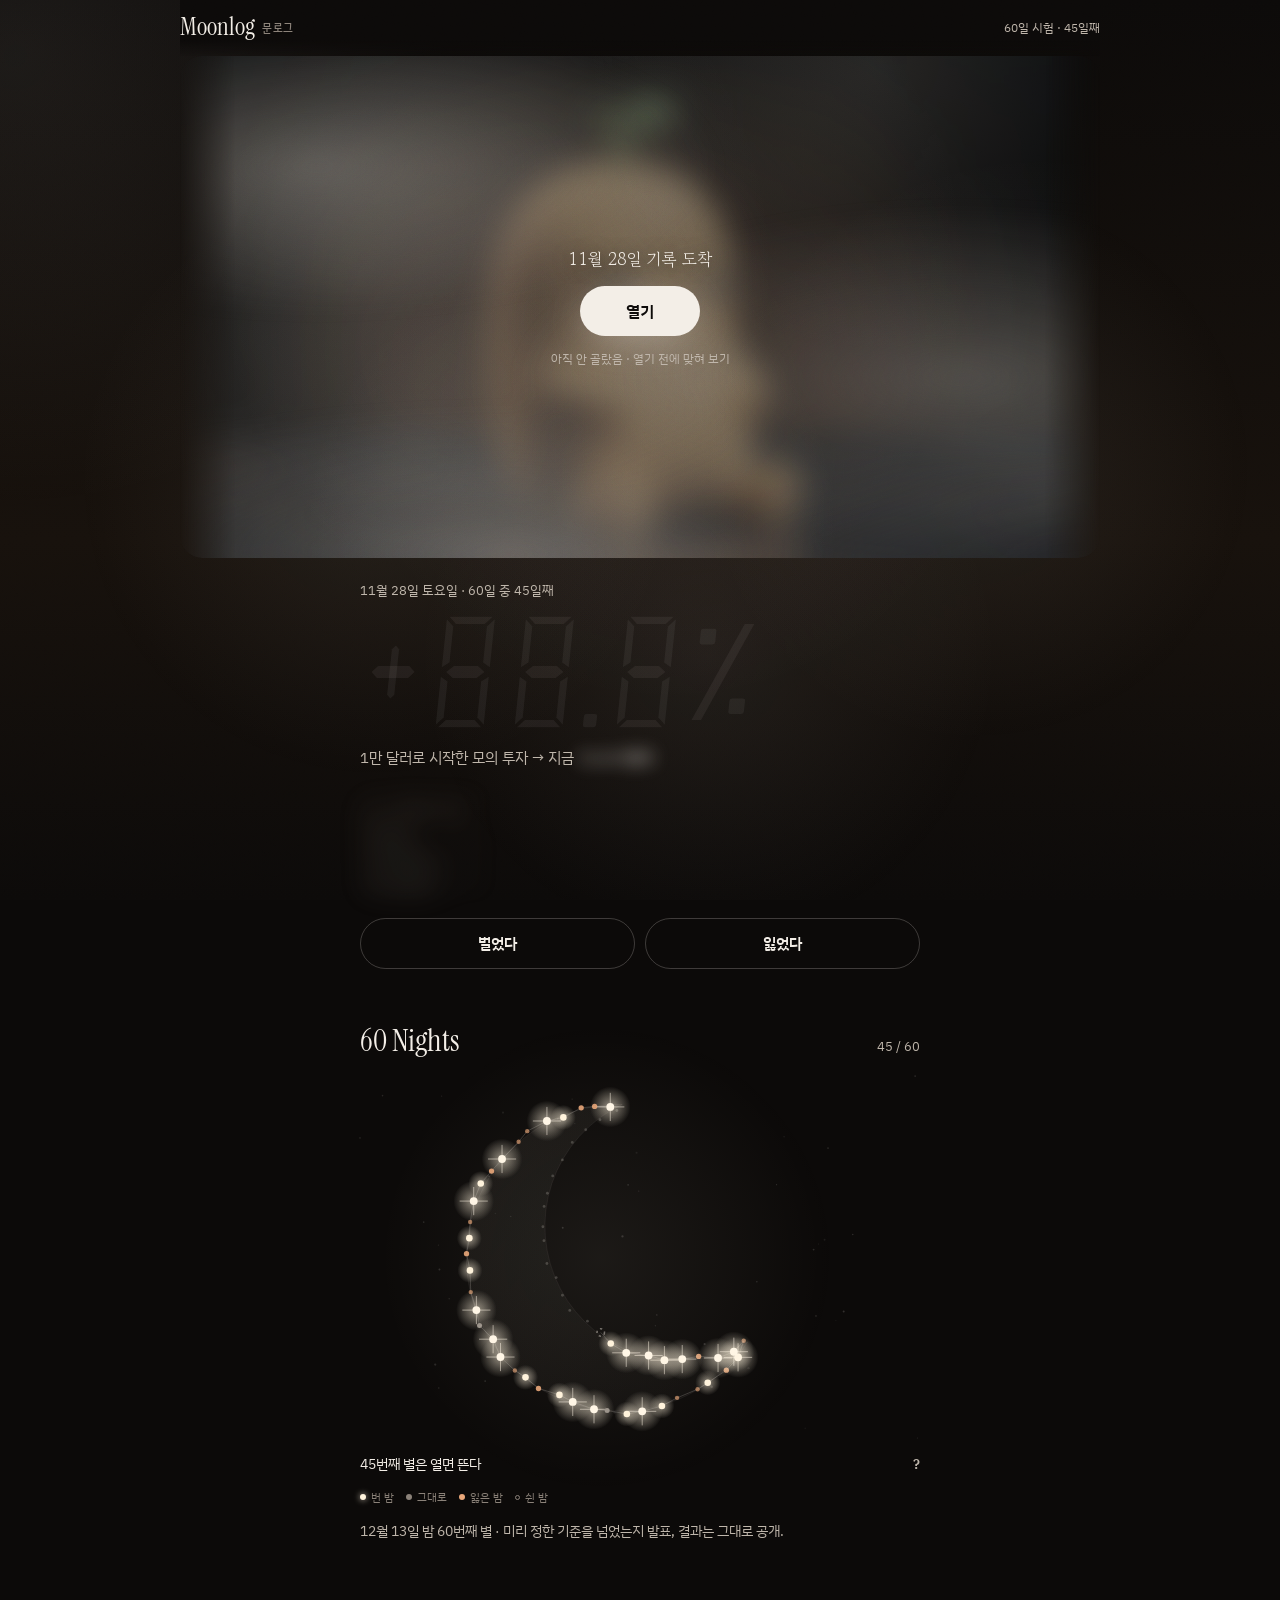
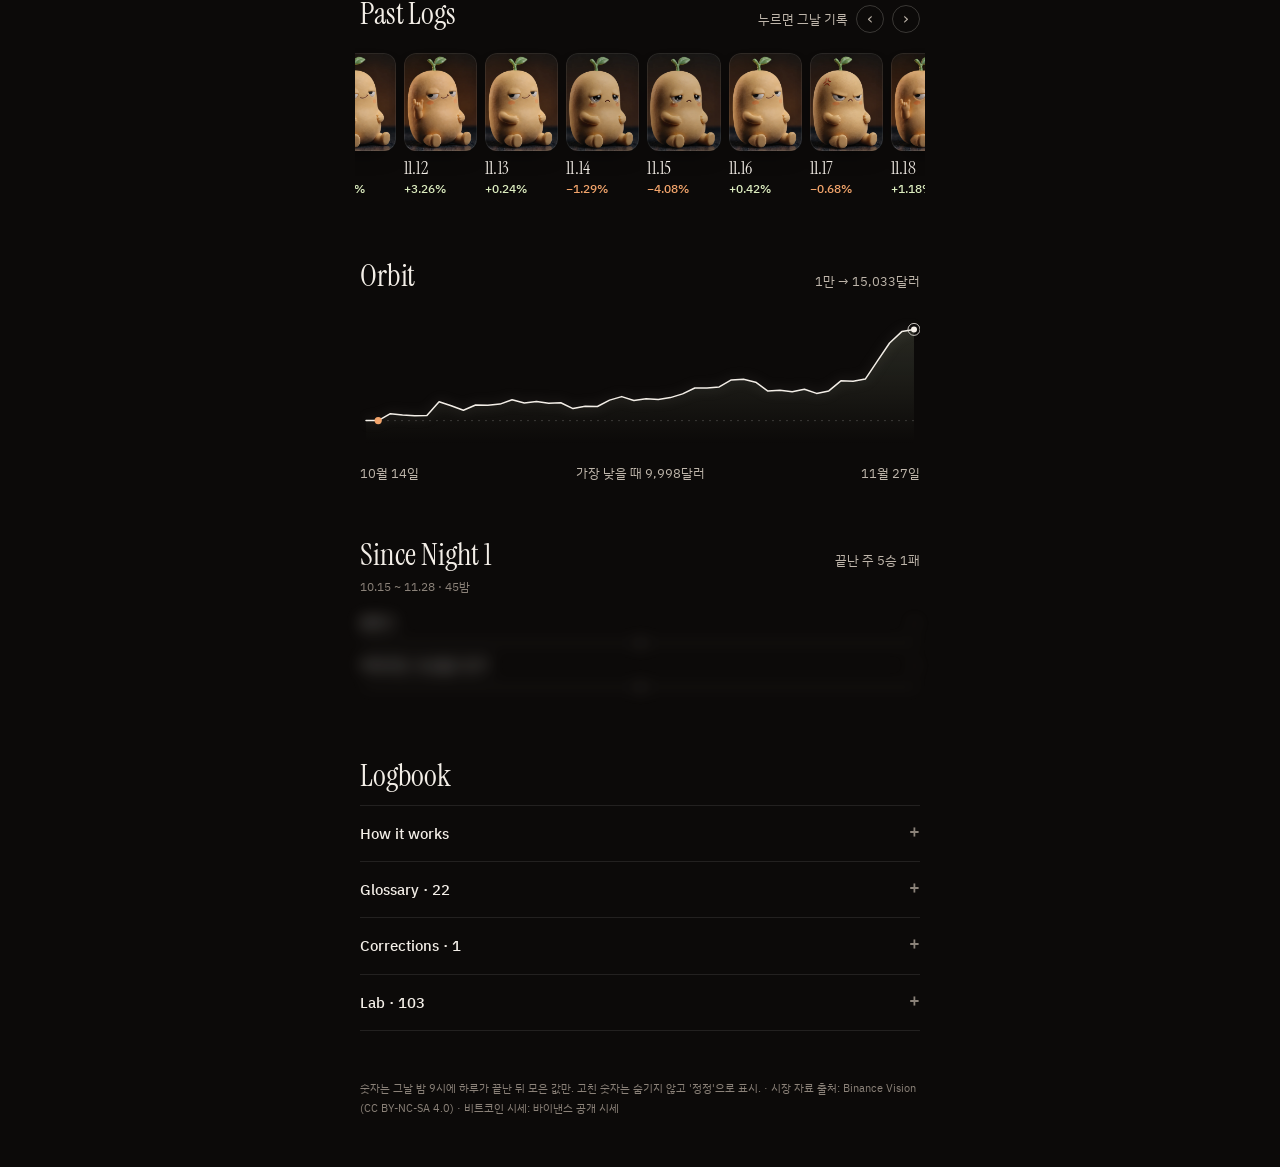
<file: index.html>
<!doctype html>
<html lang="ko">
<head>
<meta charset="utf-8">
<meta name="viewport" content="width=device-width,initial-scale=1">
<title>Moonlog 문로그 — 밤마다 업데이트되는 모의 투자 기록</title>
<meta name="description" content="Moonlog 문로그 — 밤마다 업데이트되는 모의 투자 기록. 매일 밤 9시 20분쯤 그날 기록이 도착한다.">
<link rel="preconnect" href="https://fonts.googleapis.com">
<link rel="preconnect" href="https://fonts.gstatic.com" crossorigin>
<link rel="stylesheet" href="https://fonts.googleapis.com/css2?family=Gowun+Batang:wght@400;700&family=IBM+Plex+Mono:wght@400;500&family=IBM+Plex+Sans+KR:wght@400;500;600&family=Instrument+Serif&display=swap">
<link rel="stylesheet" href="assets/site.css">
<link rel="icon" href="favicon.ico" sizes="16x16 32x32 48x48">
<link rel="icon" href="icon-32.png" type="image/png" sizes="32x32">
<link rel="icon" href="favicon.svg" type="image/svg+xml">
<link rel="apple-touch-icon" href="apple-touch-icon.png">
</head>
<body>
<!-- 공개 사이트 "콩의 밤 방" 3판 — LED 숫자 · 그날의 얼굴(디자인 지시 2026-10-19, 오너 고름: 숫자 LED · 큰 자리 숫자 · 새 얼굴 다섯).
     ① 기다릴 때(LED 카운트다운 · 미리 찍기) ② 도착(무표정 · 안개 · 꺼진 LED · 열기) ③ 연 뒤(그날 얼굴 · LED · 맞힘).
     서버 없이 이 기기 저장으로만 돈다. 자료는 public/*.json 뿐이고 글은 정해진 문구뿐, 숫자는 전부 밤 배치가 만든 것이다.
     얼굴은 scene.json 의 weather 로 화면이 고른다 — 새 공개 값은 없다. -->
<canvas id="sky" aria-hidden="true"></canvas>
<div class="wrap" id="first" data-state="wait">
  <header class="bar"><b class="mark" id="siteName"><span class="wm-en">Moonlog</span><span class="wm-ko">문로그</span></b><span class="status" id="topRight">다음 기록 밤 9시 20분</span></header>

  <div class="window hide-img" id="window" data-weather="none"><!-- 사진은 그 상태의 얼굴이 받아진 뒤에 나타난다(showImgs) -->
    <img id="photo" src="assets/face/deadpan.webp" alt="크림빛 콩 피규어 — 무표정" width="1743" height="902">
    <img id="face" class="face" src="assets/face/deadpan.webp" alt="" width="1743" height="902">
    <canvas id="wcanvas" aria-hidden="true"></canvas>
    <div class="fogl" id="fog" style="opacity:0"></div>
    <div class="veil" id="veil" hidden>
      <p id="veilText"></p>
      <button class="open" id="openBtn" type="button">열기</button>
      <small id="veilGuess"></small>
    </div>
  </div><!-- 창은 사진 + 날씨만 — 그림 출처 줄 · 한마디 자막은 지웠다(문로그 지시 4-1 · 글규칙 데이터우선 1절) -->

  <section class="state" id="state" aria-live="polite"></section>

  <div class="rest">
    <section class="sec" id="verdict" data-words-allow="verdict" hidden></section><!-- 60밤 판정(디자인 판정 지시 2-2) — 판정 낱말이 없으면 비고 숨는다 -->

    <section class="sec" id="kongjari" hidden>
      <div class="row"><h2>60 Nights</h2><span id="starCount"></span></div>
      <div class="moon"><svg id="constel" viewBox="0 0 358 236" role="img"></svg></div><!-- 상자 없이 밤하늘 위에 바로(초승달 지시 B) -->
      <div class="cap" id="starCap" aria-live="polite"></div>
      <p class="prepnote" id="prepNote" hidden></p>
      <p class="prepnote" id="moonNote" hidden></p>
      <div class="skykey"><i class="k1"></i>번 밤<i class="k2"></i>그대로<i class="k3"></i>잃은 밤<i class="k4"></i>쉰 밤</div>
      <p class="sub" id="finale"></p>
    </section>

    <section class="sec" id="nightsSec" hidden>
      <div class="row"><h2>Past Logs</h2><div class="pgnav"><span>누르면 그날 기록</span><button class="pg" id="nightsPrev" type="button" aria-label="지난 일곱 밤">‹</button><button class="pg" id="nightsNext" type="button" aria-label="다음 일곱 밤">›</button></div></div>
      <div class="nights" id="nights"></div>
    </section>

    <section class="sec" id="flow" hidden>
      <div class="row"><h2>Orbit</h2><span id="chartMoney"></span></div>
      <svg id="chart" viewBox="0 0 358 150" preserveAspectRatio="none" role="img"></svg>
      <div class="row axis"><span id="chartFrom"></span><span id="chartLow"></span><span id="chartTo"></span></div>
    </section>

    <section class="sec" id="duel" hidden></section>

    <section class="sec" id="more" hidden><h2>Logbook</h2><div id="folds"></div></section>

    <a class="insta" id="insta" href="#" rel="noopener" hidden>매일 밤 9시, 문로그의 하루를 15초로 — 인스타그램에서 보기 ›</a>
    <footer class="foot" id="foot"></footer>
  </div>
</div>
<svg class="grain" aria-hidden="true"><filter id="grainF"><feTurbulence type="fractalNoise" baseFrequency="0.9" numOctaves="2" stitchTiles="stitch"></feTurbulence></filter><rect width="100%" height="100%" filter="url(#grainF)"></rect></svg>

<script>
'use strict';
/* ── 설정 — 바뀌면 여기 한 곳만 ──────────────────────────────────────────── */
const SITE_NAME = '문로그';          // 사이트 이름(오너 결정, 10월 19일) — 바꾸면 이 줄과 <title> · README 이름 자리 목록
const SITE_NAME_EN = 'Moonlog';     // 글자표는 영문이 앞, 한글이 작게 따라온다(디자인 문로그 지시 2절)
const HERO_FRAME = 'center';        // 3판 얼굴 다섯 장은 표식이 없다 — 가운데(52% 50%)로 자른다
const INSTAGRAM_URL = '';           // 인스타 계정이 생기면 — 비면 바닥 위 한 줄을 숨긴다
// 만든 곳 표식(GROO STUDIO · 디자인 판정 지시 4절) — 통합 사이트가 열린 뒤 기획 신호를 받고 'https://groostudio.com/' 을 넣는다.
// 비면 바닥 맨 끝 표식을 만들지 않는다
const STUDIO_URL = '';
/* 방문 집계 — GoatCounter(쿠키 없음, 개인 정보 안 남김). 값은 오너가 만든 설정 값
   (예: https://<코드>.goatcounter.com/count). **비어 있으면 태그를 넣지 않는다.** */
const GOATCOUNTER = '';
const RELEASE = {h: 21, m: 20};     // 매일 이 한국 시각쯤 새 결과(밤 배치 21:20)

/* 자료는 public/*.json 뿐이다 — tools.public_export 가 밤마다(21:20) 허용 목록만 담아 만든다(그날 밤 9시에 끝난 하루까지). */
const FILES = ['site', 'summary', 'equity_daily', 'trades_daily', 'checks', 'thermometer', 'lab', 'diary', 'weeks', 'scene'];
const RULE_EDITION = 5;              // 규칙 판 — 화면에는 안 보인다. 사양 판이 바뀌면 시험이 여기서 멈춘다(사전의 규칙 줄을 다시 읽으라는 못)
const SEASON_DAYS = 60;
const SEASON_MAX = 90;               // 연장 끝(사전등록 5-1 — 300건 미만이면 300건까지, 길어도 90밤) · 보류 날짜 줄 '90일 중'
const SEASON_TRADES = 300;           // 판정 거래 하한(사전등록 5-1) — 90번째 밤 판정이 이보다 적으면 '못 채운 채'
const FLAT = 0.10, BIG = 1.00;      // 장면 값 문턱 — tools.public_export 의 FLAT·BIG 과 같아야 한다(시험)
/* 이 기기에만 — 마지막으로 연 날 · 찍은 답(날짜별) · 맞힌 날 연속 · 연 날 연속 · 판정한 날마다 맞힘과 그때 연속(지난 기록 보기) */
const KEYS = {opened: 'kong.opened', guess: 'kong.guess', gStreak: 'kong.guessStreak',
              vStreak: 'kong.visitStreak', vDay: 'kong.visitDay', verdicts: 'kong.verdicts'};
const VERDICT_KEEP = 120;           // 판정 기록은 최근 이만큼만(시즌 60 + 연장 30 넘게)
const WEATHER_WORD = {clear_star: '별똥별', clear: '맑음', cloudy: '구름', rain: '비', storm: '폭우', closed: '쉼'};
const DAYS = ['일', '월', '화', '수', '목', '금', '토'];
/* 얼굴 다섯 장(1743×902 · 표식 없음) — 그날 날씨가 얼굴을 고른다(캐릭터_최종 · 문턱은 public_export 그대로).
   열기 전(도착)은 늘 무표정 — 얼굴이 결과를 먼저 말하지 않게. 쉰 밤도 무표정(어둡게 + 커튼 줄) */
const FACE_SRC = f => `assets/face/${f}.webp`;
const FACE_OF = {clear_star: 'rock', clear: 'smug', cloudy: 'deadpan', rain: 'angry', storm: 'cry', closed: 'deadpan'};
const FACE_WORD = {rock: '락 손', smug: '씩 웃음', deadpan: '무표정', angry: '뿔남', cry: '울음'};
const FACE_ALT = {rock: '락 손을 든 얼굴', smug: '씩 웃는 얼굴', deadpan: '무표정', angry: '뿔난 얼굴', cry: '우는 얼굴'};
const faceOf = w => FACE_OF[w] || 'deadpan';
/* 무표정 날(구름 · 쉼)은 원본 사진 그대로 — 달 · 구름 · 그늘 · 밝기 0(오너 2026-11-01 "효과 다 빼고 원본 사진 배경으로") */
const plainDay = w => FACE_OF[w] === 'deadpan';
/* 콩 상자(원본 비율) — 창 안의 별·달은 이 밖에만(빗줄기는 지나가도 된다). 픽셀이 아니라 비율이라 사진 크기와 무관 */
const KONG_BOX = {x0: 0.36, x1: 0.66, y0: 0.13, y1: 0.92};
/* 날씨 바탕 색조 — 페이지 바탕을 그날 날씨의 두 색으로(위 → 60%). 도착은 중립(맑음).
   3판-b: 날씨는 색이 아니라 빛으로 — 늘 같은 따뜻한 밤이고 날이 나쁠수록 불만 낮춘다(남색 · 잿빛을 걷음) */
const SKY_TINT = {clear: ['#0c0a09', '#17110c'], clear_star: ['#0d0a08', '#1f160c'], cloudy: ['#0c0a09', '#141110'],
                  rain: ['#0a0908', '#110e0c'], storm: ['#080706', '#0c0a09'], closed: ['#0b0908', '#100d0b']};
/* 사진에 거는 빛(3판-b) — 연 뒤 · 카드 ②③. 채도는 건드리지 않는다. 기다릴 때는 0.82 에 곱한다. 쉼은 무표정 날이라 원본(11-01) */
const LIGHT = {rain: 0.9, storm: 0.8};
const lightOf = w => LIGHT[w] || 1;
/* 고정 문구 — 3판 말투: 칸 이름과 안내는 명사나 '~다' 로 끝내고 '~요' 로 끝내지 않는다(디자인 3판 §5).
   글은 데이터 우선 고정 문구뿐 — 느낌표 · 말 걸기 · 꾸민 말 없이, 데이터에 있는 것만(오너 글규칙 · 디자인 글규칙 데이터우선) */
const TEXT = {
  failed: '자료를 못 읽음 · 잠시 뒤 다시 열기',
  // 공개 낱말은 '모의'(오너 · 디자인 모의표현 지시 · 기획 승인 2026-10-20) — 머리 줄은 '60일 시험'(오너 글 고침 11월 22일 —
  // 옛 이름은 무엇을 점검하는지 안 보였다)
  prestart: '모의 투자 시작 전', topDay: n => `60일 시험 · ${n}일째`, topPre: '60일 시험 시작 전',
  nextAt: '다음 기록 밤 9시 20분',
  worstNone: '시작 아래로 내려간 적 없음',
  waitHead: '다음 기록까지',
  late: '곧 도착 · 조금 늦어지는 중',
  pickUp: '벌었다', pickDown: '잃었다',
  pickNote: '고른 답은 이 기기에만 남는다 · 돈은 걸지 않는다',
  veilNoGuess: '아직 안 골랐음 · 열기 전에 맞혀 보기',
  preHead: '열기 전에 맞혀 보기',
  hit: '맞힘', miss: '틀림 · 연속 기록 끝', draw: '그대로 · 무승부',
  rest: '쉰 날 · 없던 걸로', noGuess: '다음엔 미리 맞혀 보기',
  // 소제목 — 영문만(글자표와 같은 글꼴은 site.css, 디자인 영문 제목 지시 A). nextHead 는 찍기 단추 묶음의 화면 읽기 이름(보이지 않음)
  nextHead: '다음 로그 맞히기', nextEn: 'Next Log',
  starDue: n => `${n}번째 별은 열면 뜬다`,
  // 60 Nights 아래 한 줄(오너 글규칙 '짧게' — 디자인 다듬기 2026-10-20). 날을 모르면(시즌 전) 날 없이
  finale: (n, when) => `${when ? `${when} 밤 ${n}번째 별` : `${n}번째 별이 뜨는 밤`} · 미리 정한 기준을 넘었는지 발표, 결과는 그대로 공개.`,
  extended: '연장전',
  // 시작부터(Since Night 1 — 오너 10-24 '처음 시작일부터 지금까지', 디자인 지시 B). 영문 머리는 장식
  weeksTitle: 'Since Night 1', kong: '문로그', btcName: '비트코인 그냥 들고 있기', btcNone: '비트코인 시세 못 받음.',
  finWeeks: '끝난 주', nightsWord: '밤',
  howTitle: 'How it works',
  ledgerHead: 'LOG · 어젯밤 9시보다',  // 높았을 때 · 낮았을 때가 무엇과 견준 값인지(디자인 대조 2026-10-19 · 영문 제목 A)
  dictTitle: n => `Glossary · ${n}`, dictAlt: '흔히 부르는 말',
  // 판의 기준 날 = 판정 시작 봉의 날(공개 자료 summary.started — 사양 상수에서 온다. 다시 시작 뒤엔 새 시작 봉의 날, 준비 기간
  // 마지막 밤엔 준비 기간 시작 날). 손으로 적은 날짜는 시작 봉이 바뀌는 날 한쪽만 고쳐진다
  // 규칙 꼬리표 — 안쪽 판 이름 없이 '지금 규칙' 과 정한 날만(오너 글 고침 11월 22일)
  ruleTag: iso => `지금 규칙 기준${iso ? `(${iso.slice(0, 4)}년 ${md(iso)}에 정함)` : ''}`,
  // 닫는 때는 사양 상수(live.futures_paper.spec.HOLD_HOURS) 그대로 — 시험이 맞춘다. 문로그가 적는 것은 모의 기록이고 그 기록은
  // 늘 이 시간 뒤에 닫는다. 돈을 이르는 말은 공개 낱말 '모의' 그대로(오너 10월 20일 요청)
  how: 'AI가 4시간마다 코인이 오를지 내릴지 예측한다. 모의 자금으로, 오를 것 같으면 오르는 쪽에, 내릴 것 같으면 내리는 쪽에 건다. ' +
       '건 것은 8시간 뒤에 닫는다. 어떤 코인인지는 밝히지 않는다.',
  labTitle: n => `Lab · ${n}`, labLead: '지난 자료로 해 본 시험. 안 된 것도 그대로 적는다.',
  fixTitle: n => `Corrections · ${n}`,
  numbersLate: '숫자는 그날 밤 9시에 하루가 끝난 뒤 모은 값만. 고친 숫자는 숨기지 않고 \'정정\'으로 표시.',
  fixWord: '정정',
  counter: '방문 수만 센다 · 쿠키는 쓰지 않는다',
  veil: d => `${d} 기록 도착`,
  // 시작부터 판정 한 줄(디자인 지시 B — 데이터 우선 꼴). 차이 0.05%p 안은 비슷함. 밤 수는 범위 줄에만(since_start.nights)
  sinceNear: '시작부터 비슷함.', sinceLead: who => `시작부터 ${who} 앞섬.`,
  // 60밤 다시 시작(오너 결정 2026-10-20 · 디자인 지시 다시시작) — 준비 기간은 시즌 수에 안 들어간다. 데이터 우선 꼴, 'API' 같은 말 없이
  prepWord: '준비 기간', prepTop: (n, last) => `준비 기간 ${n}일째${last ? ' · 내일부터 1일째' : ''}`,
  prepLastBar: d1 => `준비 기간 마지막 밤 · ${d1} 밤부터 60밤을 새로 센다`,
  restartBar: (d1, a, b) => `다시 시작 · ${d1} 밤부터 60밤을 새로 센다 · ${a}~${b}은 준비 기간`,
  // 캡션 아래 한 줄은 수 없이(디자인 대조 ① — 띠의 준비 무리 칸 수와 어긋나지 않게. 기간은 알림 줄 날짜 범위가 말한다)
  prepGo: '준비 기간 보기', prepNote: '준비 기간 기록은 Past Logs 에', firstStar: d1 => `${d1} 밤에 첫 별`,
  prepTag: (a, b) => `준비 기간 · ${a}–${b}`, prepDay: n => `준비 기간 ${n}일째`,
  // 모형 교체 알림 한 줄(오너 결정 2026-10-20 — 다시 세지 않고 기록을 잇는다). 정정이 아니다. 날짜는 공개 자료 summary.model_swap
  swapNote: (d, when) => `${d} ${when}에 AI가 배우는 자료를 거래소 공개 자료로 바꿨다. 기록은 끊지 않고 이어 간다.`,
  prepWhy: (d1, a, b) => `${d1} 밤부터 AI가 배우는 자료를 공개 자료로 바꿔 60밤을 새로 센다. ${a}~${b}의 기록은 준비 기간으로 남긴다. ` +
                         '준비 기간 값은 바꾸지 않는다.',
  // words-allow verdict — 60밤 판정 이름(통과 · 미달 · 보류)은 이 자리 안에서만(words.md 37행 예외 · 기획 10-24)
  // 60밤 판정(디자인 판정 지시 2 · 3절 표 그대로) — 판정 낱말은 공개 자료의 영문(pass · fail · extended)이고 이름은 여기에만.
  // 기준 문장은 사전등록 5-2 를 쉬운 말로 옮긴 고정 문구다. 수(40 · 95 · 300 · 60 · 90 · 30)는 시험이 사양 상수와 맞춘다
  vTitle: 'Verdict',
  vName: {pass: '통과', fail: '미달', hold: '보류'},
  vLed: {pass: 'PASS', fail: 'FAIL', hold: 'HoLd'},
  vSay: {pass: () => '미리 적은 기준 셋을 모두 넘었다.', fail: list => `기준 ${list} 넘지 못했다.`,
         hold: d => `기준 ①(거래 한 번당 평균 손익)이 0 보다 낮다. 다만 크게 모자라지는 않는다. 30밤 더 센 뒤 ${d}에 다시 판정.`},
  // 통과 갈래의 꼬리 줄은 뺐다(오너 글 고침 11월 22일 — 안내 문구) — 갈래에 글이 없으면 줄을 안 그린다
  vLaw: {fail: '미달이면 이 AI 규칙은 고치지 않고 끝낸다.', hold: '다시 판정할 때까지 기록은 이어진다.'},
  vGateHead: day => `기준 · 돌리기 전에 적어 둔 그대로 · 지금 규칙${day ? `(${day}에 정함)` : ''}`,
  vGate: ['거래 한 번당 평균 손익 · 지난 시험 값보다 크게 모자라지 않음', '가장 많이 빠졌을 때', 'AI가 정한 대로 주문한 비율 · 95% 이상'],
  vGate2Tail: '40% 안 · 돈이 바닥난 적 없음',
  vMark: {pass: '넘음', fail: '못 넘음', hold: '보류'},
  // 기준 셋 아래 — 60밤에 300건을 넘었으면 '넘어', 300건 연장 뒤(61~90밤)면 '채워'(디자인 2-6 · 기획 10-24). 90번째 밤에
  // 300건을 못 채우고 판정한 판(nights == 90 && closed < 300)만 사실 그대로 '못 채운 채'(기획 (가) · 디자인 대조 10-24 —
  // 52 check_verdict 가 그 밤만 허용). 고르는 규칙은 footOf
  vFoot: (n, nights) => nights > 60 ? `끝낸 거래가 ${n}건 · 300건을 채워 ${nights}밤에 판정` : `끝낸 거래가 ${n}건 · 300건을 넘어 ${nights}밤에 판정`,
  vFootShort: (n, nights) => `끝낸 거래가 ${n}건 · 300건을 못 채운 채 ${nights}밤에 판정`,
  vFootAgain: (n, d) => `끝낸 거래가 ${n}건 · ${d} 보류 뒤 30밤 더 세어 판정`,
  vRecHead: '기준 아님 · 적어 두는 값',
  vBarDue: n => `${n}밤 판정 · 열면 보임`, vBarNight: (n, name) => `${n}밤 판정 · ${name}`, vGo: '판정 보기',
  vBarAgainDue: '다시 판정 · 열면 보임', vBarAgain: name => `다시 판정 · ${name}`,
  vBarAfter: {pass: d => `${d} 판정 · 통과 · 기록은 이어짐`, hold: (d, nx) => `${d} 판정 · 보류 · ${nx} 다시 판정`,
              fail: d => `${d} 판정 · 미달 · 기록은 이날 밤에서 끝남`},
  vCounting: '60밤 끝 · 판정은 기준대로 센 뒤 여기에',
  vMore: '60밤 끝 · 끝낸 거래가 300건이 될 때까지 센다 · 길어도 90밤',
  vTop: {pass: n => `60일 시험 통과 · ${n}일째`, hold: n => `60일 시험 보류 · ${n}일째`, fail: n => `60일 시험 끝 · ${n}일`},
  // Logbook 단락 = 머리(날 · n밤 판정 또는 다시 판정 · 이름) + 갈래 꼬리(지시 2-4 · 2-7)
  vBookHead: (d, n, name, again) => `${d}에 ${again ? '다시' : `${n}밤`} 판정 · ${name}.`,
  vBook: {pass: () => '판정 뒤에도 같은 규칙으로 기록을 잇는다. 판정에 쓴 값은 바꾸지 않는다.',
          fail: () => '미리 적은 대로 이 AI 규칙은 고치지 않고 끝낸다. 기록은 지우지 않는다.',
          hold: nx => `미리 적은 대로 30밤 더 센 뒤 ${nx}에 다시 판정한다.`},
  // 다시 판정 밤부터 Verdict 맨 아래 한 줄 — 첫 판정(보류)은 at_verdict 그대로(지시 2-7 · 기획 10-24)
  vFirst: (d, p) => `${d} 판정 · 보류 · 기준 ① 보류 · 시작부터 ${p}`,
  // 판정 낱말이 정정되면 얼린 숫자(관문 ② · 정리 건수 · 적어 두는 값)는 처음 값 그대로다 — 그 묶음 위에 꼬리표(기획 10-24)
  vFrozen: d => `${d} 판정 날에 센 숫자(정정 전)`,
  // 늦은 미달 — 셈에 안 들어간 밤(지시 3-3): Past Logs 꼬리표 · 그날 기록 보기 위 줄 · 별 캡션
  uncTag: (a, b) => `판정 뒤 · 셈에 안 들어감 · ${a}–${b}`, uncWord: '셈에 안 들어감', uncBack: '마지막 기록으로',
  uncCap: (d, p) => `${d} · 셈에 안 들어감 · ${p}`,
  // words-allow end
  moonAfter: n => `${n}번째 밤부터는 Past Logs 에`,
  postTag: (a, b) => `판정 뒤 · ${a}–${b}`, orbitMark: '판정',
  studio: 'GROO STUDIO — 그루 스튜디오의 프로젝트', studioKo: '그루 스튜디오의 프로젝트 ›',
};
/* 쉬운 말 사전 — 디자인 원고(쇼츠원고_쉬운말사전_초안 26편, 기획 확인 10-15)를 3판 말투로(디자인 2026-10-19): 표제는 명사 ·
   뜻은 '~다'(내용은 그대로) · 한마디는 내림 — 11번은 기획이 손본 사실 문장이라 뜻 뒤에 '~다' 로 붙임.
   오너 글 고침(11월 22일) — 화면 어디에도 안 쓰는 낱말 넷(원고 7 · 8 · 9 · 22번)은 뺐고, 15번의 실험 이야기 문장 · 23번의
   진짜 돈 문장도 뺐다. 5 · 6번 표제는 장부 칸 이름과 같은 말로 바꿨다.
   `alt`(흔히 부르는 말)만 바깥 말을 쓴다 — words.md 검사의 예외 칸, 작게. `rule` 은 규칙 숫자를 말하는 줄(흐린 꼬리표) —
   숫자는 시험이 사양(live.futures_paper.spec)과 맞춘다. 표제 '60 Nights' 는 소제목과 같은 낱말이다(영문 제목 지시 A) */
const DICT = [
  {w: '모의 투자', d: '진짜 돈 대신 장부 속 숫자로 사고팔아 보는 것이다.', alt: '페이퍼 트레이딩'},
  {w: '가장 많이 빠졌을 때', d: '제일 높았던 때에서 제일 낮았던 때까지 빠진 만큼이다.', alt: 'MDD · 최대 낙폭'},
  {w: '시작부터', d: '첫날 1만 달러와 견줘서 지금 얼마나 늘었는지 줄었는지를 나타낸다.', alt: '누적 수익률'},
  {w: '오를 쪽 · 내릴 쪽', d: '값이 오르면 버는 자리와, 값이 내리면 버는 자리다.', alt: '롱 · 숏'},
  {w: '거래 끝냄', d: '들어갔던 거래를 닫는 것이다. 이때 번 것과 잃은 것이 정해진다.', alt: '청산'},
  {w: '8시간 뒤 닫기', d: '미리 정한 규칙이 8시간이다. 결과를 보고 바꾸지 않는다.', alt: '보유 기간', rule: true},
  {w: '선물 이자', d: '선물을 들고 있으면 8시간마다 오가는 작은 돈이다. 받을 때도 낼 때도 있다.', alt: '펀딩비'},
  {w: '몇 배로 걸기', d: '가진 돈보다 크게 거는 것이다. 크게 벌 수도, 크게 잃을 수도 있다. ' +
     '모의 투자의 규칙상 가진 돈의 1.5배까지만 건다. 빌린 돈이 아니라, 거는 비율의 상한이다.', alt: '레버리지', rule: true},
  {w: '미리 정한 규칙', d: '시험하기 전에 "이렇게 하고, 이러면 기준을 넘은 것"을 먼저 적어 두는 것이다.', alt: '사전등록'},
  {w: '지난 자료로 해 본 시험', d: '이 규칙이 그때 있었으면 어땠을지 옛 자료로 돌려 보는 것이다.', alt: '백테스트'},
  {w: '안 본 구간', d: '규칙을 만들 때 일부러 안 본 기간이다. 거기서도 되면 조금 더 믿는다.', alt: '홀드아웃 · 아웃오브샘플'},
  {w: '기준을 넘음', d: '미리 정한 규칙의 조건을 다 채웠다는 뜻이다. 못 채우면 그대로 적는다.', alt: '통과 · 기각'},
  {w: '자료를 못 받아 쉼', d: '자료가 안 오면 아무것도 안 한다. 모르는 채로 사지 않는다.', alt: '판정 불가'},
  {w: '살 게 없음', d: '확신이 큰 게 없으면 들어가지 않는다. 안 하는 것도 판단이다.', alt: '거래 없음'},
  {w: '4시간마다 보기', d: '4시간에 한 번씩 코인들을 보고, 오를지 내릴지 점친다.', alt: '4시간 봉', rule: true},
  {w: '비트코인 그냥 들고 있기', d: '아무것도 안 하고 비트코인만 들고 있었으면 어땠을지와 견준다.', alt: '벤치마크 · 존버'},
  {w: '밤 9시 뒤에 나오는 숫자', d: '그날 거래가 밤 9시에 다 끝난 뒤에, 모은 값만 보여 준다. 어떤 코인을 샀는지는 없다.', alt: '공개 지연'},
  {w: '코인 이름 없음', d: '연습 기록이지 추천이 아니라서 코인 이름은 안 알린다.', alt: '종목 추천 없음'},
  {w: '60일 뒤', d: '미리 정한 기준을 넘었는지 본다.', alt: '페이퍼 판정'},
  {w: '60 Nights', d: '하룻밤에 별이 하나씩 뜬다. 60개가 모이면 별자리가 완성된다.'},
  {w: '날씨', d: '맑으면 번 밤, 구름이면 그대로, 비면 잃은 밤이다.'},
  {w: '정정', d: '보여 준 숫자를 다음 날 다시 확인해서 바뀌면, 숨기지 않고 \'정정\'으로 알린다.'},
];
const $ = s => document.querySelector(s);
const esc = s => String(s ?? '').replace(/[&<>"]/g, c => ({'&': '&amp;', '<': '&lt;', '>': '&gt;', '"': '&quot;'}[c]));
const pct = (x, d = 1) => x == null ? '—' : (x > 0 ? '+' : x < 0 ? '−' : '+') + Math.abs(x).toFixed(d) + '%';
/* 하루 % — 공개 자료가 원값에서 둘째 자리로 한 번 반올림한 값을 **그대로** 보인다(toFixed(2) 는 끝 0 채움뿐).
   화면이 한 자리로 다시 줄이면 x.x5 에서 원값과 반대로 내려갔다 — 10-19 원값 +7.3503% 가 +7.3% 로(기획 결정 (가) 2026-10-24) */
const pctOf = x => x == null ? '쉼' : pct(x, 2);
const tone = w => w === 'clear' || w === 'clear_star' ? 'up' : w === 'rain' || w === 'storm' ? 'down' : 'flat';
const md = s => { const m = String(s || '').match(/^(\d{4})-(\d{2})-(\d{2})$/); return m ? `${+m[2]}월 ${+m[3]}일` : ''; };
const dow = s => DAYS[new Date(s + 'T00:00:00Z').getUTCDay()];
const addDays = (iso, n) => { const d = new Date(iso + 'T00:00:00Z'); d.setUTCDate(d.getUTCDate() + n); return d.toISOString().slice(0, 10); };
const short = n => n === 10000 ? '1만' : Math.round(n).toLocaleString('en-US');                      // "1만" · "9,820"
const usdWord = n => n === 10000 ? '1만 달러' : Math.round(n).toLocaleString('en-US') + '달러';      // "1만 달러" · "9,820달러"
const usdSigned = n => Math.round(n) === 0 ? '그대로' : (n > 0 ? '+' : '−') + Math.abs(Math.round(n)).toLocaleString('en-US') + '달러';
/* 정정(디자인 정정줄 1판) — diary.json 의 corrections: 날짜 · 전 값 → 새 값 · 까닭 한 줄(정해진 문장만). 지우지 않는다.
   쇼츠 카드와 같은 글이다(시험이 견준다). 둘 넘으면 둘까지 쓰고 '외 n건 — 사이트 일지에' */
const fixesOf = D => (D && D.diary && D.diary.corrections) || [];
// 판정 정정(kind verdict · 기획 10-24 · 52 자료 꼴) — 같은 밤의 판정 낱말이 바뀐 밤에만. 전 · 새 낱말은 verdict_before ·
// verdict_after(pass · fail · hold · 드물게 extended, 새 쪽은 셈 중으로 돌아가면 null), 수 칸은 null. 까닭은 고정 문장 둘.
// 문장 안 날짜는 판정 밤(date), 줄이 붙는 밤 · 순서는 정정이 나온 밤(as_of) — 기획 ⓑ 10-24
// words-allow verdict — 60밤 판정 이름(통과 · 미달 · 보류)은 이 자리 안에서만(words.md 37행 예외 · 기획 10-24)
const FIX_VERDICT = {pass: '통과', fail: '미달', hold: '보류', extended: '연장'};
// words-allow end
// 주간 비트코인 정정(두 자리) — 화살표 대신 문장으로(오너 글 고침 11월 22일). 쇼츠 카드의 같은 줄은 이번 범위 밖이라 옛 꼴 그대로다
const fixText = f => f.kind === 'btc_week' ? `${md(f.date)} 주의 비트코인 한 주 변화를 ${pct(f.before, 2)} 에서 ${pct(f.after, 2)} 로 고침`
  : f.kind === 'verdict' ? `${md(f.date)} 판정 ${FIX_VERDICT[f.verdict_before] || '셈 중'} → ${FIX_VERDICT[f.verdict_after] || '셈 중'}`
  : `${md(f.date)} ${pctOf(f.before)} → ${pctOf(f.after)}`;
const fixMore = n => `외 ${n}건 — 사이트 일지에`;
// 늦은 미달(uncounted_nights n > 0, 지시 3-3) — 까닭 뒤에 '그 사이 공개된 n밤 줄은 남기되 셈에서 뺐다'
// 까닭 문장은 공개 자료(diary.json)의 정해진 문장 그대로 — 주간 비트코인 첫 정정의 옛 문장 하나만 화면에서 쉬운 말로 바꿔 읽는다
// (오너 글 고침 11월 22일). 자료의 문장은 안 바꿨다 — 이미 낸 정정 줄은 스냅샷에 옛 문장으로 남아 있고, 내보내기의 '정해진 문장'
// 검사가 그 문장을 본다
const WHY_EASY = {'비트코인 주간 창을 밤 9시 기준으로 맞춤': '한 주를 세는 시각을 밤 9시로 맞췄기 때문'};
const fixWhy = f => (WHY_EASY[f.why] || f.why) + (f.uncounted_nights > 0 ? ` · 그 사이 공개된 ${f.uncounted_nights}밤 줄은 남기되 셈에서 뺐다` : '');
const fixZone = f => f.kind === 'verdict' ? ' data-words-allow="verdict"' : '';                // 판정 정정 줄은 판정 이름 예외 자리
const fixOn = (D, date) => fixesOf(D).filter(f => f.date === date && !f.kind).slice(-1)[0] || null;   // 그날의 마지막 정정(주간 비트코인 · 판정 정정은 날 칸에 안 섞는다)
const fixUsd = f => f.usd_before != null && f.usd_after != null && f.usd_before !== f.usd_after
  ? ` · ${usdWord(f.usd_before)} → ${usdWord(f.usd_after)}` : '';                                  // 금액은 일지 줄에만
const easeOut = x => 1 - Math.pow(1 - Math.min(1, Math.max(0, x)), 3);
const clamp01 = x => Math.min(1, Math.max(0, x));

/* ── LED — 일곱 토막 숫자(디자인 3판 시안의 SEG · SEGP · glyph · ledHTML 그대로). SVG 라 글꼴 파일이 없다.
   칸: 부호 + 숫자 + 점 + %(카운트다운은 부호 없이 쌍점). 꺼진 토막은 크림 6%, 켜진 토막은 손익 색 + 빛. 쇼츠 카드와 같은 꼴(시험) ── */
const LED_OFF = 'rgba(243,238,231,.06)';
const LED_COLOR = {up: '#dcecbf', down: '#f2a46b', flat: '#f3eee7'};   // 연둣빛 크림 · 노을 주황 · 크림
const LED_REST = 'rgba(243,238,231,.55)';                             // 쉰 날은 oFF 를 크림 55%로, 빛 번짐 없이(3판-b)
const LED_EIGHT = 'rgba(243,238,231,.32)';                            // 열 때 0.9초 — 그날 칸에 8 을 흐린 크림으로
const LED_DARK = '+88.8%';            // 꺼진 판은 늘 이 꼴 — 칸 수로 결과(두 자리인지 · 소수 둘째인지)가 새지 않게
const SEG = {'0': 'abcdef', '1': 'bc', '2': 'abged', '3': 'abgcd', '4': 'fgbc', '5': 'afgcd', '6': 'afgedc', '7': 'abc',
             '8': 'abcdefg', '9': 'abfgcd', '-': 'g', ' ': '', 'o': 'cdeg', 'F': 'aefg',
             // 판정 낱말 PASS · FAIL · HoLd(디자인 판정 지시 2-2) — 'oFF' 와 같은 결의 영문 장식
             'P': 'abefg', 'A': 'abcefg', 'S': 'afgcd', 'I': 'ef', 'L': 'def', 'H': 'bcefg', 'd': 'bcdeg'};
const SEGP = {a: 'M12 4 L48 4 L42 10 L18 10 Z', b: 'M50 6 L50 46 L44 42 L44 12 Z', c: 'M50 54 L50 94 L44 88 L44 58 Z',
              d: 'M12 96 L48 96 L42 90 L18 90 Z', e: 'M10 54 L10 94 L16 88 L16 58 Z', f: 'M10 6 L10 46 L16 42 L16 12 Z',
              g: 'M14 50 L20 45 L40 45 L46 50 L40 55 L20 55 Z'};
function ledTokens(str, sign) {
  const out = []; let i = 0;
  if (sign) { if (str[0] === '+' || str[0] === '−') { out.push({k: 'sign', v: str[0]}); i = 1; } else out.push({k: 'sign', v: ''}); }
  for (; i < str.length; i++) {
    const ch = str[i];
    out.push(ch === '.' ? {k: 'dot'} : ch === '%' ? {k: 'pct'} : ch === ':' ? {k: 'colon'} : {k: 'dig', v: ch});
  }
  return out;
}
function ledGlyph(t, c) {            // c = 켜진 색, null 이면 전부 꺼짐
  const on = yes => yes && c ? c : LED_OFF;
  if (t.k === 'sign') return `<svg viewBox="0 0 48 100" aria-hidden="true"><path d="M21 31 L24 28 L27 31 L27 69 L24 72 L21 69 Z" fill="${on(t.v === '+')}"></path>` +
    `<path d="M6 50 L11 45 L37 45 L42 50 L37 55 L11 55 Z" fill="${on(t.v === '+' || t.v === '−')}"></path></svg>`;
  if (t.k === 'dot') return `<svg viewBox="0 0 14 100" aria-hidden="true"><rect x="1" y="85" width="11" height="11" rx="2" fill="${on(true)}"></rect></svg>`;
  if (t.k === 'colon') return `<svg class="colon" viewBox="0 0 14 100" aria-hidden="true"><rect x="1" y="30" width="11" height="11" rx="2" fill="${on(true)}"></rect>` +
    `<rect x="1" y="64" width="11" height="11" rx="2" fill="${on(true)}"></rect></svg>`;
  if (t.k === 'pct') return `<svg viewBox="0 0 56 100" aria-hidden="true"><rect x="6" y="14" width="13" height="13" rx="2" fill="${on(true)}"></rect>` +
    `<rect x="36" y="72" width="13" height="13" rx="2" fill="${on(true)}"></rect><path d="M42 10 L50 10 L14 90 L6 90 Z" fill="${on(true)}"></path></svg>`;
  const lit = SEG[t.v] || '';
  return '<svg viewBox="0 0 60 100" aria-hidden="true">' +
    'abcdefg'.split('').map(k => `<path d="${SEGP[k]}" fill="${on(lit.includes(k))}"></path>`).join('') + '</svg>';
}
function ledHTML(str, c, o = {}) {
  const glow = c && c[0] === '#' && !o.noGlow ? ` style="filter:drop-shadow(0 0 12px ${c}59)"` : '';
  return `<span class="led${o.cls ? ' ' + o.cls : ''}"${glow}>` + ledTokens(str, o.sign !== false).map(t => ledGlyph(t, c)).join('') + '</span>';
}
const ledStr = c => c == null ? 'oFF' : pctOf(c);                    // 쉰 날은 '쉼' 글자 대신 oFF — 소문자 o 는 0 과 다른 꼴(부호 칸은 꺼진 채)
const ledColor = row => row.change_pct == null || isUnc(row) ? LED_REST : LED_COLOR[tone(row.weather)];
/* 숫자 뒤 빛 번짐 — 손익 색(22%), 구름은 크림, 쉰 날은 없음(3판-b) */
const glowOf = row => row.change_pct == null || isUnc(row) ? 'none' : `radial-gradient(circle, ${LED_COLOR[tone(row.weather)]}38, transparent 70%)`;
/* 날씨 바탕 색조 */
function tint(w) {
  const t = SKY_TINT[w] || SKY_TINT.clear;
  document.documentElement.style.setProperty('--sky-a', t[0]);
  document.documentElement.style.setProperty('--sky-b', t[1]);
  document.documentElement.dataset.tint = w in SKY_TINT ? w : 'clear';
}
/* 얼굴 — 아래 장(#photo)은 늘 무표정, 위 장(#face)이 그날 얼굴. 흐림 · 확대는 두 장에 같이, 투명도는 위 장만 */
function setFace(f, op) {
  const el = $('#face');
  if (el.getAttribute('src') !== FACE_SRC(f)) el.setAttribute('src', FACE_SRC(f));
  // 그림 설명은 생김새 — '콩' 은 이름이 아니라 모양을 말하는 낱말이라 남긴다(문로그 지시 4절)
  el.alt = op > 0 ? `크림빛 콩 피규어 — ${FACE_ALT[f]}` : '';
  el.dataset.face = f;
  el.style.opacity = op >= 1 ? '1' : Number(op).toFixed(3);
  $('#photo').alt = op >= 1 ? '' : '크림빛 콩 피규어 — 무표정';
}

/* 캡처·시험만 쓰는 주소 꼬리(#open · #at=600 · #click · #now=2026-11-03T21:30:00%2B09:00) — 여는 단추를 누른 것과 같다 */
const HASH = new URLSearchParams(location.hash.slice(1));
const NOW0 = HASH.get('now') ? new Date(HASH.get('now')) : null;
const now = () => (NOW0 && !isNaN(NOW0)) ? NOW0 : new Date();
const kst = d => new Date(d.getTime() + 9 * 3600e3);                   // UTC 칸에 한국 시각을 담는다
const kstDate = d => kst(d).toISOString().slice(0, 10);
const reduced = () => window.matchMedia('(prefers-reduced-motion: reduce)').matches;

/* 이 기기에만 — 저장을 못 쓰면(시크릿 창 등) 이번 화면 안에서만 기억한다 */
const store = (() => {
  const mem = {};
  return {
    get(k) { try { const v = localStorage.getItem(k); return v == null ? (k in mem ? mem[k] : null) : v; } catch (e) { return k in mem ? mem[k] : null; } },
    set(k, v) { mem[k] = String(v); try { localStorage.setItem(k, String(v)); } catch (e) {} },
  };
})();
function guesses() { try { const g = JSON.parse(store.get(KEYS.guess) || '{}'); return g && typeof g === 'object' ? g : {}; } catch (e) { return {}; } }
function setGuess(date, pick) { const g = guesses(); g[date] = pick; store.set(KEYS.guess, JSON.stringify(g)); }
const gStreak = () => parseInt(store.get(KEYS.gStreak) || '0', 10) || 0;

/* ── 다음 결과 시각 — 매일 한국 21:20. 그때가 지났는데 새 자료가 없으면 '늦어지고 있어요' ── */
function nextRelease(t) {
  const k = kst(t);
  const r = Date.UTC(k.getUTCFullYear(), k.getUTCMonth(), k.getUTCDate(), RELEASE.h, RELEASE.m) - 9 * 3600e3;
  return new Date(r > t.getTime() ? r : r + 86400e3);
}
function expectedAsOf(t) {                // 지금 나와 있어야 할 마지막 날 — 21:20 에 **그날** 것이 나온다(밤 9시에 끝나는 하루)
  return kstDate(new Date(t.getTime() - (RELEASE.h * 60 + RELEASE.m) * 60e3));
}
const hms = ms => { const s = Math.max(0, Math.floor(ms / 1000)); const h = Math.floor(s / 3600), m = Math.floor(s % 3600 / 60);
  return `${h}:${String(m).padStart(2, '0')}:${String(s % 60).padStart(2, '0')}`; };

/* ── 하늘 — canvas 두 장(창 안은 진하게 · 페이지 뒤는 옅게 0.55). 별·달·구름·비·번개·안개를 그날 날씨대로.
   같은 씨앗이라 늘 같은 자리에서 시작한다. 움직임 줄이기면 한 장면만, 숨긴 탭이면 멈춘다. ── */
function rng(seed) {
  return () => { seed |= 0; seed = seed + 0x6D2B79F5 | 0; let x = Math.imul(seed ^ seed >>> 15, 1 | seed);
    x = x + Math.imul(x ^ x >>> 7, 61 | x) ^ x; return ((x ^ x >>> 14) >>> 0) / 4294967296; };
}
const inBox = (x, y, b, pad = 0) => x >= b.x0 - pad && x <= b.x1 + pad && y >= b.y0 - pad && y <= b.y1 + pad;
/* 창 캔버스 (x, y) → 사진 원본의 비율 자리(0~1) — object-fit: cover · object-position 52% 50% · scale(1.1) 기준점 52% 56%
   와 같은 셈. 1024×559 고정값 대신 사진의 naturalWidth/Height 로 센다(못 읽었으면 얼굴 다섯 장의 크기) */
const CROP = {px: 0.52, py: 0.5, k: 1.1, ox: 0.52, oy: 0.56};
function coverOf(W, H) {
  const img = $('#photo'), nw = img.naturalWidth || 1743, nh = img.naturalHeight || 902;
  const s = Math.max(W / nw, H / nh), dx = (W - nw * s) * CROP.px, dy = (H - nh * s) * CROP.py;
  const ox = W * CROP.ox, oy = H * CROP.oy;
  return {toImg: (x, y) => [((x - ox) / CROP.k + ox - dx) / (nw * s), ((y - oy) / CROP.k + oy - dy) / (nh * s)]};
}
function Sky(canvas, o) {
  const ctx = canvas.getContext('2d'), dpr = Math.min(2, window.devicePixelRatio || 1);
  let W = 0, H = 0, mode = 'none', parts = [], flash = 0, shoot = null, t = 0, upto = Infinity, r = rng(o.seed);
  function size() { const b = canvas.getBoundingClientRect(); W = b.width; H = b.height;
    canvas.width = Math.max(1, Math.round(W * dpr)); canvas.height = Math.max(1, Math.round(H * dpr)); ctx.setTransform(dpr, 0, 0, dpr, 0, 0); }
  const moonAt = () => ({x: W * 0.82, y: H * 0.2, r: Math.max(9, W * 0.032)});
  function seed() {
    r = rng(o.seed); parts = []; flash = 0; shoot = null; t = 0;
    let i;
    if (mode === 'clear' || mode === 'clear_star') {
      const c = o.window ? coverOf(W, H) : null, mo = moonAt();
      for (let tries = 0; parts.length < o.stars && tries < 4000; tries++) {
        const x = r() * W, y = r() * H * (o.window ? 0.75 : 1), rad = r() * 1.2 + 0.3, ph = r() * 6.28, sp = 0.6 + r() * 1.4;
        if (c) {
          const [fx, fy] = c.toImg(x, y);
          if (inBox(fx, fy, KONG_BOX, 0.015) || Math.hypot(x - mo.x, y - mo.y) < mo.r * 3) continue;
          parts.push({x, y, r: rad, ph, sp, fx, fy});
        } else parts.push({x, y, r: rad, ph, sp});
      }
      // 시험·캡처용 — 별마다 원본 비율 자리(천분율)
      if (o.window) canvas.dataset.stars = parts.map(p => `${(p.fx * 1000).toFixed(0)},${(p.fy * 1000).toFixed(0)}`).join(' ');
    }
    if (mode === 'rain' || mode === 'storm') {
      const n = Math.round(mode === 'storm' ? o.rain * 1.7 : o.rain);
      // 투명도 비 0.10~0.32 · 폭우 0.14~0.40(3판-b). at = 열 때 그 빗줄기가 나타나는 때
      for (i = 0; i < n; i++) parts.push({x: r() * W * 1.2, y: r() * H, l: 10 + r() * 16, v: (mode === 'storm' ? 13 : 9) + r() * 6,
                                          o: mode === 'storm' ? 0.14 + r() * 0.26 : 0.10 + r() * 0.22, at: Math.round(r() * 1500)});
    }
    if (mode === 'cloudy' || mode === 'fog') {
      const n = o.window ? 6 : 5;
      for (i = 0; i < n; i++) parts.push({x: r() * W, y: mode === 'fog' ? r() * H : r() * H * 0.45,
                                          r: (o.window ? 0.45 : 0.3) * Math.max(W, H) * (0.6 + r() * 0.6), v: 0.05 + r() * 0.12});
    }
    canvas.dataset.mode = mode;
    canvas.dataset.n = String(parts.length);
  }
  function moon(dim) {
    if (!o.window || dim <= 0) return;
    const m = moonAt(), g = ctx.createRadialGradient(m.x, m.y, 0, m.x, m.y, m.r * 5);
    g.addColorStop(0, `rgba(246,236,212,${0.38 * dim})`); g.addColorStop(1, 'rgba(246,236,212,0)');
    ctx.fillStyle = g; ctx.beginPath(); ctx.arc(m.x, m.y, m.r * 5, 0, 6.29); ctx.fill();
    ctx.fillStyle = `rgba(246,236,212,${dim})`; ctx.beginPath(); ctx.arc(m.x, m.y, m.r, 0, 6.29); ctx.fill();
  }
  function draw() {
    t += 1; ctx.clearRect(0, 0, W, H);
    let i, p;
    if (mode === 'clear' || mode === 'clear_star') {
      moon(1);
      for (i = 0; i < parts.length; i++) { p = parts[i]; const a = 0.35 + 0.5 * (0.5 + 0.5 * Math.sin(p.ph + t * 0.02 * p.sp));
        ctx.fillStyle = `rgba(255,255,255,${(a * o.alpha).toFixed(3)})`; ctx.beginPath(); ctx.arc(p.x, p.y, p.r, 0, 6.29); ctx.fill(); }
      if (mode === 'clear_star') {
        if (!shoot && r() < 0.012) shoot = {x: W * (0.2 + r() * 0.6), y: H * r() * 0.3, k: 0};
        if (shoot) {
          shoot.k += 0.035;
          const L = 90 * o.alpha + 40, sx = shoot.x + shoot.k * 220, sy = shoot.y + shoot.k * 110;
          const gr = ctx.createLinearGradient(sx - L, sy - L / 2, sx, sy);
          gr.addColorStop(0, 'rgba(255,240,210,0)'); gr.addColorStop(1, `rgba(255,240,210,${(0.9 * (1 - shoot.k)).toFixed(2)})`);
          ctx.strokeStyle = gr; ctx.lineWidth = 1.6; ctx.beginPath(); ctx.moveTo(sx - L, sy - L / 2); ctx.lineTo(sx, sy); ctx.stroke();
          if (shoot.k >= 1) shoot = null;
        }
      }
    } else if (mode === 'rain' || mode === 'storm') {
      // 3판-b — 창을 덮던 푸른 막은 지웠다. 빗줄기는 따뜻한 흰색(236,228,218), 굵기 비 0.9 · 폭우 1.2
      ctx.lineCap = 'round';
      for (i = 0; i < parts.length; i++) {
        p = parts[i];
        if (p.at <= upto) {
          ctx.strokeStyle = `rgba(236,228,218,${(p.o * o.alpha).toFixed(3)})`; ctx.lineWidth = mode === 'storm' ? 1.2 : 0.9;
          ctx.beginPath(); ctx.moveTo(p.x, p.y); ctx.lineTo(p.x - p.l * 0.28, p.y + p.l); ctx.stroke();
        }
        p.y += p.v * 0.6; p.x -= p.v * 0.17;
        if (p.y > H) { p.y = -p.l; p.x = r() * W * 1.2; }
      }
      if (mode === 'storm') {
        if (flash <= 0 && r() < 0.006) flash = 1;
        if (flash > 0) { ctx.fillStyle = `rgba(255,255,255,${(0.10 * flash * o.alpha).toFixed(3)})`; ctx.fillRect(0, 0, W, H); flash -= 0.08; }
      }
    } else if (mode === 'cloudy' || mode === 'fog') {
      moon(mode === 'fog' ? 0 : 0.25);
      const c = mode === 'fog' ? '214,206,196' : '74,64,56';                 // 구름 덩이 — 따뜻한 밤색(3판-b)
      for (i = 0; i < parts.length; i++) {
        p = parts[i];
        const g = ctx.createRadialGradient(p.x, p.y, 0, p.x, p.y, p.r);
        g.addColorStop(0, `rgba(${c},${((mode === 'fog' ? 0.14 : 0.42) * o.alpha).toFixed(3)})`); g.addColorStop(1, `rgba(${c},0)`);
        ctx.fillStyle = g; ctx.beginPath(); ctx.arc(p.x, p.y, p.r, 0, 6.29); ctx.fill();
        p.x += p.v; if (p.x - p.r > W) p.x = -p.r;
      }
    } else if (mode === 'closed' && o.window) {      // 쉰 밤 — 가장자리부터 어두워지는 그늘(3판-b, 커튼 줄 · 검은 막은 지웠다)
      const g = ctx.createRadialGradient(W * 0.52, H * 0.55, Math.min(W, H) * 0.22, W * 0.52, H * 0.55, Math.max(W, H) * 0.75);
      g.addColorStop(0, 'rgba(8,6,5,0)'); g.addColorStop(1, 'rgba(8,6,5,.62)');
      ctx.fillStyle = g; ctx.fillRect(0, 0, W, H);
    }
  }
  return {
    set(m) { mode = m || 'none'; size(); seed(); draw(); },
    resize() { size(); seed(); draw(); },
    upto(ms) { upto = ms; },
    draw,
    canvas,
  };
}
const SKIES = [Sky($('#sky'), {seed: 7, stars: 70, rain: 70, alpha: 0.55, window: false}),
               Sky($('#wcanvas'), {seed: 14, stars: 34, rain: 90, alpha: 1, window: true})];
let RAF = 0;
function loop() {
  SKIES.forEach(s => s.draw());
  RAF = !reduced() && !document.hidden ? requestAnimationFrame(loop) : 0;
}
function skyMode(m) { const k = plainDay(m) ? 'none' : m; SKIES.forEach(s => s.set(k)); if (!RAF && !reduced()) RAF = requestAnimationFrame(loop); }
function skyOpacity(v) { SKIES.forEach(s => { s.canvas.style.opacity = v >= 1 ? '' : Number(v).toFixed(3); }); }
function skyUpto(ms) { SKIES.forEach(s => s.upto(ms)); }

/* ── 자료 → 오늘 값 ── */
/* 그날 한 일 — scene.json 의 act(없으면 옛 자료라 pose 로 짐작) · 그날 거래 줄.
   한 일: done 결과 남(정리 > 0) · wait 들어가기만(정리 0 · 들어감 > 0) · none 안 함 · rest 쉼(자료 없음) */
const actOf = row => !row || row.change_pct == null ? 'rest' : row.act || (row.pose === 'doze' ? 'none' : 'done');
const tradesOf = (D, date, prep = false) => rowsOf(D, 'trades_daily', prep).find(r => r.date === date) || {};
/* 60밤 다시 시작 — 준비 기간 줄(공개 자료의 prep 목록 · phase 'prep')은 시즌 수 밖이다. 그날 줄은 그날이 준비 기간이면 prep 에서,
   아니면 rows 에서 찾는다 — 준비 기간 끝 날과 시즌 기준 날(판정 시작 봉의 날)이 같은 날짜라 섞으면 안 된다.
   PREP = {from, to, nights, last, day1} · PREP_MODE = 시즌 줄이 아직 없는 밤(보이는 판이 준비 기간). last = 다음 밤이 1일째 —
   배포가 밀린 밤은 false 라 1일째 날짜를 모른다('내일부터' · 알림 줄 · 첫 별 날 · 까닭 단락을 안 쓴다) */
const isPrep = row => !!row && row.phase === 'prep';
const rowsOf = (D, name, prep) => (D && D[name] && (prep === 'unc' ? D[name].uncounted : prep ? D[name].prep : D[name].rows)) || [];
/* 늦은 미달 — 셈에 안 들어간 밤(공개 자료 uncounted 목록 · 줄마다 counted:false, 지시 3-3). 판정 밤 N 뒤 이미 공개된 날이라
   지우지 않고 흐리게 남긴다. 수치 셈(금액 · 시작부터 · 가장 낮을 때 · 끝난 주 · 별 수)에는 넣지 않는다 */
const isUnc = row => !!row && row.counted === false;
const listOf = row => isPrep(row) ? true : isUnc(row) ? 'unc' : false;
const uncRows = () => (svStop() && D.scene && D.scene.uncounted) || [];
let PREP = null, PREP_MODE = false;
const prepDay = d => PREP ? Math.round((Date.parse(d + 'T00:00:00Z') - Date.parse(PREP.from + 'T00:00:00Z')) / 864e5) + 1 : 0;
/* 지난 밤들 · 콩자리 한 줄에 작게 — "4개 들어감" */
function actWord(row, t) {
  const act = actOf(row);
  if (act === 'done') return t && t.closed > 0 ? `${t.closed}개 끝냄` : '끝냄';
  if (act === 'wait') return t && t.opened > 0 ? `${t.opened}개 들어감` : '들어감';
  if (act === 'none') return '거래 없음';
  return '';
}
function moneyOf(D, date, prep = false) {   // {start, now, today} — 장부의 하루 끝 값(정수 달러). prep = 준비 기간 날
  const rows = rowsOf(D, 'equity_daily', prep);
  const i = rows.findIndex(r => r.date === date);
  const start = D.summary.start_usd;
  if (i < 0 || start == null) return null;
  const n0 = prep === 'unc' ? rowsOf(D, 'equity_daily', false).slice(-1)[0] : null;   // 셈에 안 든 첫 밤의 하루 = 판정 밤 끝 값부터
  const prev = i > 0 ? rows[i - 1].usd : n0 ? n0.usd : start;
  return {start, now: rows[i].usd, today: rows[i].usd - prev, prevNow: prev};
}
/* cls = 오늘 금액의 손익 색(up · down) — 카드 ② 와 같은 규칙(그날 날씨의 결, 디자인 대조 2026-10-19).
   그대로인 날 · 쉰 날은 색 없이 지금처럼. w = 끝 값 · 하루 증감 앞 낱말 — 지난 기록은 '그날 · 하루'(오늘 · 지금이 아니다) */
const MONEY_WORDS = {today: ['지금', '오늘'], past: ['그날', '하루'], end: ['끝', '마지막 밤']};   // end = 판정 뒤 멈춤(미달)
function moneyLine(m, withToday, bold = true, cls = '', w = MONEY_WORDS.today) {
  if (!m) return '';
  const B = (x, c = '') => bold ? `<b${c ? ` class="${c}"` : ''}>${x}</b>` : x;
  return `${esc(usdWord(m.start))}로 시작한 모의 투자 → ${w[0]} ${B(esc(usdWord(m.now)))}` +
         (withToday ? `<span class="m-sep"> · </span><span class="m-today">${w[1]} ${B(esc(usdSigned(m.today)), cls)}</span>` : '');
}
const todayCls = row => row.change_pct == null || isUnc(row) || tone(row.weather) === 'flat' ? '' : tone(row.weather);
/* 한국 시각 → '새벽/아침/낮/저녁/밤 N시' — 봉 마감 여섯 시각(public_export.BAR_HOURS_KST)을 말로 */
const hourWord = h => h === 0 ? '밤 12시' : `${h < 6 ? '새벽' : h < 12 ? '아침' : h < 17 ? '낮' : h < 21 ? '저녁' : '밤'} ${h % 12 || 12}시`;
/* 그날 장부 — 영수증 세 칸(이름 옅게 · 숫자 또렷하게, 일지꼴 1판). 칸 이름은 고정 · 높았을 때 · 낮았을 때 = 그날 판정 곡선이
   흘러간 길(앞날 끝 대비, 기획 결정 (나)). 일일 기록은 이 장부가 맡는다(글규칙 데이터우선 — 밤 일기는 지웠다) */
const LEDGER = {closed: '거래 끝냄', won: '이긴 것', lost: '진 것', high: '가장 높았을 때', low: '가장 낮았을 때', entered: n => `들어감 ${n}건 · 8시간 뒤 닫음`, none: '들어감 0건', rest: '자료 못 받음'};
const usdSigned2 = n => (n > 0 ? '+' : n < 0 ? '−' : '') + Math.abs(Math.round(n)).toLocaleString('en-US') + '달러';
function ledgerParts(D, row) {
  const t = rowsOf(D, 'trades_daily', listOf(row)).find(r => r.date === row.date) || {opened: 0, closed: 0, won: 0};
  const e = rowsOf(D, 'equity_daily', listOf(row)).find(r => r.date === row.date) || {};
  const act = actOf(row), sign = n => isUnc(row) ? '' : n > 0 ? 'up' : n < 0 ? 'down' : '';   // 셈 밖 날은 손익 색 없이(대조 물음 2)
  const aux = act === 'wait' ? LEDGER.entered(t.opened) : act === 'none' ? LEDGER.none
    : act === 'rest' ? '' : `${LEDGER.won} ${t.won} · ${LEDGER.lost} ${t.closed - t.won}`;
  // 쉰 날 — 정리 한 줄(있을 때만)과 '자료 못 받음' 칸 이름만(횟수 · 시각은 공개 값에 없다, 디자인 대조 2026-10-19)
  const out = act === 'rest' && !t.closed ? [] : [[LEDGER.closed, `${t.closed}건`, aux, '']];
  if (act === 'rest') out.push([LEDGER.rest, '', '', '']);
  if (act !== 'none' && e.day_high_usd != null && e.day_low_usd != null) {      // 쉰 날은 길이 null 이라 따로 안 막는다
    out.push([LEDGER.high, usdSigned2(e.day_high_usd), hourWord(e.day_high_hh), sign(e.day_high_usd)]);
    out.push([LEDGER.low, usdSigned2(e.day_low_usd), hourWord(e.day_low_hh), sign(e.day_low_usd)]);
  }
  return out;
}
const ledgerHtml = parts => parts.map(([n, v, a, c]) =>
  `<span class="ln">${esc(n)}</span><b${c ? ` class="${c}"` : ''}>${esc(v)}</b><em>${esc(a)}</em>`).join('');
const total = () => (D && D.summary && D.summary.days_total) || SEASON_DAYS;
// 판정 뒤 이어짐(디자인 판정 지시 3-1) — 통과는 60 을 넘으면 'n일 중' 을 떼고, 보류는 '90일 중'(연장 끝). 그 밖(300건 연장
// 2-6 포함)은 지금 규칙(days_total) 그대로
function dayWord(row) {
  // 판정이 아직 안 보이면(판정 밤 도착) 판정 앞의 꼴 — 날짜 줄로 결과가 새지 않게(통과면 'n일 중' 이 빠진다). 보류 뒤 다시
  // 판정은 미달이어도 '90일 중'
  // 300건 연장 뒤 판정(판정 밤 61~90 · 기획 10-24)의 도착은 판정 앞의 꼴 = 300건 연장 꼴('n일째')
  const over = row.day > SEASON_DAYS;
  const k = !SV ? null : !SV.at || svOpen() ? SV.kind : SV.again ? 'hold' : SV.nights > SEASON_DAYS ? 'more' : null;
  const plain = k === 'pass' || k === 'more' || k === 'due' || (k === 'fail' && !(SV && SV.again));
  if (plain && over) return `${row.day}일째`;   // 60 을 넘으면 '60일 중' 을 뗀다(대조 ④ · 300건 연장 뒤 미달도)
  return `${over && (k === 'hold' || (SV && SV.again)) ? SEASON_MAX : total()}일 중 ${row.day}일째`;
}
const dateLine = row => `${md(row.date)} ${dow(row.date)}요일 · ` + (isPrep(row) ? TEXT.prepDay(prepDay(row.date)) : isUnc(row) ? TEXT.uncWord : dayWord(row));   // 셈에 안 든 날은 'n일째' 없이(지시 3-3)

/* ── 맞힘 — 찍은 날의 change_pct 부호. 0.10 안은 무승부, 쉰 날은 없던 걸로(둘 다 연속 유지). 판정한 답은 지운다 ── */
function judge(D, upTo) {
  const g = guesses(), seen = verdicts();
  const byDate = Object.fromEntries([...(D.scene.prep || []), ...(D.scene.rows || [])].map(r => [r.date, r.change_pct]));
  let streak = gStreak(), last = null;
  for (const date of Object.keys(g).sort()) {
    if (date > upTo) continue;
    const c = byDate[date], pick = g[date];
    let kind;
    if (c == null) kind = 'rest';                               // 그날 자료 없음 — 무효
    else if (Math.abs(c) <= FLAT) kind = 'draw';
    else if ((c > 0) === (pick === 'up')) { streak += 1; kind = 'hit'; }
    else { streak = 0; kind = 'miss'; }
    if (date === upTo) last = {kind, pick};
    seen[date] = [kind, streak];                                // 지난 기록 보기의 맞힘 줄 — 그날 판정과 그때 연속
    delete g[date];
  }
  store.set(KEYS.guess, JSON.stringify(g));
  store.set(KEYS.gStreak, streak);
  store.set(KEYS.verdicts, JSON.stringify(Object.fromEntries(Object.entries(seen).sort().slice(-VERDICT_KEEP))));
  return {result: last, streak};
}
function verdicts() { try { const v = JSON.parse(store.get(KEYS.verdicts) || '{}'); return v && typeof v === 'object' ? v : {}; } catch (e) { return {}; } }
function verdictOf(j) {
  const keep = j.streak ? ` · ${j.streak}일 연속 유지` : '';
  // 맞힘 줄은 정해진 낱말뿐(글규칙 데이터우선 2절 — 반응 글은 지웠다)
  if (!j.result) return {cls: 'flat', text: TEXT.noGuess};
  if (j.result.kind === 'hit') return {cls: 'up', text: `${TEXT.hit} · ${j.streak}일 연속`};
  if (j.result.kind === 'miss') return {cls: 'down', text: TEXT.miss};
  if (j.result.kind === 'draw') return {cls: 'flat', text: TEXT.draw + keep};
  return {cls: 'flat', text: TEXT.rest + keep};
}
function countVisit() {               // 연 KST 날이 이어진 수
  const today = kstDate(now()), last = store.get(KEYS.vDay);
  let v = parseInt(store.get(KEYS.vStreak) || '0', 10) || 0;
  if (last !== today) v = last === addDays(today, -1) ? v + 1 : 1;
  store.set(KEYS.vDay, today);
  store.set(KEYS.vStreak, v);
}

/* ── 세 상태 ── */
let D = null, LAST = null, STATE = 'wait', timer = 0;

/* ── 60밤 판정(디자인 판정 지시) — scene.season_verdict · season_gates · season_next · weeks.at_verdict 를 읽기만 한다.
   판정 낱말이 없으면 null 이라 지금 판은 글자 하나 안 바뀐다. 갈래:
   - pass · fail · hold(extended + 기준 ① hold) — Verdict 칸이 있다. 판정 밤(as_of = at_verdict.to)과 판정 뒤(as_of 가 넘음)는
     자료로 가른다. 미달은 판정 밤 연 뒤부터 곧바로 멈춤 꼴이다 — 시계로 가르지 않는다(지시 3-2).
   - more(extended, 기준 낱말 없음 = 300건 연장 2-6) · due(60밤이 지났는데 낱말 없음 = 판정 셈 중 2-5) — 알림 줄 하나만
   - 다시 판정(보류 뒤 2-7) — weeks.at_verdict_2 가 있고 낱말이 통과 · 미달일 때. Verdict 는 at_verdict_2 로 그리고
     첫 판정(at_verdict)은 맨 아래 한 줄로 남긴다. 키가 없으면 다시 판정 표시는 없다(기획 10-24) */
let SV = null;
function seasonVerdict() {
  const sc = D.scene || {}, w = sc.season_verdict, g = sc.season_gates, wk = D.weeks || {}, at = wk.at_verdict;
  if (!LAST || PREP_MODE) return null;
  if (!w) return LAST.day >= SEASON_DAYS ? {kind: 'due'} : null;
  if (w === 'extended' && !(g && g.c === 'hold')) return {kind: 'more'};
  if (!g || !at || !at.to) return null;                     // 판정 값이 다 오기 전엔 그리지 않는다
  const again = !!(wk.at_verdict_2 && wk.at_verdict_2.to && (w === 'pass' || w === 'fail')), a = again ? wk.at_verdict_2 : at;
  return {kind: w === 'extended' ? 'hold' : w, gates: g, next: sc.season_next || null, at: a, first: again ? at : null, again,
          after: LAST.date > a.to, nights: a.nights || SEASON_DAYS, day: md(a.to)};
}
const svVerdict = () => !!(SV && SV.at);                                 // Verdict 칸이 있는 갈래(통과 · 미달 · 보류)
const svOpen = () => svVerdict() && (SV.after || STATE !== 'arrived');   // 판정이 보이는가 — 판정 밤 도착엔 결과 낱말이 없다
const svStop = () => svOpen() && SV.kind === 'fail';                    // 멈춤(미달) — 판정 밤 연 뒤부터(지시 3-2)
const svGoing = () => svVerdict() && SV.after && SV.kind !== 'fail';     // 판정 뒤 이어짐(통과 · 보류)
/* 머리 줄 — 판정 낱말은 도착이 아닐 때 늘 붙는다(지시 2-1 고침): 통과 · 보류 n일째 · 미달은 '끝 · 60일' */
function topLine() {
  if (svOpen()) return SV.kind === 'fail' ? TEXT.vTop.fail(SV.nights) : TEXT.vTop[SV.kind](LAST.day);
  return TEXT.topDay(LAST.day);
}
/* 판정 알림 줄(지시 2-1 · 2-5 · 2-6 · 3-1 · 3-2) — 날짜 줄 바로 위, 다시 시작 알림과 같은 자리 · 같은 꼴. 지난 기록 보기엔 없다 */
function verdictBar() {
  if (!SV || PAST) return '';
  const k = SV.kind, bar = (t, go) => `<div class="pastbar verdict" id="verdictBar" data-words-allow="verdict"><span>${esc(t)}</span>` +
    (go ? `<button type="button" id="verdictGo">${esc(TEXT.vGo)}</button>` : '') + '</div>';
  if (k === 'due') return bar(TEXT.vCounting);
  if (k === 'more') return bar(TEXT.vMore);
  if (!svOpen()) return bar(SV.again ? TEXT.vBarAgainDue : TEXT.vBarDue(SV.nights));   // 판정 밤 도착 — 결과를 먼저 말하지 않는다
  if (k === 'fail') return bar(TEXT.vBarAfter.fail(SV.day), true);       // 멈춤 — 늘
  if (!SV.after) return bar(SV.again ? TEXT.vBarAgain(TEXT.vName[k]) : TEXT.vBarNight(SV.nights, TEXT.vName[k]), true);
  if (LAST.day - SV.nights > 7) return '';                               // 판정 뒤 일곱 밤만(다시 시작 알림과 같은 규칙)
  return bar(k === 'hold' ? TEXT.vBarAfter.hold(SV.day, md(SV.next)) : TEXT.vBarAfter.pass(SV.day), true);
}
function pickButtons(target, label) {
  const mine = guesses()[target] || null;
  return `<div class="picks" role="group" aria-label="${esc(label)}" data-target="${target}">` +
    `<button class="pick" type="button" data-pick="up" aria-pressed="${mine === 'up'}">${esc(TEXT.pickUp)}</button>` +
    `<button class="pick" type="button" data-pick="down" aria-pressed="${mine === 'down'}">${esc(TEXT.pickDown)}</button></div>`;
}
function untilText() {                // 카운트다운 — 21:20 이 지났는데 새 자료가 없으면 대신 한 줄(음수 시간은 안 보인다)
  const t = now();
  if (LAST && LAST.date < expectedAsOf(t)) return {late: true, text: TEXT.late};
  return {late: false, text: hms(nextRelease(t) - t)};
}
/* Next Log 칸의 '다음 기록까지' + LED 시계(C+ — 기다릴 때 큰 자리에 있던 카운트다운을 옮겼다). 늦어지면 그 자리에 한 줄만.
   연 뒤 · 기다릴 때 · 지난 기록 보기에서 같은 칸이라 시계도 같다. 1초마다 이 칸만 다시 그린다(tick) */
function untilHTML() {
  const u = untilText();
  return `<div class="until" id="until" aria-live="off">${u.late ? '' : `<span class="uh">${esc(TEXT.waitHead)}</span>`}${clockHTML(u)}</div>`;
}
function tick() { const el = $('#until'); if (el) el.outerHTML = untilHTML(); }
/* 사진 두 장에 같이 — 흐림 · 밝기 · 확대(기본 1.1배 위에 곱한다) */
function photoLook(blur, bright, scale) {
  ['#photo', '#face'].forEach(sel => {
    const p = $(sel);
    p.style.filter = blur > 0.005 ? `blur(${blur.toFixed(2)}px) brightness(${bright.toFixed(3)})` : bright < 0.9995 ? `brightness(${bright.toFixed(3)})` : '';
    p.style.transform = scale > 1.0001 ? `scale(${(CROP.k * scale).toFixed(4)})` : '';
  });
}
/* 카운트다운 — 탁상시계 LED(크림 60% · 높이 40, 쌍점만 1초마다 깜빡). 늦어지면 글 한 줄 */
function clockHTML(u) {
  return u.late ? `<span class="count late" id="cd">${esc(u.text)}</span>`
    : `<span class="count" id="cd" role="timer" aria-label="${esc(u.text)}">${ledHTML(u.text, 'rgba(243,238,231,.6)', {sign: false, cls: 'clock'})}</span>`;
}
function setState(state) {
  STATE = state;
  $('#first').dataset.state = state;
  $('#topRight').textContent = PREP_MODE ? TEXT.prepTop(prepDay(LAST.date), PREP.last)   // 준비 기간 마지막 밤(다시시작 0-1절)
    : !LAST ? TEXT.topPre : topLine();                 // 머리 줄 — 연 뒤 · 기다릴 때 · 도착 같은 꼴(판정 낱말은 도착 밖에서만)
  if (!PREP_MODE && LAST && svOpen()) $('#topRight').dataset.wordsAllow = 'verdict';   // 판정 낱말이 붙은 머리 줄은 예외 자리
  else delete $('#topRight').dataset.wordsAllow;
  $('#veil').hidden = state !== 'arrived';
  $('#veil').style.opacity = '';
}
function veilGuess() {
  const mine = guesses()[LAST.date] || null;
  $('#veilGuess').textContent = mine ? `내가 고른 답 · ${mine === 'up' ? TEXT.pickUp : TEXT.pickDown}` : TEXT.veilNoGuess;
}
/* 기다릴 때(C+, 오너 10-19 밤) — 마지막 날(LAST)의 연 뒤 화면을 움직임 없이 그대로 둔다: 그날 얼굴(어둡게 하지 않는다) · 날씨 ·
   켜진 LED · 금액 · 장부 · 맞힘 줄(연 때 이 기기가 남긴 판정, 안 골랐으면 '다음엔 미리 맞혀 보기'). 카운트다운은 Next Log 칸에 */
function renderWait() {
  setState('wait');
  $('#window').dataset.weather = LAST.weather;
  tint(LAST.weather);
  setFace(faceOf(LAST.weather), 1);
  photoLook(0, lightOf(LAST.weather), 1);                 // 연 뒤 끝 밝기와 같다 — 그날 빛(3판-b), 0.82 어둡게는 뺐다(C+)
  $('#fog').style.opacity = 0;
  skyMode(LAST.weather); skyOpacity(1); skyUpto(Infinity);
  $('#state').innerHTML = openBody(pastJudge(LAST.date) || {result: null, streak: 0}, LAST, true);
}
function renderArrived() {
  setState('arrived');
  tint('clear');                                          // 도착은 중립 — 바탕 색이 결과를 먼저 말하지 않게
  setFace('deadpan', 0);                                  // 늘 무표정
  photoLook(14, 0.5, 1.06);
  $('#fog').style.opacity = 1;
  skyMode('fog'); skyOpacity(1); skyUpto(Infinity);
  const mine = guesses()[LAST.date] || null, m = moneyOf(D, LAST.date, isPrep(LAST)), streak = gStreak();
  $('#veilText').textContent = TEXT.veil(md(LAST.date));
  veilGuess();
  $('#state').innerHTML = (restartBar() || verdictBar()) + `<span class="eyebrow">${esc(dateLine(LAST))}</span>` +
    `<div class="numrow" aria-hidden="true">${ledHTML(LED_DARK, null)}</div>` +       // 꺼진 판은 늘 +88.8% 꼴
    // 열기 전엔 그날 수가 한 글자도 없다(감사 · 기획, 10월 19일) — 금액 줄은 전날 끝 값('시작부터 지금까지' 와 같은 기준),
    // 장부는 칸 이름만 있는 빈 영수증(칸 수도 늘 같게 — 칸 수가 그날 한 일을 말하지 않게, 3판-c §2 · 디자인 대조)
    `<span class="money blur" aria-hidden="true">${moneyLine(m && {start: m.start, now: m.prevNow}, false, true)}</span>` +
    dayBlocks(true) +
    (mine ? '' : `<div class="pre">${pickButtons(LAST.date, TEXT.preHead)}</div>`) +
    (streak ? `<span class="note">맞힌 날 ${streak}일 연속 — 오늘 맞히면 ${streak + 1}일</span>` : '');
}
function fixBox(asOf, key = 'as_of') {   // 그 밤에 나온 정정(지난 기록은 key = 'date' — 그날을 고친 정정) — 맞힘 줄 아래 13px, 앞에 '정정' 크림색 굵게
  const list = fixesOf(D).filter(f => f[key] === asOf ||
    (key === 'as_of' && svStop() && f.kind === 'verdict' && f.as_of > asOf));      // 멈춤 판 — 그 뒤 판정 정정은 늘(지시 3-3)
  if (!list.length) return '';
  return '<div class="fixes" id="fixLine">' + list.slice(0, 2).map(f =>
    `<p${fixZone(f)}><b>${esc(TEXT.fixWord)}</b> · ${esc(fixText(f))} · ${esc(fixWhy(f))}</p>`).join('') +
    (list.length > 2 ? `<p>${esc(fixMore(list.length - 2))}</p>` : '') + '</div>';
}
/* 그날 장부(디자인 3판-c §1 7) — 도착엔 흐리게(aria 숨김), 연 뒤엔 1.5초에 걷힌다. row = 그날(지난 기록 보기) */
function dayBlocks(veiled, row = LAST) {
  const a = veiled ? ' aria-hidden="true"' : '', b = veiled ? ' blur' : '';
  const parts = veiled ? [LEDGER.closed, LEDGER.high, LEDGER.low].map(n => [n, '—', '—', '']) : ledgerParts(D, row);
  return `<div class="ledger${b}" id="ledger"${a}><span class="lh">${esc(TEXT.ledgerHead)}</span>${ledgerHtml(parts)}</div>`;
}
/* 연 뒤 — still = 움직임 없이 끝 모습(LED 켜진 채 · 빛 켜짐): 기다릴 때(C+)와 지난 기록 보기(C).
   row 가 지난날이면 그날 기록: 위에 '{날짜} 기록 · 오늘 기록으로' 줄, 금액은 '그날 · 하루', 맞힘 줄은 이 기기가 그날을 판정해 둔 것만,
   정정은 그날을 고친 것. Next Log 칸은 늘 같은 칸이고 늘 '내일'(LAST 다음 날) 것이다 */
/* 다시 시작 알림 줄(다시시작 1절 · 0-1절) — 날짜 줄 바로 위, 지난 기록 줄과 같은 꼴. 준비 기간 마지막 밤과 새 시즌 1~7일째에만,
   도착에도 보인다(결과 값이 아니다). 단추는 Past Logs 의 준비 기간 무리로 */
function restartBar() {
  if (!PREP || !LAST || PAST || !(PREP_MODE ? PREP.last : LAST.day <= 7)) return '';
  const say = PREP_MODE ? TEXT.prepLastBar(md(PREP.day1)) : TEXT.restartBar(md(PREP.day1), md(PREP.from), md(PREP.to));
  return `<div class="pastbar restart" id="restartBar"><span>${esc(say)}</span>` +
         `<button type="button" id="prepGo">${esc(TEXT.prepGo)}</button></div>`;
}
function openBody(j, row = LAST, still = row !== LAST) {
  // 멈춤(미달)엔 '다음엔 미리 찍기' 를 두지 않는다 — 다음 기록이 없다. 그 밤 찍은 답의 맞힘 줄은 그대로
  const past = row !== LAST, m = moneyOf(D, row.date, listOf(row)), v = j && (j.result || !svStop()) ? verdictOf(j) : null;
  const words = past ? MONEY_WORDS.past : svStop() ? MONEY_WORDS.end : undefined;   // 멈춤이면 '끝 · 마지막 밤'(지시 3-2)
  return (past ? pastBar(row) : restartBar() || verdictBar()) + `<span class="eyebrow">${esc(dateLine(row))} · ${esc(WEATHER_WORD[row.weather] || '')}</span>` +
    `<div class="numrow" id="bigNum" role="img" aria-label="${esc(pctOf(row.change_pct))}">` +
    `<div class="glow${still ? ' on' : ''}" id="glow" style="background:${glowOf(row)}"></div>` +
    `<span id="ledBox">${still ? ledHTML(ledStr(row.change_pct), ledColor(row)) : ledHTML(LED_DARK, null)}</span></div>` +
    `<span class="money" id="moneyLine">${moneyLine(m, true, true, todayCls(row), words)}</span>` +
    (v ? `<span class="result ${v.cls}" id="hitLine"><i></i>${esc(v.text)}</span>` : '') + fixBox(row.date, past ? 'date' : 'as_of') +
    dayBlocks(false, row) +
    // 멈춤(미달)엔 Next Log 칸을 걷는다 — 오지 않을 기록의 카운트다운 · 찍기 · '곧 도착' 이라서(지시 3-2)
    (svStop() ? '' : `<div class="divide" id="nextBox"><div class="row"><b class="en">${esc(TEXT.nextEn)}</b></div>` +
      untilHTML() + pickButtons(addDays(LAST.date, 1), TEXT.nextHead) + `<span class="note">${esc(TEXT.pickNote)}</span></div>`);
}
/* 열 때 움직임 — t(ms) 한 점의 모습(디자인 3판 §1 · §2).
   사진: 누르는 순간(t=0)부터 그날 얼굴 — 흐림이 1.2초에 걷히고 1.06배 → 1배(오너 2026-10-20: 많이 번 날 락 손이 바로
   나와야 한다 — 무표정이 먼저 보이고 0.9초 뒤 겹쳐 나오던 것을 없앴다).
   LED: 0~0.9초 꺼진 판(+88.8% 꼴) → 0.9초 그날 칸에 8 을 흐린 크림으로 → 1.18초 값을 켜고 두 번 꿈뻑.
   금액은 1.1초 굴러 올라가고 맞힘 줄은 1.1초 뒤 떠오른다. 날씨는 1.5초에 들어온다. 움직임 줄이기면 끝 모습으로 바로 */
const rise = (sel, t) => { const el = $(sel); if (!el) return; const k = easeOut(t / 700);
  el.style.opacity = k >= 1 ? '' : k.toFixed(3); el.style.transform = k >= 1 ? '' : `translateY(${(8 * (1 - k)).toFixed(2)}px)`; };
let LED_PHASE = -1;
function ledAt(t, live) {
  const phase = t < 900 ? 0 : t < 1180 ? 1 : 2;
  if (phase === LED_PHASE) return;
  LED_PHASE = phase;
  const s = ledStr(LAST.change_pct);
  $('#ledBox').innerHTML = phase === 0 ? ledHTML(LED_DARK, null)
    : phase === 1 ? ledHTML(s.replace(/[0-9oF-]/g, '8'), LED_EIGHT) : ledHTML(s, ledColor(LAST), {cls: live ? 'blink' : ''});
  $('#glow').classList.toggle('on', phase === 2);
}
function frameAt(t, live = false) {
  const e1 = easeOut(t / 1200), e2 = Math.min(1, t / 1500), e3 = easeOut(t / 1100);
  photoLook(14 * (1 - e1), 0.5 + (lightOf(LAST.weather) - 0.5) * e1, 1.06 - 0.06 * e1);   // 끝 밝기 = 그날 빛(3판-b)
  setFace(faceOf(LAST.weather), 1);
  $('#fog').style.opacity = (1 - e1).toFixed(3);
  $('#veil').style.opacity = Math.max(0, 1 - t / 400).toFixed(3);
  $('#veil').hidden = t >= 400;
  skyOpacity(e2); skyUpto(t);
  ledAt(t, live);
  const m = moneyOf(D, LAST.date, isPrep(LAST));
  if (m) $('#moneyLine').innerHTML = moneyLine({start: m.start, now: m.prevNow + (m.now - m.prevNow) * e3, today: m.today * e3},
                                               true, true, todayCls(LAST), svStop() ? MONEY_WORDS.end : undefined);
  $('#moneyLine').style.filter = e1 >= 1 ? '' : `blur(${(14 * (1 - e1)).toFixed(2)}px)`;
  rise('#hitLine', t - 1100); rise('#fixLine', t - 1100); rise('#nextBox', t - 1100);
  // 그날 장부 — 1.5초에 흐림이 걷힌다(3판-c §2)
  $('#ledger').style.filter = e2 >= 1 ? '' : `blur(${(14 * (1 - e2)).toFixed(2)}px)`;
}
/* again = 지난 기록에서 '오늘 기록으로' — 연 뒤 끝 모습을 다시 그리기만 한다(판정 · 연 날 셈은 처음 한 번뿐) */
let OPEN_J = null, ANIM = 0, FROZEN = false;
function reveal(freezeAt, again = false) {
  const j = again ? OPEN_J : (OPEN_J = judge(D, LAST.date)), id = ++ANIM;
  FROZEN = freezeAt != null;          // 캡처 · 시험(#open · #at) — Verdict LED 도 끝 모습으로 둔다
  if (again) freezeAt = 1e9;
  else { store.set(KEYS.opened, LAST.date); countVisit(); }
  setState('open');
  $('#window').dataset.weather = LAST.weather;
  tint(LAST.weather);
  LED_PHASE = -1;
  $('#state').innerHTML = openBody(j);
  skyMode(LAST.weather);
  renderLower();                      // 콩자리의 오늘 별이 뜬다
  if (freezeAt != null) { frameAt(freezeAt); return; }        // 캡처 — 그 순간에 멈춘다
  if (reduced()) { frameAt(1e9); return; }
  const t0 = performance.now();
  const step = ts => { if (id !== ANIM) return;              // 그사이 지난 기록으로 갔다 — 오늘 값을 그 위에 다시 쓰지 않는다
    const t = ts - t0; if (t < 2500) { frameAt(t, true); requestAnimationFrame(step); } else frameAt(1e9, true); };
  requestAnimationFrame(step);
}

/* ── 아래 — 콩자리 · 지난 밤들 · 시작부터 흐름 선 · 이번 주 맞대결 · 더 보기 · 바닥 ──
   ②(도착)에서는 오늘 값이 보이지 않게 — 오늘 별은 점선 고리, 지난 밤들의 오늘 칸은 '?', 흐름 선은 어제까지, 맞대결은 흐리게 */
/* 60 Nights — 초승달(☾) 별자리(디자인 초승달 지시 B · 시안 crescent() 그대로). 바깥 원 (166,120) r98 · 안쪽 원 (204,100) r86 —
   두 원이 만나는 위쪽 끝에서 바깥 호를 따라 내려가 안쪽 호로 돌아온다. 60점을 길이로 고르게 놓고 씨앗 60 으로 ±2px 흔든다.
   60번째 별에서 달이 닫힌다. 연장(최대 90)이면 61번째부터 바깥 둘레(바깥 원 + 13)에 작은 점으로 따로 잇는다 */
const MOON = (() => {
  const C = {x: 166, y: 120, r: 98}, I = {x: 204, y: 100, r: 86}, N = 60, EXT = 30;
  const dx = I.x - C.x, dy = I.y - C.y, d = Math.hypot(dx, dy), a = (C.r * C.r - I.r * I.r + d * d) / (2 * d), h = Math.sqrt(C.r * C.r - a * a);
  const mx = C.x + a * dx / d, my = C.y + a * dy / d, P = [{x: mx + h * dy / d, y: my - h * dx / d}, {x: mx - h * dy / d, y: my + h * dx / d}];
  if (P[0].y > P[1].y) P.reverse();                                   // P[0] = 위쪽 끝
  const TAU = Math.PI * 2, ang = (o, p) => Math.atan2(p.y - o.y, p.x - o.x), norm = x => ((x % TAU) + TAU) % TAU;
  // 바깥 호: C 위에서 P0 → P1, I 쪽을 지나지 않는 방향 · 안쪽 호: I 위에서 P1 → P0, C 쪽을 지나는 방향
  const a0 = ang(C, P[0]), a1 = ang(C, P[1]), th = ang(C, I);
  const ccw = norm(a1 - a0), dirO = norm(th - a0) < ccw ? -1 : 1, spanO = dirO === 1 ? ccw : TAU - ccw;
  const b1 = ang(I, P[1]), b0 = ang(I, P[0]), ph = ang(I, C);
  const ccw2 = norm(b0 - b1), dirI = norm(ph - b1) < ccw2 ? 1 : -1, spanI = dirI === 1 ? ccw2 : TAU - ccw2;
  const LO = C.r * spanO, L = LO + I.r * spanI, pts = [];
  let seed = 60;
  const rnd = () => { seed = (seed * 16807) % 2147483647; return seed / 2147483647; };
  for (let k = 0; k < N; k++) {
    const s = (k + 0.5) / N * L;
    let p;
    if (s <= LO) { const t = a0 + dirO * s / C.r; p = {x: C.x + C.r * Math.cos(t), y: C.y + C.r * Math.sin(t)}; }
    else { const u = b1 + dirI * (s - LO) / I.r; p = {x: I.x + I.r * Math.cos(u), y: I.y + I.r * Math.sin(u)}; }
    pts.push({x: p.x + (rnd() - 0.5) * 4, y: p.y + (rnd() - 0.5) * 4});
  }
  for (let k = 0; k < EXT; k++) {                                     // 연장 — 바깥 둘레, 위쪽 끝에서 같은 방향으로
    const t = a0 + dirO * (k + 0.5) / EXT * spanO;
    pts.push({x: C.x + (C.r + 13) * Math.cos(t), y: C.y + (C.r + 13) * Math.sin(t), ext: true});
  }
  // 달 그림자(아직 안 찬 달) — 바깥 호 + 안쪽 호로 닫은 모양
  const f = v => v.toFixed(1);
  const shape = `M${f(P[0].x)} ${f(P[0].y)} A${C.r} ${C.r} 0 ${spanO > Math.PI ? 1 : 0} ${dirO === 1 ? 1 : 0} ${f(P[1].x)} ${f(P[1].y)} ` +
                `A${I.r} ${I.r} 0 ${spanI > Math.PI ? 1 : 0} ${dirI === 1 ? 1 : 0} ${f(P[0].x)} ${f(P[0].y)} Z`;
  return {C, I, N, MAX: N + EXT, pts, shape};
})();
/* 뜬 별 — 날씨대로(초승달 지시 B 표) */
const STAR = {clear_star: {r: 2.5, c: '#fff6e6', glow: 13, spark: 1}, clear: {r: 2.1, c: '#fff3dc', glow: 8}, cloudy: {r: 1.6, c: '#9c948b'},
              rain: {r: 1.7, c: '#e9a77a', op: 0.9}, storm: {r: 1.4, c: '#e9a77a', op: 0.65}, closed: {ring: 1, r: 2}};
const starOf = w => STAR[w] || STAR.closed;
/* 하늘 먼지 46개 — 씨앗 9, 0.3~0.8px, 5~17% */
const DUST = (() => {
  let seed = 9, s = '';
  const rnd = () => { seed = (seed * 16807) % 2147483647; return seed / 2147483647; };
  for (let i = 0; i < 46; i++) s += `<circle cx="${(rnd() * 358).toFixed(1)}" cy="${(rnd() * 236).toFixed(1)}" r="${(0.3 + rnd() * 0.5).toFixed(2)}" fill="#f3eee7" opacity="${(0.05 + rnd() * 0.12).toFixed(2)}"></circle>`;
  return s;
})();
function capText(rows, i, today = true) {
  const r = rows[i], last = today && i === rows.length - 1, act = actWord(r, tradesOf(D, r.date)), f = fixOn(D, r.date);
  return `<span>${esc(md(r.date))} · ${i + 1}번째 별${last ? ' · 오늘 뜬 별' : ''}</span>` +
         `<b class="${tone(r.weather)}">${esc(WEATHER_WORD[r.weather] || '')} · ${esc(pctOf(r.change_pct))}` +
         `${f ? ` <small class="fix">(${esc(TEXT.fixWord)} · 전 ${esc(pctOf(f.before))})</small>` : ''}` +
         `${act ? ` <small class="act">· ${esc(act)}</small>` : ''}</b>`;
}
function renderConstel() {
  // 판정 뒤 이어짐 · 통과는 판정 밤에서 닫힌 채(그 다음 밤부터는 Past Logs) · 멈춤은 마지막 별에 고리 없이(지시 3-1 · 3-2).
  // 판정 밤 = at_verdict.nights — 60밤 판정은 60, 300건 연장 판정은 61~90(연장 별까지, 기획 (나) 10-24)
  // (보류 뒤는 지금처럼 바깥 둘레 연장 별 — 오늘 별 고리 · 캡션도 그대로)
  const passAfter = svGoing() && SV.kind === 'pass', closed = passAfter || svStop();
  const el = $('#kongjari'), n0 = total(), rows = ((D.scene && D.scene.rows) || []).slice(0, passAfter ? SV.nights : MOON.MAX), n = rows.length;
  const due = STATE === 'arrived' && n > 0 && !(svVerdict() && SV.after);
  const shut = svOpen() && n >= MOON.N;          // 60번째 별이 떴다 — 달이 닫힌다: 그림자 .06/.015 → .11/.035 · 테두리 .06 → .16(지시 2-3)
  const past60 = !!SV && n > MOON.N;                   // 60 넘은 별(300건 연장 · 셈 중 · 보류 뒤 · 연장 판정) — '60 / 60 · +n 연장전'(대조 ③)
  // '연장전' 주황은 세는 중(300건 연장 · 보류 뒤)에만 — 달이 닫힌 뒤(판정 밤 연 뒤 · 판정 뒤 · 멈춤)엔 머리 글과 같은 색(.done ·
  // 끝난 연장이 아직 도는 것처럼 읽히지 않게, 판정 지시 2-6 · 디자인 재대조 10-26)
  const extDone = shut && SV.kind !== 'hold';
  const ext = (D.scene && D.scene.season_verdict === 'extended') || past60 ? ` <em class="ext${extDone ? ' done' : ''}">${esc(TEXT.extended)}</em>` : '';
  $('#starCount').innerHTML = (past60 ? `${MOON.N} / ${n0} · +${n - MOON.N}` : `${n} / ${n0}`) + ext;
  // 그리는 차례(초승달 지시 B): 달 둘레 빛 → 달 그림자 → 하늘 먼지 → 아직 안 뜬 자리 → 이은 선 → 뜬 별 → 오늘 별 고리
  let s = '<defs><radialGradient id="sg" cx=".5" cy=".5" r=".5"><stop offset="0" stop-color="#fff3dc" stop-opacity=".55"></stop>' +
          '<stop offset="1" stop-color="#fff3dc" stop-opacity="0"></stop></radialGradient>' +
          '<radialGradient id="halo" cx=".46" cy=".5" r=".5"><stop offset="0" stop-color="#f6ecd4" stop-opacity=".07"></stop>' +
          '<stop offset="1" stop-color="#f6ecd4" stop-opacity="0"></stop></radialGradient>' +
          `<linearGradient id="moonfill" x1="0" y1="0" x2="1" y2="1"><stop offset="0" stop-color="#f6ecd4" stop-opacity="${shut ? '.11' : '.06'}"></stop>` +
          `<stop offset="1" stop-color="#f6ecd4" stop-opacity="${shut ? '.035' : '.015'}"></stop></linearGradient></defs>`;
  s += `<circle class="halo" cx="${MOON.C.x}" cy="${MOON.C.y}" r="150" fill="url(#halo)"></circle>`;
  s += `<path class="shade${shut ? ' shut' : ''}" d="${MOON.shape}" fill="url(#moonfill)" stroke="#f3eee7" stroke-opacity="${shut ? '.16' : '.06'}" stroke-width=".6"></path>`;
  s += DUST;
  let i;
  const P = MOON.pts, xy = i => [P[i].x.toFixed(1), P[i].y.toFixed(1)];
  for (i = n; i < MOON.N; i++) s += `<circle class="later" cx="${xy(i)[0]}" cy="${xy(i)[1]}" r=".9" fill="#f3eee7" opacity=".2"></circle>`;
  let d = '';
  for (i = 0; i < Math.min(n, MOON.N); i++) d += (i ? 'L' : 'M') + xy(i).join(' ');
  if (Math.min(n, MOON.N) > 1) s += `<path d="${d}" fill="none" stroke="#f3eee7" stroke-opacity=".2" stroke-width=".6" stroke-linejoin="round"></path>`;
  for (i = 0; i < n; i++) {
    const [x, y] = xy(i), last = i === n - 1, small = P[i].ext ? 0.6 : 1;          // 연장 별은 작게
    if (last && due) { s += `<circle class="due" cx="${x}" cy="${y}" r="2.4" fill="none" stroke="#d6cec4" stroke-opacity=".5" stroke-dasharray="1.5 2"></circle>`; continue; }
    const st = starOf(rows[i].weather), r = (st.r * small).toFixed(2);
    if (st.glow && !P[i].ext) s += `<circle cx="${x}" cy="${y}" r="${st.glow}" fill="url(#sg)"></circle>`;
    if (st.spark && !P[i].ext) s += `<path d="M${x} ${(+y - 9).toFixed(1)}V${(+y + 9).toFixed(1)}M${(+x - 9).toFixed(1)} ${y}H${(+x + 9).toFixed(1)}" stroke="#fff6e6" stroke-opacity=".55" stroke-width=".6"></path>`;
    if (st.ring) s += `<circle cx="${x}" cy="${y}" r="${r}" fill="none" stroke="#8b8279" stroke-width=".9"></circle>`;
    else s += `<circle cx="${x}" cy="${y}" r="${r}" fill="${st.c}"${st.op ? ` opacity="${st.op}"` : ''}></circle>`;
    if (last && !closed) s += `<circle class="pulse" cx="${x}" cy="${y}" r="6" fill="none" stroke="#fff3dc" stroke-width=".8"></circle>`;
    s += `<circle class="hit" cx="${x}" cy="${y}" r="11" data-star="${i}" data-w="${rows[i].weather}" tabindex="0" role="button" aria-label="${esc(md(rows[i].date))} 별"></circle>`;
  }
  // 늦은 미달(지시 3-3) — '보류 → 미달'(그 판정 밤 정정 줄의 전 낱말 hold)만 셈에 안 든 밤의 연장 별 자리에 바랜 별(날씨 색 ·
  // 연장 별 크기 · .35 · 빛 없음, 디자인 대조 ⑤), 누르면 캡션. 보류 뒤 이어 센 밤이 연장 별로 떠 있던 판이라서다. 통과 → 미달은
  // 60밤 판정이든 300건 연장 판정(61~90밤)이든 셈 밖 밤이 달 밖이라 그리지 않는다(Past Logs 셈 밖 무리 · Orbit 점선만, 디자인 대조 10-24)
  const fadeUnc = svStop() && !!SV.at && (verdictFix(SV.at.to) || {}).verdict_before === 'hold';
  if (fadeUnc) uncRows().slice(0, MOON.MAX - n).forEach((r, j) => {
    const [x, y] = xy(n + j);
    const st = starOf(r.weather);
    s += `<circle class="unc" cx="${x}" cy="${y}" r="${(st.r * 0.6).toFixed(2)}" fill="${st.c || '#8b8279'}" opacity=".35"></circle>` +
         `<circle class="hit uh" cx="${x}" cy="${y}" r="11" data-unc="${j}" tabindex="0" role="button" aria-label="${esc(md(r.date))} ${esc(TEXT.uncWord)}"></circle>`;
  });
  const svg = $('#constel');
  svg.innerHTML = s;
  svg.setAttribute('aria-label', `지금까지 뜬 별 ${due ? n - 1 : n}개와 앞으로 뜰 자리`);
  $('#starCap').innerHTML = !n ? (PREP_MODE && PREP.last ? `<span>${esc(TEXT.firstStar(md(PREP.day1)))}</span>` : '')
    : due ? `<span>${esc(TEXT.starDue(n))}</span><b class="flat">?</b>` : capText(rows, n - 1, !closed);
  const note = $('#prepNote');
  note.hidden = !PREP || PREP_MODE;
  note.textContent = note.hidden ? '' : TEXT.prepNote;
  const after = $('#moonNote');                   // 통과 뒤 — 판정 다음 밤부터는 Past Logs 에(준비 기간 줄 꼴)
  after.hidden = !passAfter;
  after.textContent = passAfter ? TEXT.moonAfter(SV.nights + 1) : '';
  // 60번째 별의 날 = 1일째 + 59일(1일째 = 판정 시작 봉을 지난 첫 하루 — summary.started 는 그 봉의 날이라 하루 앞이다).
  // 판정이 보이는 밤부터는 내린다 — 약속이 지켜졌다(지시 2-3)
  const day1 = rows.length ? rows[0].date : PREP && PREP.last ? PREP.day1 : null;
  const finaleGone = svOpen() || (!!LAST && LAST.day > SEASON_DAYS);   // 60번째 밤 다음 날부터도 내린다(대조 ⑥ · 2-6)
  $('#finale').hidden = finaleGone;
  $('#finale').textContent = finaleGone ? '' : TEXT.finale(n0, day1 ? md(addDays(day1, n0 - 1)) : '');
  el.hidden = false;
}
function showStar(e) {
  const u = e.target.closest('[data-unc]');
  if (u) { const r = uncRows()[+u.getAttribute('data-unc')]; if (r) $('#starCap').innerHTML = `<span>${esc(TEXT.uncCap(md(r.date), pctOf(r.change_pct)))}</span>`; return; }
  const h = e.target.closest('[data-star]');
  const shown = D.scene.rows.slice(0, svGoing() && SV.kind === 'pass' ? SV.nights : MOON.MAX);
  if (h) $('#starCap').innerHTML = capText(shown, +h.getAttribute('data-star'), !((svGoing() && SV.kind === 'pass') || svStop()));
}
/* 지난 밤들 — 필름 띠(디자인 지시 C++절, 시안 15판): 칸 상자 없이 밤마다 세로 사진(그날 얼굴, 콩 전신) + 날짜 `10.28` + 퍼센트.
   쉰 밤은 사진을 어둡게. 도착 상태의 오늘 칸은 같은 크기의 점선 빈 틀과 '?' — 오늘 얼굴은 열어야 보인다.
   칸이 통째로 단추다 — 지난 칸은 그날 기록, 오늘 칸(맨 끝)은 오늘로. 보이는 날(오늘 · 고른 날)의 사진에 크림 outline.
   고친 날은 '정정' 을 작게 남긴다(정정 규약 — 고친 숫자는 숨기지 않는다) */
const thumbOf = w => `<span class="thumb${w === 'closed' ? ' dim' : ''}" data-face="${faceOf(w)}" style="background-image:url(${FACE_SRC(faceOf(w))})" ` +
  `role="img" aria-label="${esc(FACE_WORD[faceOf(w)])}"></span>`;
const dotDate = s => { const m = String(s || '').match(/^\d{4}-(\d{2})-(\d{2})$/); return m ? `${+m[1]}.${m[2]}` : ''; };   // 10.28 · 11.01
function renderNights() {
  const el = $('#nightsSec'), rows = (D.scene && D.scene.rows) || [], prep = (D.scene && D.scene.prep) || [];
  const shown = PAST || LAST;
  if (!rows.length && !prep.length) { el.hidden = true; return; }
  const cell = r => {
    const p = isPrep(r), u = isUnc(r), last = r === LAST, hide = last && STATE === 'arrived';
    const label = PAST_TEXT.of(r.date) + (p ? ` · ${TEXT.prepWord}` : '') + (hide ? '' : ` · ${pctOf(r.change_pct)}`);
    return `<button class="night${p ? ' prep' : ''}${u ? ' unc' : ''}${last ? ' today' : ''}" type="button" data-day="${esc(r.date)}" aria-label="${esc(label)}"` +
           `${r === shown ? ' aria-current="true"' : ''}>${hide ? '<span class="frame due" aria-hidden="true"></span>' : thumbOf(r.weather)}` +
           `<span class="dt">${esc(dotDate(r.date))}</span><b class="${hide ? 'flat' : p || u ? 'pm' : tone(r.weather)}">${hide ? '?' : esc(pctOf(r.change_pct))}</b>` +
           (!hide && !p && fixOn(D, r.date) ? `<small class="fix">${esc(TEXT.fixWord)}</small>` : '') + '</button>';
  };
  // 준비 기간 무리는 맨 왼쪽(지난 쪽) — 무리 첫 칸 위 꼬리표, 시즌 무리와 사이에 세로 가는 선(다시시작 3절)
  const tag = PREP ? TEXT.prepTag(dotDate(PREP.from), dotDate(PREP.to)) : '';
  // 판정 뒤 무리(통과 · 지시 3-1) — 60번째 칸 뒤 세로 선 + 61번째부터 한 무리 · 첫 칸 위 꼬리표(준비 기간 무리의 거울).
  // 보류는 판정이 아직 안 끝나 무리 없이 그대로 잇는다
  const split = svGoing() && SV.kind === 'pass';
  const seas = split ? rows.filter(r => r.date <= SV.at.to) : rows, post = split ? rows.filter(r => r.date > SV.at.to) : [];
  const ptag = post.length ? TEXT.postTag(dotDate(post[0].date), dotDate(post[post.length - 1].date)) : '';
  $('#nights').classList.toggle('has-prep', prep.length > 0);
  const unc = uncRows(), utag = unc.length ? TEXT.uncTag(dotDate(unc[0].date), dotDate(unc[unc.length - 1].date)) : '';
  $('#nights').classList.toggle('has-post', post.length > 0 || unc.length > 0);
  $('#nights').innerHTML = (prep.length ? `<div class="prepgrp" id="prepGrp" role="group" aria-label="${esc(tag)}">` +
      `<span class="ptag" aria-hidden="true">${esc(tag)}</span>${prep.map(cell).join('')}</div>` +
      (rows.length ? '<i class="psep" aria-hidden="true"></i>' : '') : '') + seas.map(cell).join('') +
    (post.length ? '<i class="psep" aria-hidden="true"></i>' + `<div class="postgrp" id="postGrp" role="group" aria-label="${esc(ptag)}">` +
      `<span class="ptag" aria-hidden="true">${esc(ptag)}</span>${post.map(cell).join('')}</div>` : '') +
    (unc.length ? '<i class="psep" aria-hidden="true"></i>' + `<div class="postgrp unc" id="uncGrp" role="group" aria-label="${esc(utag)}">` +
      `<span class="ptag" aria-hidden="true">${esc(utag)}</span>${unc.map(cell).join('')}</div>` : '');
  el.hidden = false;
  const n = $('#nights'), sel = PAST && n.querySelector('.night[aria-current]');
  if (!sel) n.scrollLeft = n.scrollWidth;                               // 처음엔 맨 끝(오늘)이 보이게
  else n.scrollLeft += sel.getBoundingClientRect().left - n.getBoundingClientRect().left - (n.clientWidth - sel.offsetWidth) / 2;   // 고른 날을 가운데로
  nightsEdge();
}
/* 띠의 끝 — 맨 앞이면 ‹, 맨 끝(오늘)이면 › 를 흐리게(컴퓨터 화살표 · 지난 로그 7칸 지시 A). 넘치지 않으면 둘 다 흐리다 */
function nightsEdge() {
  const n = $('#nights');
  if (!n) return;
  const max = n.scrollWidth - n.clientWidth;
  $('#nightsPrev').disabled = n.scrollLeft <= 1;
  $('#nightsNext').disabled = n.scrollLeft >= max - 1;
}
/* ‹ › — 보이는 칸 수만큼(컴퓨터 7) 넘긴다. 한 번에 넘기는 폭 = 띠 안 너비 + 칸 사이 하나 = 일곱 칸과 그 사이 일곱 */
function nightsPage(dir) {
  const n = $('#nights'), cs = getComputedStyle(n);
  const step = n.clientWidth - parseFloat(cs.paddingLeft) - parseFloat(cs.paddingRight) + parseFloat(cs.columnGap);
  n.scrollBy({left: dir * step, behavior: reduced() ? 'auto' : 'smooth'});
  nightsEdge();                       // 바로 넘긴 때(움직임 줄이기)는 scroll 이벤트를 기다리지 않고 끝 흐림을 맞춘다
}
/* 캡처만(#to=…) — 그 칸으로 내려가되 붙박이 머리 줄 높이만큼 덜 내려 제목이 머리 줄 밑에 숨지 않게 */
const capScroll = el => setTimeout(() => window.scrollTo(0, el.getBoundingClientRect().top + window.scrollY - 64), 400);
/* Orbit — 시작부터 한 축(달러). 크림 선(1.5px · 빛 번짐) 아래를 손익 쪽 색 14% → 투명으로 채우고, 1만 시작선은 옅은 점선,
   가장 낮은 점 노을 주황(시작 아래로 간 적 있을 때만), 끝점은 크림 3px + 60 Nights 오늘 별처럼 퍼지는 고리(디자인 Orbit 다듬기).
   판의 가로는 그릴 때 실제 폭으로 잰다 — 'none' 늘이기 대신이라 컴퓨터 폭에서도 점 · 고리가 둥글다(폰은 358 그대로) */
function renderFlow() {
  const el = $('#flow'), s = D.summary;
  let rows = rowsOf(D, 'equity_daily', PREP_MODE).filter(r => r.usd != null);
  if (STATE === 'arrived' && LAST) rows = rows.filter(r => r.date < LAST.date);
  // 시즌 전(장면 값 없음)에는 그리지 않는다 — 판정 시작 봉의 날 한 줄만 있어도 '연습 시작 전'과 엇갈린다
  if (!LAST || !rows.length || s.start_usd == null) { el.hidden = true; return; }
  el.hidden = false;
  const svg = $('#chart');
  const vals = [s.start_usd, ...rows.map(r => r.usd)];
  const unc = rowsOf(D, 'equity_daily', 'unc').filter(r => r.usd != null && svStop());   // 늦은 미달 — 셈에 안 든 밤(지시 3-3)
  let lo = Math.min(...vals, ...unc.map(r => r.usd)), hi = Math.max(...vals, ...unc.map(r => r.usd));
  const pad = (hi - lo) * 0.18 || 20;
  lo -= pad; hi += pad;
  const W = Math.round(svg.getBoundingClientRect().width) || 358, H = 140, n = vals.length - 1;
  svg.setAttribute('viewBox', `0 0 ${W} 150`);
  const X = i => 6 + (W - 12) * i / (n + unc.length), Y = x => 8 + (H - 16) * (1 - (x - lo) / (hi - lo));
  const line = vals.map((x, i) => (i ? 'L' : 'M') + X(i).toFixed(1) + ' ' + Y(x).toFixed(1)).join(' ');
  const min = Math.min(...vals), minI = vals.indexOf(min);
  const side = vals[n] >= s.start_usd ? LED_COLOR.up : LED_COLOR.down;           // 면 색 = 지금 손익 쪽
  let g = `<defs><linearGradient id="ga" x1="0" y1="0" x2="0" y2="1"><stop offset="0" stop-color="${side}" stop-opacity=".14"></stop>` +
          `<stop offset="1" stop-color="${side}" stop-opacity="0"></stop></linearGradient></defs>`;
  g += `<path class="area" d="${line} L${X(n).toFixed(1)} ${H} L${X(0).toFixed(1)} ${H} Z" fill="url(#ga)"></path>`;
  g += `<line class="start" x1="6" x2="${W - 6}" y1="${Y(s.start_usd).toFixed(1)}" y2="${Y(s.start_usd).toFixed(1)}" stroke="#f3eee7" stroke-opacity=".18" stroke-width="1" stroke-dasharray="2 5"></line>`;
  // 판정 뒤 이어짐 — 60번째 밤 자리에 세로 가는 선(크림 22%) + 위 끝 '판정'(11px muted). 선은 그대로 이어 그린다(지시 3-1)
  const vi = svGoing() ? rows.findIndex(r => r.date === SV.at.to) : -1;
  if (vi >= 0) {
    const vx = X(vi + 1).toFixed(1);
    g += `<line class="vmark" x1="${vx}" x2="${vx}" y1="14" y2="${H}" stroke="#f3eee7" stroke-opacity=".22" stroke-width="1"></line>` +
         `<text class="vmark" x="${(+vx - 5).toFixed(1)}" y="10" text-anchor="end" font-size="11" fill="#8b8279">${esc(TEXT.orbitMark)}</text>`;
  }
  g += `<path class="line" d="${line}" fill="none" stroke="#f3eee7" stroke-width="1.5" stroke-linejoin="round" stroke-linecap="round"></path>`;
  if (unc.length) g += `<path class="unc" d="M${X(n).toFixed(1)} ${Y(vals[n]).toFixed(1)}` +
    unc.map((r, j) => ` L${X(n + j + 1).toFixed(1)} ${Y(r.usd).toFixed(1)}`).join('') +
    '" fill="none" stroke="#f3eee7" stroke-opacity=".3" stroke-width="1" stroke-dasharray="2 4"></path>';
  if (min < s.start_usd) g += `<circle class="low" cx="${X(minI).toFixed(1)}" cy="${Y(min).toFixed(1)}" r="3.6" fill="${LED_COLOR.down}"></circle>`;
  const ex = X(n).toFixed(1), ey = Y(vals[n]).toFixed(1);
  // 멈춤엔 끝 고리 퍼짐이 없다(점만 · 지시 3-2)
  g += (svStop() ? '' : `<circle class="ring" cx="${ex}" cy="${ey}" r="6" fill="none" stroke="#f3eee7" stroke-width=".8"></circle>`) +
       `<circle class="now" cx="${ex}" cy="${ey}" r="3" fill="#f3eee7"></circle>`;
  svg.innerHTML = g;
  svg.setAttribute('aria-label', `시작 뒤 ${rows.length}일 동안의 모의 투자 흐름`);
  $('#chartMoney').innerHTML = (PREP_MODE ? `<em class="ptag2">${esc(TEXT.prepWord)}</em>` : '') +
                                esc(`${short(s.start_usd)} → ${short(vals[n])}달러`);
  $('#chartLow').textContent = min < s.start_usd ? `가장 낮을 때 ${short(min)}달러` : TEXT.worstNone;
  $('#chartFrom').textContent = md(rows[0].date);
  $('#chartTo').textContent = md(rows[rows.length - 1].date);
  if (HASH.get('to') === 'flow') capScroll(el);                                   // 캡처만 — Orbit 칸으로 내려간다
}
/* Last 7 Nights — 늘 오늘 포함 최근 7밤(디자인 7밤 지시 · 오너 "한 주 총합이어야"). 두 쪽 % 는 밤 배치가 같은 창으로 센
   weeks.json 의 last7 그대로(화면은 따로 세지 않는다). 승패는 끝난 달력 주(월~일) rows 로 지금처럼 센다 */
// 범위 줄(Since Night 1 · Verdict)도 날짜 꼴은 dotDate 하나(두 자리 날 '11.01') — 앞 0 을 뗀 '11.1' 은 Past Logs 와 한 화면에서
// 갈리고 수로도 읽혀 맞췄다(기획 결정 2026-10-26)
const rangeText = L => `${dotDate(L.from)} ~ ${dotDate(L.to)} · ${L.nights}${TEXT.nightsWord}`;
function renderDuel() {
  const el = $('#duel'), wk = (D.weeks && D.weeks.rows) || [], L = D.weeks && D.weeks.since_start;
  // 판정 밤 · 멈춤엔 숨긴다 — Verdict 의 '적어 두는 값' 과 같은 수를 두 번 쓰지 않는다(지시 2-2 · 3-2). 이어짐엔 다시 지금 값
  if (!L || (svVerdict() && !svGoing())) { el.hidden = true; return; }
  // 섹션 꼴은 최근 7밤 그대로, 세는 창만 시작부터(디자인 10-24 — 오너 '내가 시킨 것만'. 숫자 여섯 칸은 뺐다)
  // 열기 전(도착)엔 % · 막대 · 판정 글을 비운다 — 그날 결과가 들어 있다. 끝난 주도 어제까지 끝난 것만 센다
  // (일요일엔 오늘 끝나는 주가 그날 결과로 갈린다) — 감사 · 기획 2026-10-19 '도착에 그날 수가 한 글자도 없다'
  const veil = STATE === 'arrived', asOf = D.summary.as_of, upTo = veil ? addDays(asOf, -1) : asOf;
  const done = r => addDays(r.week_start, 6) <= upTo;
  const fin = wk.filter(r => done(r) && r.kong_pct != null && r.btc_pct != null);
  const wins = fin.filter(r => r.kong_pct > r.btc_pct).length, loss = fin.filter(r => r.kong_pct < r.btc_pct).length;
  const cls = p => p == null || veil ? 'flat' : p > FLAT ? 'up' : p < -FLAT ? 'down' : 'flat';
  const pctV = p => veil || p == null ? '—' : pct(p, 2);     // 받은 둘째 자리 그대로(다시 반올림하지 않는다 · 기획 결정 (가))
  const m = L.moonlog_pct, b = L.btc_pct;
  // 막대 눈금 — 두 값 중 |%| 가 큰 쪽이 끝까지(48%), 작은 쪽은 그 비율대로. 둘 다 0 이면 막대 없음
  // (디자인 10-24 — 시작부터 값은 60밤 동안 커지니 고정 눈금이면 두 막대가 같이 끝까지 차서 못 견준다)
  const top = Math.max(0, ...[m, b].filter(p => p != null).map(Math.abs));
  const bar = p => p == null || veil || !top ? '' : `<i class="${p >= 0 ? 'up' : 'down'}" style="${p >= 0 ? 'left' : 'right'}:50%;width:${(48 * Math.abs(p) / top).toFixed(1)}%"></i>`;
  // 비트코인 값이 없을 때만 '시세 못 받음'(문로그 값이 빈 것을 비트코인 탓으로 말하지 않게)
  let say = b == null ? TEXT.btcNone : m == null ? '' : Math.abs(m - b) < 0.05 ? TEXT.sinceNear
    : TEXT.sinceLead(m > b ? TEXT.kong : TEXT.btcName);
  if (veil) say = '';
  const ptag = PREP_MODE ? `<em class="ptag2">${esc(TEXT.prepWord)}</em>` : '';
  el.innerHTML = `<div class="row"><h2>${esc(TEXT.weeksTitle)}</h2><span>${ptag}${fin.length ? `${esc(TEXT.finWeeks)} ${wins}승 ${loss}패` : ''}</span></div>` +
    `<p class="range" id="duelRange">${esc(rangeText(L))}</p>` +
    `<div class="duel-body${veil ? ' veiled' : ''}"${veil ? ' aria-hidden="true"' : ''}>` +
    `<div class="duel-grid"><span>${esc(TEXT.kong)}</span><b class="${cls(m)}">${esc(pctV(m))}</b><div class="track">${bar(m)}</div>` +
    `<span>${esc(TEXT.btcName)}</span><b class="${cls(b)}">${esc(pctV(b))}</b><div class="track">${bar(b)}</div></div>` +
    `<p class="sub">${esc(say)}</p></div>`;
  el.hidden = false;
  if (HASH.get('to') === 'duel') capScroll(el);                                   // 캡처만 — 맞대결 칸으로 내려간다
}
function fold(title, inner, key) {
  return `<details${key ? ` data-fold="${key}"` : ''}><summary>${esc(title)}</summary><div>${inner}</div></details>`;
}
/* 쉬운 말 사전 — 펼치면 표제 → 뜻, 그 아래 규칙 꼬리표(흐리게) → 흔히 부르는 말(작게). 꼬리표가 표제 바로 아래면
   표제 → 뜻으로 읽는 흐름이 끊긴다(디자인 대조 2026-10-19) */
function dictHtml() {
  return '<dl class="dict">' + DICT.map(t =>
    `<dt>${esc(t.w)}</dt><dd>${esc(t.d)}${t.rule ? `<small class="rule">${esc(TEXT.ruleTag(D && D.summary && D.summary.started))}</small>` : ''}` +
    `${t.alt ? `<small class="alt">${esc(TEXT.dictAlt)} · ${esc(t.alt)}</small>` : ''}</dd>`).join('') + '</dl>';
}
function renderFolds() {
  const swap = D.summary && D.summary.model_swap;
  const why = (swap ? `<p class="prepwhy" id="swapNote">${esc(TEXT.swapNote(md(swap.date), hourWord(swap.hh)))}</p>` : '') +
    (PREP && PREP.last ? `<p class="prepwhy">${esc(TEXT.prepWhy(md(PREP.day1), md(PREP.from), md(PREP.to)))}</p>` : '');
  // 하는 법이 먼저, 자료를 바꾼 알림은 그 뒤(오너 글 고침 11월 22일)
  let html = fold(TEXT.howTitle, `<p>${esc(TEXT.how)}</p>${why}`, 'how');
  html += fold(TEXT.dictTitle(DICT.length), dictHtml(), 'dict');
  // 정정은 지우지 않고 모아 둔다(정정 규약). 작업 로그(밤 정리 세 줄)는 거래 기록이 아니라 뺐다(글규칙 데이터우선 1절)
  const fixP = fixesOf(D).slice().reverse().map(f =>
    `<p class="fix"${fixZone(f)}>${esc(`${TEXT.fixWord}: ${fixText(f)} · ${fixWhy(f)}${fixUsd(f)}`)}</p>`).join('');
  if (fixP) html += fold(TEXT.fixTitle(fixesOf(D).length), fixP, 'fix');
  // 실험 기록 — 결과는 정해진 낱말(public_export.LAB_RESULT — 다섯 + 지켜보는 중). 줄은 제목 · 결과만 — 안쪽 번호(label)는
  // 읽는 사람에게 뜻이 없어 안 보인다(오너 글 고침 11월 22일). 제목 없는 줄(글 검사에 걸려 제목이 빈 실험)도 안 그린다
  const lb = (D.lab.rows || []).filter(r => r.title);
  if (lb.length) html += fold(TEXT.labTitle(lb.length), `<p class="d">${esc(TEXT.labLead)}</p>` +
    lb.map(r => `<p>${esc(r.title)} · ${esc(r.result)}</p>`).join(''), 'lab');
  $('#folds').innerHTML = html;
  $('#more').hidden = false;
  const want = HASH.get('fold');                      // 캡처만 — #fold=dict: 그 접힘을 펴고 아래가 다 그려진 뒤 거기로
  const d = want && $(`#folds details[data-fold="${want}"]`);
  if (d) { d.open = true; setTimeout(() => d.scrollIntoView(), 400); }
}
function renderFoot(site) {
  // 그림 출처 줄은 지웠다(오너 결정 · 문로그 지시 4-1). 시장 자료 출처는 약관이 요구하는 표기라 남는다.
  // 맨 위 굵은 안내 줄도 뺐다(오너 글 고침 11월 22일) — 남는 것은 숫자 줄 + 자료 출처, 방문 수 줄뿐
  const lines = [[TEXT.numbersLate, site ? site.attribution : ''].filter(Boolean).join(' · '),
                 GOATCOUNTER ? TEXT.counter : ''].filter(Boolean);
  $('#foot').innerHTML = lines.map(x => `<span>${esc(x)}</span>`).join('');
}
function renderLower() { renderVerdict(); renderConstel(); renderNights(); renderFlow(); renderDuel(); renderVerdictBook(); }

/* Verdict(지시 2-2) — 첫 화면 바로 아래, 아래 섹션 맨 위. 판정 밤 도착(열기 전)엔 빈 영수증이다: LED 꺼진 판 · 이름 · 한 줄 ·
   맨 아래 줄은 비우고, 기준 셋은 글만 두고 끝 칸 · ② 숫자 · 정리 건수 · % 는 '—', 막대는 그리지 않는다(흐림만 걸면 막대
   길이로 결과가 샌다). 판정 뒤엔 판정 밤 값 그대로다(at_verdict 는 밤 배치가 얼린다). ② 숫자는 판정 MDD(b) —
   공개 worst_drop_pct 와 다른 수라 섞지 않고, 없으면 숫자 없이 둔다(기획 ⓐ) */
const V_COLOR = {pass: LED_COLOR.up, fail: LED_COLOR.down, hold: LED_COLOR.flat};
const V_NO = ['①', '②', '③'], V_JOSA = ['을', '를', '을'];
function failList(g) {               // 못 넘은 것만 ①·② 로 잇고 조사는 끝 번호를 따른다
  const k = ['c', 'b', 'd'].map((x, i) => g[x] === 'fail' ? i : -1).filter(i => i >= 0);
  return k.length ? k.map(i => V_NO[i]).join('·') + V_JOSA[k[k.length - 1]] : '';
}
/* 기준 셋 아래 줄 — 다시 판정이면 보류 뒤 30밤, 90번째 밤에 300건을 못 채운 판이면 '못 채운 채', 아니면 넘어 · 채워 */
function footOf(sv, a, n) {
  if (sv.again) return TEXT.vFootAgain(n, md(sv.first.to));
  return sv.nights === SEASON_MAX && a.closed != null && a.closed < SEASON_TRADES ? TEXT.vFootShort(n, sv.nights) : TEXT.vFoot(n, sv.nights);
}
/* 그 판정 밤(날짜)의 판정 정정 줄 — 여럿이면 마지막(얼린 숫자 꼬리표 · 보류 → 미달 바랜 별이 같이 읽는다) */
const verdictFix = day => fixesOf(D).filter(f => f.kind === 'verdict' && f.date === day).slice(-1)[0] || null;
let V_ANIM = false;                   // 판정 밤 연 뒤 한 번만(지시 3-2)
function renderVerdict() {
  const el = $('#verdict');
  if (!svVerdict()) { el.hidden = true; el.innerHTML = ''; return; }
  const k = SV.kind, a = SV.at, g = SV.gates, veil = !svOpen(), c = V_COLOR[k];
  const mark = s => veil || !TEXT.vMark[s] ? '<span class="gm hold">—</span>'
    : `<span class="gm${s === 'fail' ? ' no' : s === 'hold' ? ' hold' : ''}">${esc(TEXT.vMark[s])}</span>`;
  const mdd = veil ? ' <b>—</b>' : a.judge_mdd_pct != null ? ` <b>${esc(pctOf(a.judge_mdd_pct))}</b>` : '';
  const m = a.moonlog_pct, b = a.btc_pct, top = Math.max(0, ...[m, b].filter(p => p != null).map(Math.abs));
  const bar = p => veil || p == null || !top ? '' : `<i class="${p >= 0 ? 'up' : 'down'}" style="${p >= 0 ? 'left' : 'right'}:50%;width:${(48 * Math.abs(p) / top).toFixed(1)}%"></i>`;
  const cls = p => p == null || veil ? 'flat' : p > FLAT ? 'up' : p < -FLAT ? 'down' : 'flat';
  const pv = p => veil || p == null ? '—' : pct(p, 2);
  const lead = b == null ? TEXT.btcNone : m == null ? '' : Math.abs(m - b) < 0.05 ? TEXT.sinceNear : TEXT.sinceLead(m > b ? TEXT.kong : TEXT.btcName);
  const say = k === 'fail' ? TEXT.vSay.fail(failList(g)) : k === 'hold' ? TEXT.vSay.hold(md(SV.next)) : TEXT.vSay.pass();
  const st = D.summary && D.summary.started, ruleDay = st ? `${st.slice(0, 4)}년 ${md(st)}` : '';
  const n = veil || a.closed == null ? '—' : a.closed.toLocaleString('en-US'), first = SV.first;
  const foot = footOf(SV, a, n), vfix = !veil && verdictFix(a.to);
  el.innerHTML = `<div class="row"><h2>${esc(TEXT.vTitle)}</h2></div>` +
    `<p class="range" id="verdictRange">${esc(rangeText(a))}</p>` +
    `<div class="vtop"><div class="numrow" id="vNum" role="img" aria-label="${esc(veil ? '' : TEXT.vName[k])}">` +
    `<div class="glow${veil ? '' : ' on'}" id="vGlow" style="background:${c}"></div>` +
    `<span id="vLed">${veil ? ledHTML('8888', null, {sign: false}) : ledHTML(TEXT.vLed[k], c, {sign: false})}</span></div>` +
    `<span class="vname">${veil ? '' : esc(TEXT.vName[k])}</span></div>` +
    `<div class="vbody${veil ? ' veiled' : ''}"${veil ? ' aria-hidden="true"' : ''}>` +
    (veil ? '' : `<p class="vsay" id="verdictSay">${esc(say)}</p>`) +
    // 판정 정정 뒤 — 숫자는 다시 얼리지 않는다(규약). 정정 줄은 판정 한 줄 바로 아래(판정 이름 예외 자리), 꼬리표는 점선 아래
    // 기준 셋 첫 줄(디자인 대조 10-24 — 한 줄 아래면 '(정정 전)' 이 새 판정 문장에 붙어 읽힌다)
    (vfix ? `<p class="vfix" id="verdictFix" data-words-allow="verdict"><b>${esc(TEXT.fixWord)}</b> · ${esc(fixText(vfix))} · ${esc(fixWhy(vfix))}</p>` : '') +
    `<div class="gates">${vfix ? `<span class="vft" id="verdictFrozen">${esc(TEXT.vFrozen(md(a.to)))}</span>` : ''}` +
    `<span class="gh">${esc(TEXT.vGateHead(ruleDay))}</span>` +
    `<span class="gi">${V_NO[0]}</span><span class="gt">${esc(TEXT.vGate[0])}</span>${mark(g.c)}` +
    `<span class="gi">${V_NO[1]}</span><span class="gt">${esc(TEXT.vGate[1])}${mdd} · ${esc(TEXT.vGate2Tail)}</span>${mark(g.b)}` +
    `<span class="gi">${V_NO[2]}</span><span class="gt">${esc(TEXT.vGate[2])}</span>${mark(g.d)}` +
    `<span class="gf">${esc(foot)}</span></div>` +
    `<div class="vrec"><span class="vh">${esc(TEXT.vRecHead)}</span>` +
    `<div class="duel-grid"><span>${esc(TEXT.kong)}</span><b class="${cls(m)}">${esc(pv(m))}</b><div class="track">${bar(m)}</div>` +
    `<span>${esc(TEXT.btcName)}</span><b class="${cls(b)}">${esc(pv(b))}</b><div class="track">${bar(b)}</div></div>` +
    (veil ? '' : `<p class="sub">${esc(lead)}</p>`) + '</div>' +
    (veil || !TEXT.vLaw[k] ? '' : `<p class="vlaw">${esc(TEXT.vLaw[k])}</p>`) + '</div>' +
    (first ? `<p class="vfirst" id="verdictFirst">${esc(TEXT.vFirst(md(first.to), first.moonlog_pct == null ? '—' : pct(first.moonlog_pct, 2)))}</p>` : '');
  el.hidden = false;
  // LED — 판정 밤 연 뒤 이 칸이 처음 화면에 들어올 때 한 번: 꺼진 판 → 0.5초 8 → 0.8초 낱말 + 두 번 꿈뻑(첫 화면 LED 와 같은 결).
  // 움직임 줄이기 · 캡처(#open)는 끝 모습 그대로
  if (STATE !== 'open' || SV.after || V_ANIM || FROZEN || reduced() || !('IntersectionObserver' in window)) return;
  V_ANIM = true;
  const box = $('#vLed'), glow = $('#vGlow'), word = TEXT.vLed[k], live = () => $('#vLed') === box;
  box.innerHTML = ledHTML('8888', null, {sign: false});
  glow.classList.remove('on');
  const io = new IntersectionObserver(es => {
    if (!es[0].isIntersecting) return;
    io.disconnect();
    setTimeout(() => { if (live()) box.innerHTML = ledHTML('8888', LED_EIGHT, {sign: false}); }, 500);
    setTimeout(() => { if (live()) { box.innerHTML = ledHTML(word, c, {sign: false, cls: 'blink'}); glow.classList.add('on'); } }, 800);
  }, {threshold: 0.6});
  io.observe($('#vNum'));
}
/* Logbook How it works 맨 위 한 단락(지시 2-4) — 판정이 보일 때만(판정 밤 도착엔 결과를 말하지 않는다) */
function renderVerdictBook() {
  const box = $('#folds details[data-fold="how"] > div');
  if (!box) return;
  const old = $('#verdictBook');
  if (old) old.remove();
  if (!svOpen()) return;
  const p = document.createElement('p');
  p.className = 'vbook';
  p.id = 'verdictBook';
  p.dataset.wordsAllow = 'verdict';
  p.textContent = TEXT.vBookHead(SV.day, SV.nights, TEXT.vName[SV.kind], SV.again) + ' ' +
    (SV.kind === 'hold' ? TEXT.vBook.hold(md(SV.next)) : TEXT.vBook[SV.kind]());
  box.prepend(p);
}

/* ── 지난 기록 보기 — 지난 칸을 누르면 첫 화면(얼굴 · 창 날씨 · 바탕 색조 · LED · 금액 · 장부 · 맞힘 줄)이 그날 값으로
   (디자인 지시 영문제목 · 초승달 · 지난기록 C절). 열기 움직임 없이 바로, LED 는 켜진 채. 새 공개 값은 없다 — 이미 공개된
   scene · equity_daily · trades_daily 의 그날 줄과 그날을 고친 정정만 읽는다. 기다릴 때 · 도착 · 연 뒤 어디서든 열고,
   '오늘 기록으로' 면 그 상태로 돌아간다(도착이면 다시 '열기'). 아래 칸들(별 · 지난 밤들 · 흐름 선 · 맞대결)은 그 상태 그대로 ── */
const PAST_TEXT = {of: d => `${md(d)} ${dow(d)}요일 기록`, back: '오늘 기록으로'};
let PAST = null;                      // 보고 있는 지난날의 scene 줄(없으면 오늘)
const pastBar = row => `<div class="pastbar" id="pastBar"><span>${esc(PAST_TEXT.of(row.date) + (isPrep(row) ? ` · ${TEXT.prepWord}` : isUnc(row) ? ` · ${TEXT.uncWord}` : ''))}</span>` +
  `<button type="button" id="pastBack">${esc(isUnc(row) || svStop() ? TEXT.uncBack : PAST_TEXT.back)}</button></div>`;
/* 그날 줄 — 장면 줄(준비 기간 줄 포함)에 있는 지난날만. 오늘 · 앞날 · 없는 날 · 틀린 꼴(장면 줄에 없다)은 null(= 오늘로).
   준비 기간 장면 날과 시즌 장면 날은 겹치지 않는다(시즌 1일째 = 준비 기간 끝 다음 날) */
function pastRow(d) {
  if (!LAST) return null;
  if (d >= LAST.date) return uncRows().find(r => r.date === d) || null;        // 셈에 안 든 밤(마지막 기록 뒤 · 지시 3-3)
  return [...(D.scene.prep || []), ...D.scene.rows].find(r => r.date === d) || null;
}
/* 그날 맞힘 — 이 기기가 그날을 판정해 둔 것(judge 가 남긴다). 없으면 맞힘 줄을 안 그린다 */
function pastJudge(date) {
  const v = verdicts()[date];
  return Array.isArray(v) && ['hit', 'miss', 'draw', 'rest'].includes(v[0]) ? {result: {kind: v[0]}, streak: +v[1] || 0} : null;
}
function showPast(row) {
  PAST = row;
  ANIM++;                             // 돌던 열기 움직임이 있으면 멈춘다
  $('#first').dataset.past = row.date;
  $('#topRight').textContent = isPrep(row) ? TEXT.prepWord : SV && SV.at && SV.kind === 'fail' ? topLine() : TEXT.nextAt;   // 준비 기간 날은 '준비 기간' · 미달 판은 머리 줄 그대로(연 뒤 '60일 시험 끝' · 도착은 낱말 없이 — 대조 ② · 감사)
  $('#veil').hidden = true;
  $('#window').dataset.weather = row.weather;
  tint(row.weather);
  setFace(faceOf(row.weather), 1);
  photoLook(0, lightOf(row.weather), 1);                 // 그날 밤 연 뒤 끝 밝기 그대로(3판-b)
  $('#fog').style.opacity = 0;
  skyMode(row.weather); skyOpacity(1); skyUpto(Infinity);
  $('#state').innerHTML = openBody(pastJudge(row.date), row);
  renderNights();
}
function toToday() {
  if (!PAST) return;
  PAST = null;
  delete $('#first').dataset.past;
  if (STATE === 'open') reveal(null, true);
  else if (STATE === 'wait') renderWait();
  else { $('#window').dataset.weather = 'none'; renderArrived(); }      // 도착 — 날씨를 비우고 다시 '열기'
  renderNights();
}
/* 사람이 누름 — 지난 칸은 그날로, 오늘 칸은 오늘로. 주소를 #d= 로 바꿔(공유용) 첫 화면으로 올라간다 */
function pickDay(d) {
  const row = pastRow(d);
  if (row) showPast(row); else toToday();
  try { history.replaceState(null, '', row ? `#d=${row.date}` : location.pathname + location.search); } catch (e) {}
  window.scrollTo({top: 0, behavior: reduced() ? 'auto' : 'smooth'});
  const back = $('#pastBack');
  if (back) back.focus({preventScroll: true});
}

function render(data) {
  D = data;
  const rows = (D.scene && D.scene.rows) || [], prepRows = (D.scene && D.scene.prep) || [], sp = D.summary && D.summary.prep;
  PREP = sp && sp.from && sp.to ? {from: sp.from, to: sp.to, nights: sp.nights, last: sp.last !== false,
                                     day1: D.summary.season_start || addDays(sp.to, 1)} : null;
  PREP_MODE = !!PREP && !rows.length && prepRows.length > 0;
  LAST = rows.length ? rows[rows.length - 1] : PREP_MODE ? prepRows[prepRows.length - 1] : null;
  SV = seasonVerdict();
  renderFolds(); renderFoot(D.site);
  // 그날 날씨는 연 뒤(기다릴 때는 이미 연 날)에만 싣는다 — 도착의 DOM 에 결과가 새지 않게(감사 · 기획 2026-10-19)
  $('#window').dataset.weather = 'none';
  if (!LAST) {                        // 시즌 전
    setState('wait');
    tint('clear');
    setFace('deadpan', 0);
    photoLook(0, 0.82, 1);
    skyMode('clear');
    $('#state').innerHTML = `<p class="voice">${esc(TEXT.prestart)}</p>`;
    renderLower();
    return;
  }
  const opened = store.get(KEYS.opened);
  if (!NOW0) timer = setInterval(tick, 1000);         // Next Log 칸의 시계(있을 때만 다시 그린다)
  if (HASH.has('at')) { renderArrived(); reveal(Number(HASH.get('at')) || 0); return; }
  if (HASH.has('open')) { renderArrived(); reveal(1e9); }
  else {
    if (opened && opened >= LAST.date) renderWait(); else renderArrived();
    renderLower();
    if (HASH.has('click') && !$('#veil').hidden) $('#openBtn').click();   // 캡처 — 사람이 누른 것과 같다
  }
  // 주소 #d=YYYY-MM-DD — 그날 기록을 바로 연다(공유 · 쇼츠 프로필 링크). 오늘 · 없는 날 · 틀린 꼴이면 오늘 그대로
  const p = pastRow(HASH.get('d'));
  if (p) showPast(p);
  // 캡처 · 시험만 — #tap=날짜: 그 칸을 누른다 · #back: 이어서 '오늘 기록으로' 를 누른다(사람이 누른 것과 같다)
  const tap = [...document.querySelectorAll('#nights .night')].find(b => b.dataset.day === HASH.get('tap'));
  if (tap) tap.click();
  if (HASH.has('back') && $('#pastBack')) $('#pastBack').click();
}

/* 첫 화면 — 창 사진은 처음에 투명(hide-img)이고, 그 상태의 얼굴 src 가 정해져 받아진 뒤 0.25초에 나타난다.
   HTML 기본 src(무표정)가 기다릴 때 · 연 뒤 화면에서 먼저 번쩍 비치지 않게(오너 2026-10-20) */
function showImgs() {
  const w = $('#window');
  if (!w.classList.contains('hide-img')) return;
  Promise.all(['#photo', '#face'].map(s => $(s).decode ? $(s).decode().catch(() => {}) : null))
    .then(() => w.classList.remove('hide-img'));
}
async function load() {
  try {
    const got = await Promise.all(FILES.map(f => fetch(`public/${f}.json`, {cache: 'no-cache'}).then(r => {
      if (!r.ok) throw new Error(f);
      return r.json();
    })));
    const data = {};
    FILES.forEach((f, i) => { data[f] = got[i]; });
    // 그날 얼굴 사진을 먼저 받아 둔다 — 열기를 누르는 순간 바로 뜨게
    const rows0 = (data.scene && data.scene.rows) || [];
    if (rows0.length) new Image().src = FACE_SRC(faceOf(rows0[rows0.length - 1].weather));
    render(data);
  } catch (e) {
    $('#state').innerHTML = `<p class="voice">${esc(TEXT.failed)}</p>`;
    renderFoot(null);
  }
  showImgs();
}

if (HERO_FRAME === 'center') $('#window').classList.add('center');
$('#openBtn').addEventListener('click', () => reveal());
document.addEventListener('click', ev => {
  const b = ev.target.closest('.pick');
  if (!b) return;
  const box = b.closest('.picks');
  setGuess(box.dataset.target, b.dataset.pick);
  box.querySelectorAll('.pick').forEach(x => x.setAttribute('aria-pressed', String(x === b)));
  if (STATE === 'arrived') veilGuess();
});
document.addEventListener('click', ev => {             // 지난 칸 · '오늘 기록으로' · '준비 기간 보기' · '판정 보기'
  if (ev.target.closest('#verdictGo')) {
    $('#verdict').scrollIntoView({behavior: reduced() ? 'auto' : 'smooth'});
    return;
  }
  if (ev.target.closest('#prepGo')) {
    const n = $('#nights');
    $('#nightsSec').scrollIntoView({behavior: reduced() ? 'auto' : 'smooth'});
    if (n) n.scrollTo({left: 0, behavior: reduced() ? 'auto' : 'smooth'});
    return;
  }
  const c = ev.target.closest('#nights .night');
  if (c) { pickDay(c.dataset.day); return; }
  if (ev.target.closest('#pastBack')) pickDay(null);
});
window.addEventListener('hashchange', () => {        // 주소 꼬리를 손으로 바꿨을 때 — 그날로, 아니면 오늘로
  const row = pastRow(new URLSearchParams(location.hash.slice(1)).get('d'));
  if (row) showPast(row); else toToday();
});
$('#nights').addEventListener('scroll', nightsEdge, {passive: true});
$('#nightsPrev').addEventListener('click', () => nightsPage(-1));
$('#nightsNext').addEventListener('click', () => nightsPage(1));
window.addEventListener('resize', nightsEdge);
$('#constel').addEventListener('click', showStar);
$('#constel').addEventListener('keydown', e => { if ((e.key === 'Enter' || e.key === ' ') && (e.target.getAttribute('data-star') || e.target.getAttribute('data-unc'))) { e.preventDefault(); showStar(e); } });
document.addEventListener('visibilitychange', () => {
  document.body.classList.toggle('paused', document.hidden);
  if (!document.hidden && !RAF && !reduced()) RAF = requestAnimationFrame(loop);
});
window.addEventListener('resize', () => SKIES.forEach(s => s.resize()));
if (INSTAGRAM_URL) { $('#insta').href = INSTAGRAM_URL; $('#insta').hidden = false; }
/* 만든 곳 표식(디자인 판정 지시 4절) — 바닥 맨 끝, 출처 줄 아래. 'GROO STUDIO' 한 줄(모노 · 위아래 가는 줄) + 작은 한글 한 줄,
   묶음 통째로 링크 하나. STUDIO_URL 이 비면 만들지 않는다(DOM 에 한 글자도 없다) */
if (STUDIO_URL) {
  const a = document.createElement('a');
  a.className = 'studio';
  a.id = 'studio';
  a.href = STUDIO_URL;
  a.rel = 'noopener';
  a.setAttribute('aria-label', TEXT.studio);
  a.innerHTML = '<span class="sm" aria-hidden="true"><b>GROO</b> <i>STUDIO</i></span>' + `<span class="sk">${esc(TEXT.studioKo)}</span>`;
  $('#foot').after(a);
}
if (GOATCOUNTER) {                  // 값이 있을 때만 태그 한 줄
  const gc = document.createElement('script');
  gc.async = true;
  gc.src = 'https://gc.zgo.at/count.js';
  gc.setAttribute('data-goatcounter', GOATCOUNTER);
  document.body.appendChild(gc);
}
document.getElementById('siteName').innerHTML = `<span class="wm-en">${esc(SITE_NAME_EN)}</span><span class="wm-ko">${esc(SITE_NAME)}</span>`;
load();
</script>
</body>
</html>
</file>
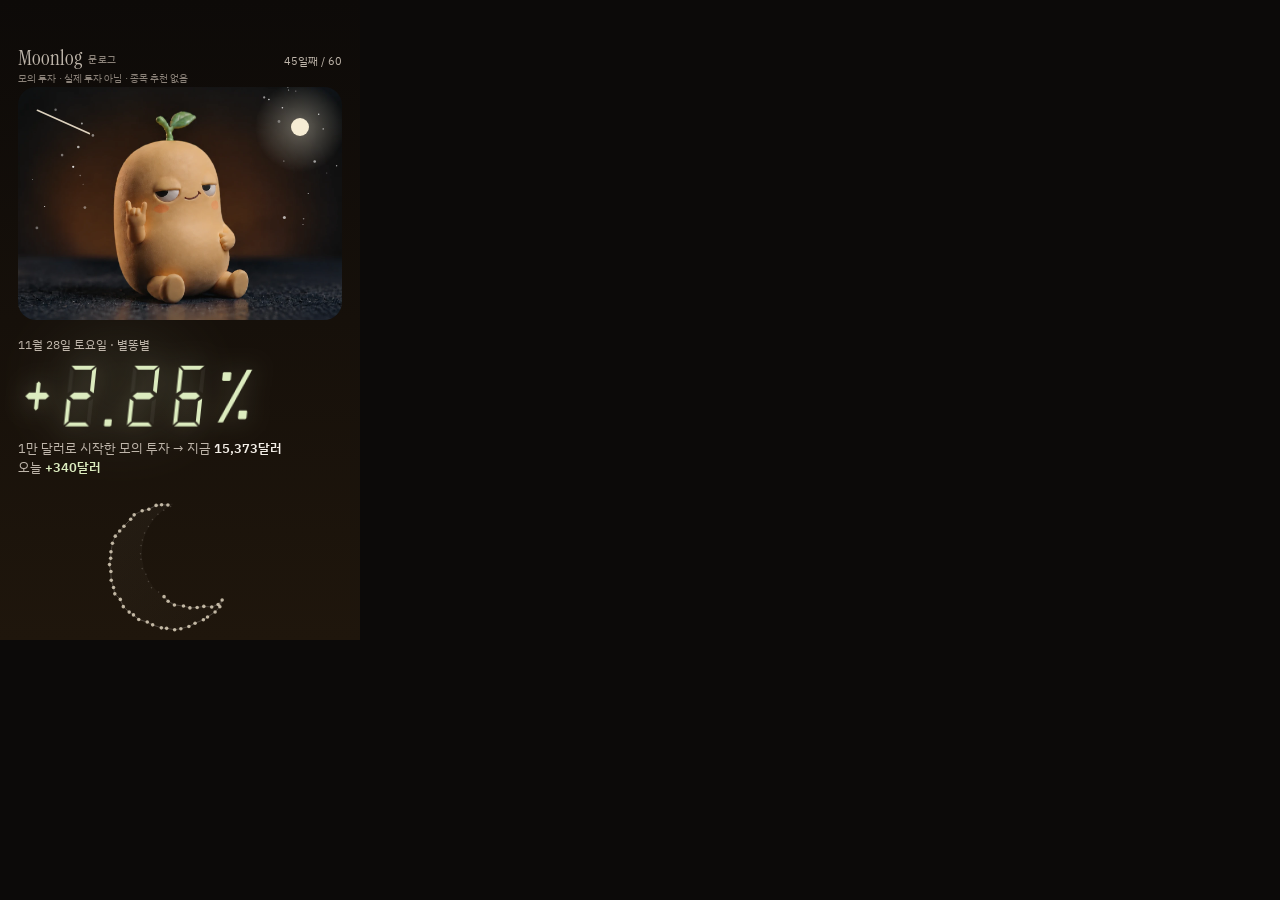
<file: card.html>
<!doctype html>
<html lang="ko">
<head>
<meta charset="utf-8">
<meta name="viewport" content="width=360">
<title>문로그 카드</title>
<link rel="preconnect" href="https://fonts.googleapis.com">
<link rel="preconnect" href="https://fonts.gstatic.com" crossorigin>
<link rel="stylesheet" href="https://fonts.googleapis.com/css2?family=Gowun+Batang:wght@400;700&family=IBM+Plex+Sans+KR:wght@400;500;600&family=Instrument+Serif&display=swap">
<link rel="icon" href="favicon.ico" sizes="16x16 32x32 48x48">
<link rel="icon" href="icon-32.png" type="image/png" sizes="32x32">
<link rel="icon" href="favicon.svg" type="image/svg+xml">
<link rel="apple-touch-icon" href="apple-touch-icon.png">
<style>
/* 쇼츠 "콩의 하루 카드" 3판(디자인 지시 2026-10-19 §6) — 360×640 논리 크기, 3배로 찍어 1080×1920.
   ① 기록: 무표정을 흐리게 · 꺼진 LED(+88.8%) ② 결과: 그날 얼굴 · 켜진 LED + 금액 줄만 ③ 내일: 그날 얼굴.
   글은 데이터 우선 고정 문구뿐(디자인 글규칙 데이터우선 2 · 3절 — 생성 글 자막은 지웠다).
   릴스 가림 구역(위 48 · 아래 150 · 오른쪽 48(위 320 아래부터)) 안에는 글을 두지 않는다. ?debug=safe 로 빗금. */
:root {
  --night: #0c0a09; --ink: #f3eee7; --ink-2: #bfb6ab; --muted: #8b8279; --up: #dcecbf; --down: #f2a46b;
  --f-voice: "Gowun Batang", "Nanum Myeongjo", serif;
  --f-ui: "IBM Plex Sans KR", "Apple SD Gothic Neo", "Malgun Gothic", system-ui, sans-serif;
  color-scheme: dark;
}
* { box-sizing: border-box; }
[hidden] { display: none !important; }
html, body { margin: 0; width: 360px; height: 640px; overflow: hidden; background: var(--night); }
body { color: var(--ink); font-family: var(--f-ui); -webkit-font-smoothing: antialiased; word-break: keep-all; }
.card { position: relative; width: 360px; height: 640px; overflow: hidden; background: linear-gradient(180deg, var(--sky-a, #0c0a09), var(--sky-b, #17110c)); }
.card .hd { position: absolute; left: 18px; right: 18px; top: 48px; display: flex; justify-content: space-between; align-items: baseline; }
/* 글자표 Moonlog 문로그 — 영문 21px · 한글 9.5px(디자인 문로그 지시 2절 · 대조: g 꼬리가 면책 줄에 붙지 않게 22 → 21) */
.card .hd b { font-weight: 400; }
.card .hd b .wm-en { font-family: "Instrument Serif", serif; font-size: 21px; line-height: 1; }
.card .hd b .wm-ko { font-family: var(--f-ui); font-weight: 500; font-size: 9.5px; letter-spacing: .06em; color: var(--muted);
                     margin-left: 6px; position: relative; top: -2px; }
.card .hd span { font-size: 11px; color: var(--ink-2); }
/* 면책 줄 68 → 71 · 창 84 → 87(디자인 대조: g 꼬리 · 면책 줄과 창 사이 5px 쯤). 창 아래 끝은 320 그대로 — 그 밑은
   오른쪽 가림 구역(320~)이라 창 높이를 3 줄인다 */
.card .law { position: absolute; left: 18px; top: 71px; font-size: 9.5px; color: var(--muted); letter-spacing: .01em; }
/* 창 324×233 — 얼굴 사진(표식 없음)을 가운데(52% 50%)로 1.1배(기준점 52% 56%). 아래 끝 320 = 오른쪽 가림 구역 위 끝 */
.card .win { position: absolute; left: 18px; top: 87px; width: 324px; height: 233px; border-radius: 18px; overflow: hidden;
             background: radial-gradient(ellipse 60% 70% at 52% 50%, #3a2717, #0e0b09 72%); }
.card .win img { position: absolute; inset: 0; width: 100%; height: 100%; object-fit: cover; object-position: 52% 50%;
                 transform: scale(1.1); transform-origin: 52% 56%; }
.card .win img.fogged { filter: blur(12px) brightness(.5); transform: scale(1.16); }
.card .win svg { position: absolute; inset: 0; width: 100%; height: 100%; }
.card .veil { position: absolute; inset: 0; display: flex; align-items: center; justify-content: center; text-align: center; padding: 18px;
              font-family: var(--f-voice); font-weight: 700; font-size: 22px; line-height: 1.4; text-shadow: 0 2px 18px rgba(0,0,0,.6); }
.card .body { position: absolute; left: 18px; width: 294px; top: 336px; display: flex; flex-direction: column; }
.card .eb { font-size: 11.5px; color: var(--ink-2); }
/* LED — 사이트와 같은 꼴, 논리 높이 66(카드는 정지 화면 — 꿈뻑임 없음) */
.card .ledbox { position: relative; margin-top: 10px; height: 66px; display: flex; align-items: flex-end; --h: 66px; }
.card .led { position: relative; display: inline-flex; gap: 7px; align-items: flex-end; transform: skewX(-6deg); transform-origin: 0 100%; }
.card .led svg { display: block; height: var(--h); width: auto; overflow: visible; }
.card .glow { position: absolute; left: -10px; top: 324px; width: 260px; height: 120px; border-radius: 50%; filter: blur(30px); opacity: .45; }
.card .money { font-size: 12.5px; color: var(--ink-2); line-height: 1.5; margin-top: 10px; }
.card .money b { color: var(--ink); font-weight: 600; }
/* ③ 내일 — 줄 사이는 칸 이름으로(정정이 오면 한꺼번에 조인다) */
.card .next { font-family: var(--f-voice); font-size: 20px; line-height: 1.45; }
.card .next.n1 { margin-top: 6px; } .card .next.n2 { margin-top: 10px; } .card .money.cta { margin-top: 10px; }
/* ③ 정정 두 줄(정정줄 1판) — 말 한 줄(15) + 작은 자세히 한 줄(11 · muted), 더 있으면 '외 n건' 한 줄.
   글 덩어리 맨 아래가 가림 구역(490) 위에 오게 정정이 있는 밤엔 위 글을 조인다 */
.card .fix-say { font-family: var(--f-voice); font-size: 15px; line-height: 1.4; margin-top: 6px; }
.card .fix { font-size: 11px; line-height: 1.45; color: var(--muted); }
.card.has-fix .next { font-size: 17px; }
.card.has-fix .next.n1 { margin-top: 2px; } .card.has-fix .next.n2 { margin-top: 4px; } .card.has-fix .money.cta { margin-top: 4px; }
/* 정정 셋이면 위 글을 조여도 507px(실측) — '다음 기록 / 내일 밤 9시 20분' 을 한 줄로 해 한 줄을 번다 */
.card.has-fix .next.n2 br { display: none; }
.card.has-fix .fix-say { margin-top: 3px; }
/* 가림 구역에 조금 걸리는 날 — 바로 멈추지 않고 한 번 줄여 다시 잰다(디자인 2026-10-15: 하루도 빠지지 않게) */
.card.tight .next { font-size: 16px; }
.card.tight .fix-say { margin-top: 3px; }
/* ③ 판정(디자인 쇼츠 판정 카드 지시 3절 · 시안 판정카드) — 판정 낱말이 처음 실린 밤 · 판정 정정이 나온 밤만. 창 = 닫힌 초승달
   별자리(사이트 60 Nights 와 같은 별 · 날씨대로), 몸 = LED 낱말(② 와 같은 66px · 부호 칸 없는 넉 칸) + 이름 · 기준 셋 · 맨 아래
   한 줄. 아래 장식은 비운다(달이 창으로 올라왔다) */
.card .win.vwin { background: radial-gradient(ellipse 70% 80% at 50% 50%, #1d150e, #0a0807 75%); }
.card .vt { position: absolute; left: 14px; top: 12px; display: flex; flex-direction: column; gap: 3px; }
.card .vt b { font: 400 19px/1 "Instrument Serif", serif; color: var(--ink); }
.card .vt span { font-size: 10px; color: var(--muted); letter-spacing: .02em; }
.card .vrow { display: flex; align-items: flex-end; gap: 12px; }
.card .vrow .ledbox { margin-top: 0; }
.card .vname { font-family: var(--f-voice); font-weight: 700; font-size: 18px; line-height: 1; padding-bottom: 2px; }
/* 기준 셋 — 장부 꼴(11px · 이름 ink-2 · 숫자 ink · 끝 칸 결과). 점선 위 */
.card .vg { display: grid; grid-template-columns: auto minmax(0, 1fr) auto; column-gap: 8px; row-gap: 1px; align-items: baseline;
            margin-top: 6px; padding-top: 5px; border-top: 1px dashed rgba(243,238,231,.22); font-size: 11px; line-height: 1.45; }
.card .vg .gi { color: var(--muted); }
.card .vg .gt { color: var(--ink-2); white-space: nowrap; }
.card .vg .gt b { color: var(--ink); font-weight: 600; }
.card .vg .gm { font-weight: 600; color: var(--ink); text-align: right; white-space: nowrap; }
.card .vg .gm.no { color: var(--down); } .card .vg .gm.hold { color: var(--ink-2); }
.card .vlaw { font-family: var(--f-voice); font-size: 13px; line-height: 1.35; margin-top: 5px; color: var(--ink); }
/* 판정 ③ 이 가림 구역에 걸리면 — 기준 셋 위 여백(6 · 5px)부터 조인다(판정 카드 지시 3절 실측) */
.card.tight .vg { margin-top: 3px; padding-top: 3px; } .card.tight .vlaw { margin-top: 3px; }
.card .stars { position: absolute; left: 0; right: 0; bottom: 0; height: 150px; }
.card .stars svg { width: 100%; height: 100%; display: block; }
.card .safe { position: absolute; inset: 0; pointer-events: none; }
.card .safe i { position: absolute; background: repeating-linear-gradient(45deg, rgba(220,171,98,.18) 0 6px, transparent 6px 12px);
                border: 1px dashed rgba(220,171,98,.6); }
.card b.up { color: var(--up); } .card b.down { color: var(--down); }
#script { margin: 0; padding: 12px; font: 12px/1.6 var(--f-ui); white-space: pre-wrap; }
</style>
</head>
<body>
<div class="card" id="card"></div>
<pre id="script" hidden></pre>
<script>
'use strict';
/* 숫자·문장은 사이트(index.html)와 같은 값·같은 표다 — 새 계산 없음. 자료는 public/*.json(밤 배치가 만든 것)뿐.
   찍는 쪽(tools.site_cards)은 <html> 의 data-ready · data-fonts · data-safe · data-led 를 읽고, 글꼴을 못 불러온 날·가림 구역에
   글이 걸린 날·LED 칸 수가 글자 수와 다른 날은 찍지 않는다. ?frame=script 는 원고.txt 의 글을 #script 에 쓴다(같은 값으로). */
const FLAT = 0.10, BIG = 1.00;
const SEASON_DAYS = 60;
const SEASON_MAX = 90;               // 연장 끝(사전등록 5-1 — 300건 미만이면 300건까지, 길어도 90밤) · 보류 날짜 줄 '90일 중'
const WEATHER_WORD = {clear_star: '별똥별', clear: '맑음', cloudy: '구름', rain: '비', storm: '폭우', closed: '쉼'};
const DAYS = ['일', '월', '화', '수', '목', '금', '토'];
const LAW = '모의 투자 · 실제 투자 아님 · 종목 추천 없음';
const BRAND = {en: 'Moonlog', ko: '문로그'};   // 글자표 — 영문이 앞, 한글이 작게(문로그 지시 2절). 그림 출처 줄은 지웠다(4-1)
/* 얼굴 — 사이트와 같은 짝(그날 날씨가 얼굴을 고른다). ① 질문은 늘 무표정 */
const FACE_SRC = f => `assets/face/${f}.webp`;
const FACE_OF = {clear_star: 'rock', clear: 'smug', cloudy: 'deadpan', rain: 'angry', storm: 'cry', closed: 'deadpan'};
const FACE_WORD = {rock: '락 손', smug: '씩 웃음', deadpan: '무표정', angry: '뿔남', cry: '울음'};
const faceOf = w => FACE_OF[w] || 'deadpan';
const plainDay = w => FACE_OF[w] === 'deadpan';
const SKY_TINT = {clear: ['#0c0a09', '#17110c'], clear_star: ['#0d0a08', '#1f160c'], cloudy: ['#0c0a09', '#141110'],
                  rain: ['#0a0908', '#110e0c'], storm: ['#080706', '#0c0a09'], closed: ['#0b0908', '#100d0b']};
/* 사진에 거는 빛(3판-b) — ② ③ 만(① 은 흐린 무표정). 채도는 건드리지 않는다. 사이트와 같은 줄 · 무표정 날(구름 · 쉼)은 원본(11-01) */
const LIGHT = {rain: 0.9, storm: 0.8};
/* 고정 문구 — 데이터 우선(디자인 글규칙 데이터우선 2 · 3절). 날짜 · 수는 그날 공개 값에서만 */
const NEXT_LINE = '다음 기록 내일 밤 9시 20분';
const TAGS = '#Moonlog #문로그';
/* 릴스 가림 구역(논리 px) */
const SAFE = [{x0: 0, x1: 360, y0: 0, y1: 48}, {x0: 0, x1: 360, y0: 490, y1: 640}, {x0: 312, x1: 360, y0: 320, y1: 490}];

const Q = new URLSearchParams(location.search);
const FRAME = Q.get('frame') || '2';
const $ = s => document.querySelector(s);
const esc = s => String(s ?? '').replace(/[&<>"]/g, c => ({'&': '&amp;', '<': '&lt;', '>': '&gt;', '"': '&quot;'}[c]));
const pct = (x, d = 1) => (x > 0 ? '+' : x < 0 ? '−' : '+') + Math.abs(x).toFixed(d) + '%';
/* 하루 % — 사이트와 같은 줄: 공개 JSON 의 둘째 자리 값을 그대로(toFixed(2) 는 끝 0 채움뿐). 한 자리로 다시 줄이면
   x.x5 에서 원값과 반대로 내려가 쇼츠와 사이트 숫자가 갈린다(기획 결정 (가) 2026-10-24 · 디자인 카드도 둘째 자리) */
const pctOf = x => x == null ? '쉼' : pct(x, 2);
const tone = w => w === 'clear' || w === 'clear_star' ? 'up' : w === 'rain' || w === 'storm' ? 'down' : 'flat';
const md = s => { const m = String(s || '').match(/^(\d{4})-(\d{2})-(\d{2})$/); return m ? `${+m[2]}월 ${+m[3]}일` : ''; };
const dow = s => DAYS[new Date(s + 'T00:00:00Z').getUTCDay()];
const addDays = (iso, n) => { const d = new Date(iso + 'T00:00:00Z'); d.setUTCDate(d.getUTCDate() + n); return d.toISOString().slice(0, 10); };
const usdWord = n => n === 10000 ? '1만 달러' : Math.round(n).toLocaleString('en-US') + '달러';
const usdSigned = n => Math.round(n) === 0 ? '그대로' : (n > 0 ? '+' : '−') + Math.abs(Math.round(n)).toLocaleString('en-US') + '달러';

/* ── LED — 사이트와 글자째 같은 꼴(시험이 견준다). 카드는 정지 화면이라 열기 움직임 없이 끝 모습만 ── */
const LED_OFF = 'rgba(243,238,231,.06)';
const LED_COLOR = {up: '#dcecbf', down: '#f2a46b', flat: '#f3eee7'};   // 연둣빛 크림 · 노을 주황 · 크림
const LED_REST = 'rgba(243,238,231,.55)';                             // 쉰 날은 oFF 를 크림 55%로, 빛 번짐 없이(3판-b)
const LED_EIGHT = 'rgba(243,238,231,.32)';                            // 열 때 0.9초 — 그날 칸에 8 을 흐린 크림으로
const LED_DARK = '+88.8%';            // 꺼진 판은 늘 이 꼴 — 칸 수로 결과(두 자리인지 · 소수 둘째인지)가 새지 않게
const SEG = {'0': 'abcdef', '1': 'bc', '2': 'abged', '3': 'abgcd', '4': 'fgbc', '5': 'afgcd', '6': 'afgedc', '7': 'abc',
             '8': 'abcdefg', '9': 'abfgcd', '-': 'g', ' ': '', 'o': 'cdeg', 'F': 'aefg',
             // 판정 낱말 PASS · FAIL · HoLd(디자인 판정 지시 2-2) — 'oFF' 와 같은 결의 영문 장식
             'P': 'abefg', 'A': 'abcefg', 'S': 'afgcd', 'I': 'ef', 'L': 'def', 'H': 'bcefg', 'd': 'bcdeg'};
const SEGP = {a: 'M12 4 L48 4 L42 10 L18 10 Z', b: 'M50 6 L50 46 L44 42 L44 12 Z', c: 'M50 54 L50 94 L44 88 L44 58 Z',
              d: 'M12 96 L48 96 L42 90 L18 90 Z', e: 'M10 54 L10 94 L16 88 L16 58 Z', f: 'M10 6 L10 46 L16 42 L16 12 Z',
              g: 'M14 50 L20 45 L40 45 L46 50 L40 55 L20 55 Z'};
function ledTokens(str, sign) {
  const out = []; let i = 0;
  if (sign) { if (str[0] === '+' || str[0] === '−') { out.push({k: 'sign', v: str[0]}); i = 1; } else out.push({k: 'sign', v: ''}); }
  for (; i < str.length; i++) {
    const ch = str[i];
    out.push(ch === '.' ? {k: 'dot'} : ch === '%' ? {k: 'pct'} : ch === ':' ? {k: 'colon'} : {k: 'dig', v: ch});
  }
  return out;
}
function ledGlyph(t, c) {            // c = 켜진 색, null 이면 전부 꺼짐
  const on = yes => yes && c ? c : LED_OFF;
  if (t.k === 'sign') return `<svg viewBox="0 0 48 100" aria-hidden="true"><path d="M21 31 L24 28 L27 31 L27 69 L24 72 L21 69 Z" fill="${on(t.v === '+')}"></path>` +
    `<path d="M6 50 L11 45 L37 45 L42 50 L37 55 L11 55 Z" fill="${on(t.v === '+' || t.v === '−')}"></path></svg>`;
  if (t.k === 'dot') return `<svg viewBox="0 0 14 100" aria-hidden="true"><rect x="1" y="85" width="11" height="11" rx="2" fill="${on(true)}"></rect></svg>`;
  if (t.k === 'colon') return `<svg class="colon" viewBox="0 0 14 100" aria-hidden="true"><rect x="1" y="30" width="11" height="11" rx="2" fill="${on(true)}"></rect>` +
    `<rect x="1" y="64" width="11" height="11" rx="2" fill="${on(true)}"></rect></svg>`;
  if (t.k === 'pct') return `<svg viewBox="0 0 56 100" aria-hidden="true"><rect x="6" y="14" width="13" height="13" rx="2" fill="${on(true)}"></rect>` +
    `<rect x="36" y="72" width="13" height="13" rx="2" fill="${on(true)}"></rect><path d="M42 10 L50 10 L14 90 L6 90 Z" fill="${on(true)}"></path></svg>`;
  const lit = SEG[t.v] || '';
  return '<svg viewBox="0 0 60 100" aria-hidden="true">' +
    'abcdefg'.split('').map(k => `<path d="${SEGP[k]}" fill="${on(lit.includes(k))}"></path>`).join('') + '</svg>';
}
function ledHTML(str, c, o = {}) {
  const glow = c && c[0] === '#' && !o.noGlow ? ` style="filter:drop-shadow(0 0 12px ${c}59)"` : '';
  return `<span class="led${o.cls ? ' ' + o.cls : ''}"${glow}>` + ledTokens(str, o.sign !== false).map(t => ledGlyph(t, c)).join('') + '</span>';
}
const ledStr = c => c == null ? 'oFF' : pctOf(c);                    // 쉰 날은 '쉼' 글자 대신 oFF — 소문자 o 는 0 과 다른 꼴(부호 칸은 꺼진 채)

/* 정정 — 사이트와 같은 글(디자인 정정줄 1판). 카드 ③ 맨 아래에 그 밤 나온 것만 */
const fixesOf = D => (D && D.diary && D.diary.corrections) || [];
// 판정 정정(kind verdict · 기획 10-24 · 52 자료 꼴) — 같은 밤의 판정 낱말이 바뀐 밤에만. 전 · 새 낱말은 verdict_before ·
// verdict_after(pass · fail · hold · 드물게 extended, 새 쪽은 셈 중으로 돌아가면 null), 수 칸은 null. 까닭은 고정 문장 둘.
// 문장 안 날짜는 판정 밤(date), 줄이 붙는 밤 · 순서는 정정이 나온 밤(as_of) — 기획 ⓑ 10-24
// words-allow verdict — 60밤 판정 이름(통과 · 미달 · 보류)은 이 자리 안에서만(words.md 37행 예외 · 기획 10-24)
const FIX_VERDICT = {pass: '통과', fail: '미달', hold: '보류', extended: '연장'};
// words-allow end
const fixText = f => f.kind === 'btc_week' ? `${md(f.date)} 주 비트코인 ${pct(f.before, 2)} → ${pct(f.after, 2)}`   // 주간 비트코인 정정(두 자리)
  : f.kind === 'verdict' ? `${md(f.date)} 판정 ${FIX_VERDICT[f.verdict_before] || '셈 중'} → ${FIX_VERDICT[f.verdict_after] || '셈 중'}`
  : `${md(f.date)} ${pctOf(f.before)} → ${pctOf(f.after)}`;
const fixMore = n => `외 ${n}건 — 사이트 일지에`;
// 늦은 미달(uncounted_nights n > 0, 지시 3-3) — 까닭 뒤에 '그 사이 공개된 n밤 줄은 남기되 셈에서 뺐다'
const fixWhy = f => f.why + (f.uncounted_nights > 0 ? ` · 그 사이 공개된 ${f.uncounted_nights}밤 줄은 남기되 셈에서 뺐다` : '');
// 판정 정정 줄 바로 아래 원고 한 줄 — 숫자(기준 ② · 정리 건수 · 시작부터)는 다시 얼리지 않는다(사이트 얼린 숫자 꼬리표와 같은 조건:
// 그 판정 밤의 판정 정정 줄일 때만 · 날짜는 판정 밤 값 칸의 끝 = 다시 판정이면 at_verdict_2, 카드 지시 6절 · 마침표 없음)
const FIX_FROZEN = d => `숫자는 ${d} 판정 날에 센 것(정정 전)`;
const frozenLine = f => V && V.at && f.kind === 'verdict' && f.date === V.at.to ? [FIX_FROZEN(md(V.at.to))] : [];
const FIX_SAY = '어제 숫자 정정.';
const FIX_SAY_WEEK = '비트코인 주간 숫자 정정.';   // 그 밤 정정이 주간 비트코인뿐일 때(어제 숫자가 아니라서)

/* ── 판정 카드(디자인 쇼츠 판정 카드 지시) — 공개 자료의 판정 칸(scene.season_verdict · season_gates · season_next ·
   weeks.at_verdict · at_verdict_2)을 읽기만 한다. 이름 · LED 낱말 · 한 줄 · 맨 아래 줄은 사이트 Verdict 와 같은 글(시험이 견준다),
   기준 셋은 카드 몸 폭(294px · 아래 끝 490)에 맞춘 짧은 글 — 온전한 문구는 사이트가 갖는다. 수(40 · 95 · 30)는 시험이 사양과 맞춘다 */
// words-allow verdict — 60밤 판정 이름(통과 · 미달 · 보류)은 이 자리 안에서만(words.md 37행 예외 · 기획 10-24)
const VTEXT = {
  vName: {pass: '통과', fail: '미달', hold: '보류'},
  vLed: {pass: 'PASS', fail: 'FAIL', hold: 'HoLd'},
  vSay: {pass: () => '미리 적은 기준 셋을 모두 넘었다.', fail: list => `기준 ${list} 넘지 못했다.`,
         hold: d => `기준 ①의 평균 손익이 0 아래지만 크게 모자란 폭은 아님. 30밤 더 센 뒤 ${d}에 다시 판정.`},
  vLaw: {pass: '통과해도 실제 투자로 이어지지 않는다.', fail: '미달이면 이 모형은 고치지 않고 끝낸다.',
         hold: '다시 판정할 때까지 기록은 이어진다.'},
  vMark: {pass: '넘음', fail: '못 넘음', hold: '보류'},
  gate: ['거래당 평균 손익 · 지난 시험 값 대비', '가장 많이 빠졌을 때', '정한 대로 주문한 비율 · 95% 이상'], gate2Tail: '40% 안',
  bottom: {pass: () => '통과해도 실제 투자로 이어지지 않는다.', fail: () => '미달이면 이 모형은 고치지 않고 끝낸다.',
           hold: d => `30밤 더 센 뒤 ${d}에 다시 판정.`},                     // 카드 ③ 맨 아래 — 보류만 다시 판정 날(지시 3절 표)
  word: (n, again) => again ? '다시 판정' : `${n}밤 판정`,                     // 머리 · ① 가림말 둘째 줄 · 자막의 앞
  after: '60 Nights · 판정 통과',                                             // 통과 뒤 ③ — 별 수 대신(별은 판정 밤에서 닫혔다, 지시 5절)
  extended: '연장전',                                                         // 60 을 넘은 별 — 사이트 별 수와 같은 낱말
  since: (m, b) => `시작부터 ${m} · 비트코인 그냥 들고 있기 ${b}(판정 기준 아님).`,
};
// words-allow end
const V_COLOR = {pass: LED_COLOR.up, fail: LED_COLOR.down, hold: LED_COLOR.flat};
const V_NO = ['①', '②', '③'], V_JOSA = ['을', '를', '을'];
function failList(g) {               // 못 넘은 것만 ①·② 로 잇고 조사는 끝 번호를 따른다
  const k = ['c', 'b', 'd'].map((x, i) => g[x] === 'fail' ? i : -1).filter(i => i >= 0);
  return k.length ? k.map(i => V_NO[i]).join('·') + V_JOSA[k[k.length - 1]] : '';
}
/* 판정 갈래 — 사이트 seasonVerdict 와 같은 칸 읽기. 300건 연장(기준 낱말 없는 extended)은 null(③ 그대로, 지시 6절).
   다시 판정(보류 뒤)은 at_verdict_2 가 있고 낱말이 통과 · 미달일 때 — 숫자는 at_verdict_2 */
let V = null;
function verdictOf(D) {
  const sc = D.scene || {}, w = sc.season_verdict, g = sc.season_gates, wk = D.weeks || {}, at = wk.at_verdict;
  if (!w || !g || !at || !at.to || (w === 'extended' && g.c !== 'hold')) return null;
  const again = !!(wk.at_verdict_2 && wk.at_verdict_2.to && (w === 'pass' || w === 'fail')), a = again ? wk.at_verdict_2 : at;
  return {kind: w === 'extended' ? 'hold' : w, gates: g, next: sc.season_next || null, at: a, again, nights: a.nights || SEASON_DAYS};
}
/* ③ 이 판정 카드인 밤 — 판정 낱말이 처음 실린 밤(판정 밤) · 판정 정정이 나온 밤(바뀐 낱말로 한 번 더, 지시 6절) */
const vNight = row => !!V && row.date === V.at.to;
const vCard = (D, row) => vNight(row) || (!!V && fixesOf(D).some(f => f.kind === 'verdict' && f.as_of === row.date));
/* 날 수 — 판정 밤엔 판정 앞의 꼴(① ② 에서 결과가 날 수로 새지 않게 · 사이트 dayWord 와 같은 규칙). 통과 뒤 '61일째'('/ 60'
   없음) · 보류 뒤와 다시 판정 밤 '/ 90'(지시 5절). 그 밖에 60 을 넘은 밤(300건 연장 · 판정 셈 중 · 연장 판정 밤)도 'n일째' —
   '60일 중 75일째' 같은 모순 없이 사이트와 같게(기획 (다) 10-24). 60 안의 밤은 지금 꼴 그대로 */
const dayKind = row => !V ? null : row.date > V.at.to ? V.kind : V.again ? 'hold' : null;
const longWait = row => row.day > SEASON_DAYS && (dayKind(row) === 'hold' || (!!V && V.again && dayKind(row) !== 'pass'));
function dayLabel(row, total, clamp) {          // 머리(clamp — 60 에 멈추는 지금 꼴) · 캡션 첫 줄
  if (longWait(row)) return `${row.day}일째 / ${SEASON_MAX}`;
  if (row.day > SEASON_DAYS) return `${row.day}일째`;
  return `${clamp ? Math.min(row.day, total) : row.day}일째 / ${total}`;
}
function dayWordOf(row, total) {                // ① 날짜 줄
  if (longWait(row)) return `${SEASON_MAX}일 중 ${row.day}일째`;
  if (row.day > SEASON_DAYS) return `${row.day}일째`;
  return `${total}일 중 ${row.day}일째`;
}

/* 그날 거래 줄(정리 · 이긴 것) — 원고 캡션 둘째 줄 */
/* 60밤 다시 시작(오너 결정 2026-10-20 · 디자인 지시 다시시작 6절) — 준비 기간 줄(prep · phase 'prep')은 시즌 수 밖. 그날이
   준비 기간이면 prep 목록에서 찾는다(사이트와 같은 규칙). PREP = {from, to, nights, day1} */
const isPrep = row => !!row && row.phase === 'prep';
const rowsOf = (D, name, prep) => (D && D[name] && (prep === 'unc' ? D[name].uncounted : prep ? D[name].prep : D[name].rows)) || [];
let PREP = null;
const prepDay = d => PREP ? Math.round((Date.parse(d + 'T00:00:00Z') - Date.parse(PREP.from + 'T00:00:00Z')) / 864e5) + 1 : 0;
const PREP_DAY = n => `준비 기간 ${n}일째`;
/* 모형 교체 알림 한 줄 — 교체 밤부터 사흘 동안 원고 캡션 법 줄 아래(오너 결정 2026-10-20 · 정정 아님). 날짜는 summary.model_swap */
const hourWord = h => h === 0 ? '밤 12시' : `${h < 6 ? '새벽' : h < 12 ? '아침' : h < 17 ? '낮' : h < 21 ? '저녁' : '밤'} ${h % 12 || 12}시`;
const SWAP_LINE = s => `${md(s.date)} ${hourWord(s.hh)}부터 모형이 거래소 공개 자료로 배운 것으로 바뀜. 기록은 이어짐.`;
const SWAP_DAYS = 3;
const RESTART_LINE = () => `${md(PREP.day1)} 밤부터 60밤을 새로 센다. ${md(PREP.from)}~${md(PREP.to)}은 준비 기간.`;
const tradesOf = (D, date, prep = false) => rowsOf(D, 'trades_daily', prep).find(r => r.date === date) || {};
function moneyOf(D, date, prep = false) {
  const rows = rowsOf(D, 'equity_daily', prep), i = rows.findIndex(r => r.date === date), start = D.summary.start_usd;
  if (i < 0 || start == null) return null;
  const prev = i > 0 ? rows[i - 1].usd : start;
  return {start, now: rows[i].usd, today: rows[i].usd - prev};
}

/* 날씨를 멈춘 한 장면으로 — 창 324×233, 같은 씨앗이면 날마다 같은 자리(시안 3판 그대로).
   피규어 둘레(가운데 KBOX)에는 별을 두지 않는다. 빗줄기만 피규어 위를 지나간다 */
const WW = 324, WH = 233;
const KBOX = {x0: .27, x1: .77, y0: .06, y1: .97};
function sd(seed) { return () => { seed = (seed * 16807) % 2147483647; return seed / 2147483647; }; }
function weather(kind, fog) {
  const r = sd(31), inK = (x, y) => x > WW * KBOX.x0 && x < WW * KBOX.x1 && y > WH * KBOX.y0 && y < WH * KBOX.y1;
  let s = `<svg viewBox="0 0 ${WW} ${WH}" aria-hidden="true">`, i;
  if (fog || plainDay(kind)) return s + '</svg>';              // 무표정 날(구름 · 쉼)은 원본 사진 그대로(오너 2026-11-01)
  if (kind === 'rain' || kind === 'storm') {
    // 3판-b — 푸른 막은 지웠다. 빗줄기는 따뜻한 흰색(236,228,218) · 굵기 비 0.9 · 폭우 1.2 · 투명도 비 0.10~0.32 · 폭우 0.14~0.40
    for (i = 0; i < (kind === 'storm' ? 130 : 80); i++) {
      const x = Math.round(r() * WW * 1.2), y = Math.round(r() * WH), l = 10 + Math.round(r() * 16);
      s += `<line x1="${x}" y1="${y}" x2="${x - Math.round(l * .28)}" y2="${y + l}" stroke="#ece4da" stroke-width="${kind === 'storm' ? 1.2 : .9}" ` +
           `stroke-linecap="round" opacity="${(kind === 'storm' ? .14 + r() * .26 : .10 + r() * .22).toFixed(2)}"></line>`;
    }
    if (kind === 'storm') s += `<rect width="${WW}" height="${WH}" fill="#fff" opacity=".05"></rect>`;
  } else if (kind === 'clear' || kind === 'clear_star') {
    const mx = Math.round(WW * .87), my = Math.round(WH * .17), mr = 9;
    s += '<defs><radialGradient id="mg" cx=".5" cy=".5" r=".5"><stop offset="0" stop-color="#f6ecd4" stop-opacity=".36"></stop>' +
         '<stop offset="1" stop-color="#f6ecd4" stop-opacity="0"></stop></radialGradient></defs>' +
         `<circle cx="${mx}" cy="${my}" r="${mr * 5}" fill="url(#mg)"></circle><circle cx="${mx}" cy="${my}" r="${mr}" fill="#f6ecd4"></circle>`;
    for (i = 0; i < 60; i++) {
      const sx = r() * WW, sy = r() * WH * .62, rad = (.4 + r() * 1.1).toFixed(1), op = (.3 + r() * .6).toFixed(2);
      if (inK(sx, sy) || Math.hypot(sx - mx, sy - my) < mr * 2.4) continue;
      s += `<circle cx="${sx.toFixed(1)}" cy="${sy.toFixed(1)}" r="${rad}" fill="#fff" opacity="${op}"></circle>`;
    }
    if (kind === 'clear_star') s += `<line x1="${(WW * .06).toFixed(1)}" y1="${(WH * .1).toFixed(1)}" x2="${(WW * .22).toFixed(1)}" y2="${(WH * .2).toFixed(1)}" ` +
                                    'stroke="#fff3dc" stroke-width="1.6" stroke-linecap="round" opacity=".85"></line>';
  } else if (kind === 'cloudy') {
    s += '<defs><filter id="cb" x="-30%" y="-80%" width="160%" height="260%"><feGaussianBlur stdDeviation="6"></feGaussianBlur></filter></defs>' +
         `<g filter="url(#cb)" fill="#4a4038" opacity=".75">` +                       // 구름 덩이 74,64,56 · 회색 막 지움(3판-b)
         [[.86, .12, .22, .05], [.12, .2, .2, .045], [.9, .38, .14, .035]].map(e =>
           `<ellipse cx="${(WW * e[0]).toFixed(1)}" cy="${(WH * e[1]).toFixed(1)}" rx="${(WW * e[2]).toFixed(1)}" ry="${(WH * e[3] * 1.6).toFixed(1)}"></ellipse>`).join('') + '</g>';
  } else if (kind === 'closed') {
    // 쉰 밤 — 가장자리부터 어두워지는 그늘(가운데 52% 55%, 짧은 변 × 0.22 → 긴 변 × 0.75, 3판-b). 커튼 줄 · 검은 막은 지웠다
    const R = Math.max(WW, WH) * .75, off = (Math.min(WW, WH) * .22 / R).toFixed(3);
    s += `<defs><radialGradient id="vg" gradientUnits="userSpaceOnUse" cx="${(WW * .52).toFixed(1)}" cy="${(WH * .55).toFixed(1)}" r="${R.toFixed(1)}">` +
         `<stop offset="${off}" stop-color="#080605" stop-opacity="0"></stop><stop offset="1" stop-color="#080605" stop-opacity=".62"></stop>` +
         `</radialGradient></defs><rect class="vignette" width="${WW}" height="${WH}" fill="url(#vg)"></rect>`;
  }
  return s + '</svg>';
}
/* 아래 장식 — 60 Nights 초승달(디자인 뒷손질 2026-10-20). 점 배치는 사이트와 같은 MOON(시험이 글자째 견준다) —
   사이트 판(358×236)을 카드 아래 칸(360×150)에 맞춰 줄인다(0.64배라 점 · 선은 그만큼 굵게). 달 그림자는 4% 로 더 옅게.
   가림 구역 안이라 장식으로만, 읽혀야 할 글은 두지 않는다 */
const MOON = (() => {
  const C = {x: 166, y: 120, r: 98}, I = {x: 204, y: 100, r: 86}, N = 60, EXT = 30;
  const dx = I.x - C.x, dy = I.y - C.y, d = Math.hypot(dx, dy), a = (C.r * C.r - I.r * I.r + d * d) / (2 * d), h = Math.sqrt(C.r * C.r - a * a);
  const mx = C.x + a * dx / d, my = C.y + a * dy / d, P = [{x: mx + h * dy / d, y: my - h * dx / d}, {x: mx - h * dy / d, y: my + h * dx / d}];
  if (P[0].y > P[1].y) P.reverse();                                   // P[0] = 위쪽 끝
  const TAU = Math.PI * 2, ang = (o, p) => Math.atan2(p.y - o.y, p.x - o.x), norm = x => ((x % TAU) + TAU) % TAU;
  // 바깥 호: C 위에서 P0 → P1, I 쪽을 지나지 않는 방향 · 안쪽 호: I 위에서 P1 → P0, C 쪽을 지나는 방향
  const a0 = ang(C, P[0]), a1 = ang(C, P[1]), th = ang(C, I);
  const ccw = norm(a1 - a0), dirO = norm(th - a0) < ccw ? -1 : 1, spanO = dirO === 1 ? ccw : TAU - ccw;
  const b1 = ang(I, P[1]), b0 = ang(I, P[0]), ph = ang(I, C);
  const ccw2 = norm(b0 - b1), dirI = norm(ph - b1) < ccw2 ? 1 : -1, spanI = dirI === 1 ? ccw2 : TAU - ccw2;
  const LO = C.r * spanO, L = LO + I.r * spanI, pts = [];
  let seed = 60;
  const rnd = () => { seed = (seed * 16807) % 2147483647; return seed / 2147483647; };
  for (let k = 0; k < N; k++) {
    const s = (k + 0.5) / N * L;
    let p;
    if (s <= LO) { const t = a0 + dirO * s / C.r; p = {x: C.x + C.r * Math.cos(t), y: C.y + C.r * Math.sin(t)}; }
    else { const u = b1 + dirI * (s - LO) / I.r; p = {x: I.x + I.r * Math.cos(u), y: I.y + I.r * Math.sin(u)}; }
    pts.push({x: p.x + (rnd() - 0.5) * 4, y: p.y + (rnd() - 0.5) * 4});
  }
  for (let k = 0; k < EXT; k++) {                                     // 연장 — 바깥 둘레, 위쪽 끝에서 같은 방향으로
    const t = a0 + dirO * (k + 0.5) / EXT * spanO;
    pts.push({x: C.x + (C.r + 13) * Math.cos(t), y: C.y + (C.r + 13) * Math.sin(t), ext: true});
  }
  // 달 그림자(아직 안 찬 달) — 바깥 호 + 안쪽 호로 닫은 모양
  const f = v => v.toFixed(1);
  const shape = `M${f(P[0].x)} ${f(P[0].y)} A${C.r} ${C.r} 0 ${spanO > Math.PI ? 1 : 0} ${dirO === 1 ? 1 : 0} ${f(P[1].x)} ${f(P[1].y)} ` +
                `A${I.r} ${I.r} 0 ${spanI > Math.PI ? 1 : 0} ${dirI === 1 ? 1 : 0} ${f(P[0].x)} ${f(P[0].y)} Z`;
  return {C, I, N, MAX: N + EXT, pts, shape};
})();
function stars(lit, highlight) {
  const P = MOON.pts, f = v => v.toFixed(1);
  lit = Math.max(0, Math.min(MOON.MAX, lit));
  let s = '<svg viewBox="0 0 358 236" aria-hidden="true"><defs><linearGradient id="mf" x1="0" y1="0" x2="1" y2="1">' +
          '<stop offset="0" stop-color="#f6ecd4" stop-opacity=".04"></stop><stop offset="1" stop-color="#f6ecd4" stop-opacity=".01"></stop>' +
          `</linearGradient></defs><path class="shade" d="${MOON.shape}" fill="url(#mf)" stroke="#f3eee7" stroke-opacity=".04" stroke-width=".9"></path>`;
  let i;
  for (i = lit; i < MOON.N; i++) s += `<circle class="later" cx="${f(P[i].x)}" cy="${f(P[i].y)}" r="1.2" fill="#f3eee7" opacity=".2"></circle>`;
  let d = '';
  for (i = 0; i < Math.min(lit, MOON.N); i++) d += (i ? 'L' : 'M') + f(P[i].x) + ' ' + f(P[i].y);
  if (Math.min(lit, MOON.N) > 1) s += `<path d="${d}" fill="none" stroke="#f3eee7" stroke-opacity=".25" stroke-width="1.2"></path>`;
  for (i = 0; i < lit; i++) {
    const on = i === lit - 1 && highlight, r = (on ? 4 : 2.8) * (P[i].ext ? 0.6 : 1);   // 연장 별은 작게
    s += `<circle class="lit" cx="${f(P[i].x)}" cy="${f(P[i].y)}" r="${r.toFixed(2)}" fill="#fff3dc" opacity="${on ? 1 : .7}"></circle>`;
  }
  if (highlight && lit) s += `<circle class="today" cx="${f(P[lit - 1].x)}" cy="${f(P[lit - 1].y)}" r="11" fill="none" stroke="#fff3dc" stroke-opacity=".5"></circle>`;
  return s + '</svg>';
}
/* 뜬 별 — 날씨대로(초승달 지시 B 표 · 사이트와 같은 줄) */
const STAR = {clear_star: {r: 2.5, c: '#fff6e6', glow: 13, spark: 1}, clear: {r: 2.1, c: '#fff3dc', glow: 8}, cloudy: {r: 1.6, c: '#9c948b'},
              rain: {r: 1.7, c: '#e9a77a', op: 0.9}, storm: {r: 1.4, c: '#e9a77a', op: 0.65}, closed: {ring: 1, r: 2}};
const starOf = w => STAR[w] || STAR.closed;
const dotDate = s => { const m = String(s || '').match(/^\d{4}-(\d{2})-(\d{2})$/); return m ? `${+m[1]}.${m[2]}` : ''; };   // 10.28 · 11.01
/* ③ 판정 창 — 닫힌 초승달 별자리(지시 3절): 판정 밤까지의 별(다시 판정이면 연장 별 30 까지) · 그림자 .11/.035 · 테두리 .16 ·
   마지막 별에 고리 하나(정지 화면이라 퍼짐 없음). 별자리를 오른쪽으로 — viewBox 를 왼쪽으로 늘려 '60 Nights' 글 자리를 비운다 */
function moonWin(D, a) {
  const P = MOON.pts, xy = i => [P[i].x.toFixed(1), P[i].y.toFixed(1)];
  const rows = ((D.scene && D.scene.rows) || []).filter(r => r.date <= a.to).slice(0, MOON.MAX), n = rows.length;
  let s = '<svg viewBox="-70 -6 428 248" preserveAspectRatio="xMidYMid meet" aria-hidden="true"><defs>' +
    '<radialGradient id="vsg" cx=".5" cy=".5" r=".5"><stop offset="0" stop-color="#fff3dc" stop-opacity=".55"></stop><stop offset="1" stop-color="#fff3dc" stop-opacity="0"></stop></radialGradient>' +
    '<radialGradient id="vhl" cx=".46" cy=".5" r=".5"><stop offset="0" stop-color="#f6ecd4" stop-opacity=".09"></stop><stop offset="1" stop-color="#f6ecd4" stop-opacity="0"></stop></radialGradient>' +
    '<linearGradient id="vmf" x1="0" y1="0" x2="1" y2="1"><stop offset="0" stop-color="#f6ecd4" stop-opacity=".11"></stop><stop offset="1" stop-color="#f6ecd4" stop-opacity=".035"></stop></linearGradient></defs>' +
    `<circle cx="${MOON.C.x}" cy="${MOON.C.y}" r="150" fill="url(#vhl)"></circle>` +
    `<path class="shade shut" d="${MOON.shape}" fill="url(#vmf)" stroke="#f3eee7" stroke-opacity=".16" stroke-width=".6"></path>`;
  let d = '';
  for (let i = 0; i < Math.min(n, MOON.N); i++) d += (i ? 'L' : 'M') + xy(i).join(' ');
  if (Math.min(n, MOON.N) > 1) s += `<path d="${d}" fill="none" stroke="#f3eee7" stroke-opacity=".2" stroke-width=".6" stroke-linejoin="round"></path>`;
  rows.forEach((r, i) => {
    const [x, y] = xy(i), st = starOf(r.weather), rr = (st.r * (P[i].ext ? 0.6 : 1)).toFixed(2);   // 연장 별은 작게
    if (st.glow && !P[i].ext) s += `<circle cx="${x}" cy="${y}" r="${st.glow}" fill="url(#vsg)"></circle>`;
    if (st.spark && !P[i].ext) s += `<path d="M${x} ${(+y - 9).toFixed(1)}V${(+y + 9).toFixed(1)}M${(+x - 9).toFixed(1)} ${y}H${(+x + 9).toFixed(1)}" stroke="#fff6e6" stroke-opacity=".55" stroke-width=".6"></path>`;
    s += st.ring ? `<circle class="vstar" cx="${x}" cy="${y}" r="${rr}" fill="none" stroke="#8b8279" stroke-width=".9"></circle>`
                 : `<circle class="vstar" cx="${x}" cy="${y}" r="${rr}" fill="${st.c}"${st.op ? ` opacity="${st.op}"` : ''}></circle>`;
    if (i === n - 1) s += `<circle class="vring" cx="${x}" cy="${y}" r="7" fill="none" stroke="#fff3dc" stroke-opacity=".5" stroke-width=".8"></circle>`;
  });
  return s + '</svg>';
}
/* 창 — face = 얼굴 이름, look = 'fogged'(① 기록) · ''. ② ③ 의 사진에는 그날 빛(LIGHT, 3판-b)만 건다 */
function win(kind, face, look, veil) {
  const lit = look !== 'fogged' && LIGHT[kind] ? ` style="filter: brightness(${LIGHT[kind]})"` : '';
  return `<div class="win"><img id="photo" src="${FACE_SRC(face)}" alt=""${look ? ` class="${look}"` : ''}${lit} data-face="${face}">` +
         weather(kind, look === 'fogged') + (veil ? `<div class="veil">${veil}</div>` : '') + '</div>';
}
function head(label) {                // 머리 오른쪽 — 날 수(dayLabel) · 준비 기간 n일째 · 판정 ③ 은 '60밤 판정 · 날'
  return `<div class="hd"><b><span class="wm-en">${esc(BRAND.en)}</span><span class="wm-ko">${esc(BRAND.ko)}</span></b><span>${esc(label)}</span></div><div class="law">${esc(LAW)}</div>`;
}
const safeHtml = () => '<div class="safe"' + (Q.get('debug') === 'safe' ? '' : ' hidden') + '>' +
  SAFE.map(z => `<i style="left:${z.x0}px;width:${z.x1 - z.x0}px;top:${z.y0}px;height:${z.y1 - z.y0}px"></i>`).join('') + '</div>';

function fixCard(D, row) {
  const list = fixesOf(D).filter(f => f.as_of === row.date);
  if (!list.length) return '';
  // 카드는 자리가 좁다 — 자세히는 첫 정정 한 줄, 더 있으면 '외 n건 — 사이트 일지에'(사이트 ③ 은 둘까지)
  return `<span class="fix-say">${esc(list.every(f => f.kind === 'btc_week') ? FIX_SAY_WEEK : FIX_SAY)}</span>` +
    `<span class="fix">${esc(fixText(list[0]))} · ${esc(fixWhy(list[0]))}</span>` +
    (list.length > 1 ? `<span class="fix">${esc(fixMore(list.length - 1))}</span>` : '');
}
/* 그날 켜는 LED 글 — ① 은 늘 꺼진 판 */
const ledFor = (row, frame) => frame === '1' ? LED_DARK : ledStr(row.change_pct);
function render(D, row) {
  const total = (D.summary && D.summary.days_total) || SEASON_DAYS, p = isPrep(row), m = moneyOf(D, row.date, p), c = row.change_pct;
  const date = md(row.date), word = WEATHER_WORD[row.weather] || '', face = faceOf(row.weather);
  // 준비 기간 날(준비 기간 마지막 밤) — 머리 '준비 기간 n일째', 날짜 줄도 같은 말, 별은 아직 0개(시즌 수 밖)
  const dayWord = p ? PREP_DAY(prepDay(row.date)) : dayWordOf(row, total), lit0 = p ? 0 : row.day;
  const t = tone(row.weather), lit = c == null ? LED_REST : LED_COLOR[t];
  const vc = FRAME === '3' && !p && vCard(D, row), passAfter = !p && dayKind(row) === 'pass' && row.day > SEASON_DAYS;
  const shut = passAfter ? V.nights : 0;          // 통과 뒤 별은 판정 밤에서 닫힌다(60밤 판정 60 · 300건 연장 판정 61~90, 기획 (나) 10-24)
  const sky = SKY_TINT[FRAME === '1' || vc ? 'clear' : row.weather] || SKY_TINT.clear;
  $('#card').style.setProperty('--sky-a', sky[0]);
  $('#card').style.setProperty('--sky-b', sky[1]);
  let h = head(p ? PREP_DAY(prepDay(row.date)) : vc ? `${VTEXT.word(V.nights, V.again)} · ${md(V.at.to)}` : dayLabel(row, total, true));
  if (FRAME === '1') {
    // ① 가림말은 그날 날짜 + '기록'(글규칙 데이터우선 2절). 아래는 날짜 줄과 꺼진 LED 만 — 말 거는 줄은 뺐다(디자인 대조).
    // 판정 밤엔 둘째 줄 '60밤 판정'(다시 판정이면 '다시 판정') — 결과 낱말은 쓰지 않는다(판정 카드 지시 1절)
    h += win(row.weather, 'deadpan', 'fogged', `${esc(date)} 기록` + (vNight(row) ? `<br>${esc(VTEXT.word(V.nights, V.again))}` : '')) +
      `<div class="body"><span class="eb">${esc(date)} ${dow(row.date)}요일 · ${esc(dayWord)}</span>` +
      `<span class="ledbox">${ledHTML(LED_DARK, null)}</span></div>` +
      `<div class="stars">${stars(passAfter ? shut : Math.max(lit0 - 1, 0), false)}</div>`;   // 통과 뒤 별은 판정 밤에서 닫힌다
  } else if (vc) {
    // ③ 판정(지시 3절) — 창 = 닫힌 초승달 별자리 + 왼쪽 위 '60 Nights · 날짜', 몸 = LED 낱말 + 이름 · 기준 셋 · 맨 아래 한 줄.
    // 아래 장식은 비운다. 그 밤 정정 두 줄은 그리지 않는다(정정은 캡션 줄로만)
    const k = V.kind, a = V.at, g = V.gates, vcol = V_COLOR[k];
    const mark = s => `<span class="gm${s === 'fail' ? ' no' : s === 'hold' ? ' hold' : ''}">${esc(VTEXT.vMark[s] || '—')}</span>`;
    const mdd = a.judge_mdd_pct != null ? ` <b>${esc(pctOf(a.judge_mdd_pct))}</b>` : '';      // 판정 낙폭(b) — 없으면 숫자 없이(기획 ⓐ)
    h += `<div class="win vwin">${moonWin(D, a)}<div class="vt"><b>60 Nights</b><span>${esc(dotDate(a.from))} – ${esc(dotDate(a.to))}</span></div></div>` +
      `<div class="glow" style="background:radial-gradient(circle,${vcol}40,transparent 70%)"></div>` +
      `<div class="body" data-words-allow="verdict"><div class="vrow"><span class="ledbox" role="img" aria-label="${esc(VTEXT.vName[k])}">${ledHTML(VTEXT.vLed[k], vcol, {sign: false})}</span>` +
      `<span class="vname">${esc(VTEXT.vName[k])}</span></div>` +
      `<div class="vg"><span class="gi">${V_NO[0]}</span><span class="gt">${esc(VTEXT.gate[0])}</span>${mark(g.c)}` +
      `<span class="gi">${V_NO[1]}</span><span class="gt">${esc(VTEXT.gate[1])}${mdd} · ${esc(VTEXT.gate2Tail)}</span>${mark(g.b)}` +
      `<span class="gi">${V_NO[2]}</span><span class="gt">${esc(VTEXT.gate[2])}</span>${mark(g.d)}</div>` +
      `<span class="vlaw">${esc(VTEXT.bottom[k](md(V.next)))}</span></div>`;
  } else if (FRAME === '3') {
    // ③ 60 Nights · 별 n개 / 다음 기록 내일 밤 9시 20분(글규칙 데이터우선 2절 · 영문 제목 A). 위 작은 줄은 날짜 — 별 수를 두 번 쓰지 않게.
    // 통과 뒤는 VTEXT.after 한 줄(별은 판정 밤에서 닫혔다 · 오늘 고리 없음) · 보류 뒤는 '/ 90' 까지 연장 별(판정 카드 지시 5절).
    // 그 밖에 60 을 넘은 밤(300건 연장 · 판정 셈 중)은 '별 60개 · +n 연장전' — 사이트 별 수 '60 / 60 · +n 연장전' 과 같은 셈(기획 (다))
    const cap = dayKind(row) === 'hold' && row.day > SEASON_DAYS ? SEASON_MAX : total;
    const starWord = p ? '60 Nights · 별 0개' : cap === total && row.day > SEASON_DAYS ? `60 Nights · 별 ${SEASON_DAYS}개 · +${row.day - SEASON_DAYS} ${VTEXT.extended}`
      : `60 Nights · 별 ${Math.min(row.day, cap)}개`;
    h += win(row.weather, face, '') +
      `<div class="body"><span class="eb">${esc(date)} ${dow(row.date)}요일</span>` +
      `<span class="next n1">${p && PREP.last ? esc(`60 Nights · ${md(PREP.day1)} 밤에 첫 별`) : passAfter ? `<span data-words-allow="verdict">${esc(VTEXT.after)}</span>` : esc(starWord)}</span>` +
      '<span class="next n2">다음 기록 <br>내일 밤 9시 20분</span>' +
      '<span class="money cta">미리 찍기 · 프로필 링크</span>' + fixCard(D, row) + '</div>' +
      `<div class="stars">${passAfter ? stars(shut, false) : stars(lit0, !p)}</div>`;
  } else {
    // ② 결과 — LED + 금액 줄만(생성 글 자막은 지웠다, 글규칙 데이터우선 1절)
    h += win(row.weather, face, '') +
      (c == null ? '' : `<div class="glow" style="background:radial-gradient(circle,${LED_COLOR[t]}40,transparent 70%)"></div>`) +
      `<div class="body"><span class="eb">${esc(date)} ${dow(row.date)}요일 · ${esc(word)}</span>` +
      `<span class="ledbox" role="img" aria-label="${esc(pctOf(c))}">${ledHTML(ledStr(c), lit)}</span>` +
      (m ? `<span class="money">${esc(usdWord(m.start))}로 시작한 모의 투자 → 지금 <b>${esc(usdWord(m.now))}</b><br>` +
           `오늘 <b class="${c == null ? '' : t}">${esc(usdSigned(m.today))}</b></span>` : '') + '</div>' +
      `<div class="stars">${passAfter ? stars(shut, false) : stars(lit0, false)}</div>`;
  }
  $('#card').innerHTML = h + safeHtml();
  $('#card').classList.toggle('has-fix', FRAME === '3' && !vc && fixesOf(D).some(f => f.as_of === row.date));
}

/* 원고.txt — 고정 꼴(디자인 글규칙 데이터우선 3절), 카드와 같은 값으로. 쉰 날은 ② '쉼 · 거래 없음'(정리가 있었으면
   '쉼 · 정리 n건') · 캡션 둘째 줄 '자료 못 받음.'
   판정 이름이 든 줄({z: 글})은 #script 에 예외 자리(data-words-allow)로 묶어 쓴다 — 원고 글자는 같다(words.md 37행 예외) */
const Zl = s => ({z: s});
const script = (D, row) => scriptLines(D, row).map(x => x.z ?? x).join('\n');
const scriptHtml = (D, row) => scriptLines(D, row).map(x => x.z != null ? `<span data-words-allow="verdict">${esc(x.z)}</span>` : esc(x)).join('\n');
/* 늦은 미달 밤(P · 쇼츠 판정 카드 지시 6절) — 수치 as_of 는 판정 밤 N 에 서고 공개는 P(diary.as_of)에 나온다. 그 밤 묶음은
   ③ 판정 카드(미달) + 원고만이다(①② 는 찍지 않는다 — 그 밤 값은 셈에 안 들어간다). 묶음 가르기는 찍는 쪽
   (site_cards.late_fail_tonight)이 정한다 — 카드는 마지막 판에서 그 밤 판정 정정을 찾아 원고를 그 꼴로 쓴다 */
function lateFix(D, row) {           // 찍는 쪽 public_export.late_fail_tonight 와 같은 규칙(52 2ff06f6) — 셈 밖 밤이 0 이어도(판정 다음 밤 미달)
  const rows = (D.scene && D.scene.rows) || [], p = D.diary && D.diary.as_of;
  if (!V || V.kind !== 'fail' || !rows.length || row !== rows[rows.length - 1] || !p || p <= row.date) return null;
  return fixesOf(D).slice().reverse().find(f => f.kind === 'verdict' && f.as_of === p && f.verdict_after === 'fail') || null;
}
function lateLines(D, row, f) {     // 시안 판정카드 lateScript 꼴 — 판정 줄 · 시작부터 줄 · 맨 아래 줄 · 법 줄 · 정정 줄 · 해시태그
  const k = V.kind, vw = VTEXT.word(V.nights, V.again), p2 = x => x == null ? '—' : pct(x, 2);
  const say = k === 'fail' ? VTEXT.vSay.fail(failList(V.gates)) : k === 'hold' ? VTEXT.vSay.hold(md(V.next)) : VTEXT.vSay.pass();
  return [
    `[${BRAND.en} · ${md(f.as_of)}] 판정 정정`,
    Zl(`③ 자막: "${vw} · ${VTEXT.vName[k]}"`),
    '',
    '캡션:',
    Zl(`${vw} · ${VTEXT.vName[k]}. ${say}`),
    VTEXT.since(p2(V.at.moonlog_pct), p2(V.at.btc_pct)),
    ...(k === 'hold' ? [] : [Zl(VTEXT.bottom[k]())]),
    LAW,
    Zl(`정정: ${fixText(f)} (${fixWhy(f)})`),
    ...frozenLine(f),
    TAGS,
  ];
}
function scriptLines(D, row) {
  const late = lateFix(D, row);
  if (late) return lateLines(D, row, late);
  const total = (D.summary && D.summary.days_total) || SEASON_DAYS, p = isPrep(row), m = moneyOf(D, row.date, p), c = row.change_pct;
  const date = md(row.date), rest = c == null;
  const t = Object.assign({closed: 0, won: 0}, tradesOf(D, row.date, p));
  const fixes = fixesOf(D).filter(f => f.as_of === row.date);
  const result = rest ? (t.closed ? `쉼 · 정리 ${t.closed}건` : '쉼 · 거래 없음') : m ? `${pctOf(c)} · ${usdSigned(m.today)}` : pctOf(c);
  // 판정 카드 밤(판정 카드 지시 4절) — ① ③ 자막 · 판정 줄(사이트 Verdict 한 줄과 같은 글) · 시작부터 줄(판정 기준 아님) ·
  // 맨 아래 줄(통과 · 미달) · '다음 기록'(통과 · 보류 — 미달은 기록이 끝난다). ① 둘째 말은 판정 밤에만
  const vc = !p && vCard(D, row), k = V && V.kind, vw = V ? VTEXT.word(V.nights, V.again) : '';
  const p2 = x => x == null ? '—' : pct(x, 2);
  const vsay = !vc ? '' : `${vw} · ${VTEXT.vName[k]}. ` +
    (k === 'fail' ? VTEXT.vSay.fail(failList(V.gates)) : k === 'hold' ? VTEXT.vSay.hold(md(V.next)) : VTEXT.vSay.pass());
  return [
    `[${BRAND.en} · ${date}] 15초`,
    `0~3초   ① 자막: "${date} 기록${!p && vNight(row) ? ` · ${vw}` : ''}"`,
    `4~10초  ② 자막: "${result}"`,
    vc ? Zl(`10~15초 ③ 자막: "${vw} · ${VTEXT.vName[k]}"`) : `10~15초 ③ 자막: "${NEXT_LINE}"`,
    '',
    '캡션:',
    `${p ? PREP_DAY(prepDay(row.date)) : dayLabel(row, total, false)}. 오늘 ${pctOf(c)}` + (m ? `, 최종 잔고 ${usdWord(m.now)}.` : '.'),
    rest ? '자료 못 받음.' : `정리 ${t.closed}건 · 이긴 것 ${t.won} · 진 것 ${t.closed - t.won}.`,
    ...(vc ? [Zl(vsay), VTEXT.since(p2(V.at.moonlog_pct), p2(V.at.btc_pct)), ...(k === 'hold' ? [] : [Zl(VTEXT.bottom[k]())]),
              ...(k === 'fail' ? [] : [`${NEXT_LINE}.`])] : []),
    // 다시 시작 한 줄 — 준비 기간 마지막 밤과 새 시즌 1~3일째, 법 줄 바로 위(다시시작 6절)
    ...(PREP && PREP.last && (p || row.day <= 3) ? [RESTART_LINE()] : []),
    LAW,
    ...(D.summary && D.summary.model_swap && row.date >= D.summary.model_swap.date &&
        row.date < addDays(D.summary.model_swap.date, SWAP_DAYS) ? [SWAP_LINE(D.summary.model_swap)] : []),
    // 정정 — 법 줄 바로 아래 한 줄씩(그 밤 나온 것, 둘까지). 해시태그는 늘 맨 끝(디자인 대조 2026-10-15)
    ...fixes.slice(0, 2).flatMap(f => [(f.kind === 'verdict' ? Zl : String)(`정정: ${fixText(f)} (${fixWhy(f)})`), ...frozenLine(f)]),
    ...(fixes.length > 2 ? [fixMore(fixes.length - 2)] : []),
    TAGS,
  ];
}

/* 글꼴 셋을 실제로 불러왔는가 — 못 불러왔으면 'fallback'(찍지 않는다). LED 는 SVG 라 글꼴 검사 대상이 아니다.
   Instrument Serif 는 글자표(Moonlog 일곱 글자)에만 쓴다(문로그 지시 2절) */
function fontsOk(vc) {
  const need = [['400 22px "Instrument Serif"', 'Moonlog'], ['500 10px "IBM Plex Sans KR"', '문로그'],
                ['700 22px "Gowun Batang"', '0123456789월일 기록'],
                ['400 20px "Gowun Batang"', '60 Nights 별 개 · +' + VTEXT.extended + ' ' + NEXT_LINE], ['400 12px "IBM Plex Sans KR"', LAW],
                ['600 12px "IBM Plex Sans KR"', '9,820달러']];
  // 판정 카드 밤만 — 이름(Gowun 700) · 기준 셋(Plex 11px) · 맨 아래 줄 · 창 '60 Nights'(판정 카드 지시 7절). 그 밖의 밤은 지금 목록 그대로
  if (vc) need.push(['700 18px "Gowun Batang"', Object.values(VTEXT.vName).join('') + ' 다시 판정'], ['400 11px "IBM Plex Sans KR"', VTEXT.gate.join(' ') + ' ①②③ ' + VTEXT.gate2Tail],
                    ['600 11px "IBM Plex Sans KR"', '−0123456789.% 넘음 못 넘음 보류'],
                    ['400 13px "Gowun Batang"', VTEXT.bottom.pass() + VTEXT.bottom.fail() + VTEXT.bottom.hold('0월 0일')],
                    ['400 19px "Instrument Serif"', '60 Nights 0123456789.–']);
  return Promise.all(need.map(([f, t]) => document.fonts.load(f, t))).then(list => list.every(x => x.length > 0), () => false);
}
/* LED 칸 수 = 글자 수(부호 칸 + 글자) — 칸이 빠진 판은 찍지 않는다(디자인 3판 §6). 판정 ③ 은 부호 칸 없는 낱말 넉 칸(판정 카드 지시 7절) */
function ledCheck(row, vc) {
  if (vc) {
    const want = ledTokens(VTEXT.vLed[V.kind], false).length, got = document.querySelectorAll('.ledbox .led > svg').length;
    return want === got ? 'ok' : `bad:${got}/${want}`;
  }
  if (FRAME !== '1' && FRAME !== '2') return 'none';
  const want = ledTokens(ledFor(row, FRAME), true).length, got = document.querySelectorAll('.ledbox .led > svg').length;
  return want === got ? 'ok' : `bad:${got}/${want}`;
}
/* 가림 구역에 걸린 글 — 글 요소의 줄 상자를 잰다 */
function safeHits() {
  const out = [];
  document.querySelectorAll('.hd b, .hd > span, .law, .veil, .body > *').forEach(el => {
    for (const b of el.getClientRects()) {
      for (const z of SAFE) {
        const ox = Math.min(b.right, z.x1) - Math.max(b.left, z.x0), oy = Math.min(b.bottom, z.y1) - Math.max(b.top, z.y0);
        if (ox > 0.5 && oy > 0.5) { out.push((el.className || el.tagName).toString().split(' ')[0]); return; }
      }
    }
  });
  return out;
}
function done(state) { Object.entries(state).forEach(([k, v]) => { document.documentElement.dataset[k] = v; }); }

async function main() {
  try {
    const names = ['scene', 'summary', 'equity_daily', 'trades_daily', 'diary'], D = {};
    const got = await Promise.all(names.map(n => fetch(`public/${n}.json`, {cache: 'no-cache'}).then(r => { if (!r.ok) throw new Error(n); return r.json(); })));
    names.forEach((n, i) => { D[n] = got[i]; });
    // 판정 칸(at_verdict · at_verdict_2)만 weeks.json 에서 — 없거나 못 받으면 판정 없음으로(지금 카드 그대로)
    D.weeks = await fetch('public/weeks.json', {cache: 'no-cache'}).then(r => r.ok ? r.json() : null, () => null).catch(() => null);
    V = verdictOf(D);
    const sp = D.summary && D.summary.prep, prep = (D.scene && D.scene.prep) || [];
    PREP = sp && sp.from && sp.to ? {from: sp.from, to: sp.to, nights: sp.nights, last: sp.last !== false,
                                     day1: D.summary.season_start || addDays(sp.to, 1)} : null;
    // 시즌 줄이 아직 없으면(준비 기간 마지막 밤) 그날 카드는 준비 기간 마지막 날
    const rows = (D.scene && D.scene.rows) || [], want = Q.get('date'), all = PREP && !rows.length ? prep : rows;
    const row = want ? [...rows, ...prep].find(r => r.date === want) : all[all.length - 1];
    if (!row || row.day == null) { done({skip: 'prestart', ready: '1'}); return; }            // 시작 전 — 카드를 만들지 않는다
    if (FRAME === 'script') { $('#card').hidden = true; $('#script').hidden = false; $('#script').innerHTML = scriptHtml(D, row); }
    else render(D, row);
    const late = lateFix(D, row);
    document.documentElement.dataset.date = late ? late.as_of : row.date;        // 늦은 미달 밤 묶음은 공개한 밤(P) 폴더로
    const vc = FRAME === '3' && !isPrep(row) && vCard(D, row);
    const ok = await fontsOk(vc);
    const img = $('#photo');
    if (img) { try { await img.decode(); } catch (e) { done({fonts: ok ? 'ok' : 'fallback', photo: 'missing', ready: '1'}); return; } }
    let hits = FRAME === 'script' ? [] : safeHits(), tight = '0';
    if (hits.length) { $('#card').classList.add('tight'); tight = '1'; hits = safeHits(); }   // 한 번만 줄여 다시 잰다
    done({fonts: ok ? 'ok' : 'fallback', safe: hits.length ? 'hit:' + hits.join(',') : 'ok', tight,
          led: FRAME === 'script' ? 'none' : ledCheck(row, vc), face: img ? img.dataset.face : '', ready: '1'});
  } catch (e) {
    done({error: String(e && e.message || e), ready: '1'});
  }
}
main();
</script>
</body>
</html>
</file>
<file: assets/site.css>
/* 공개 사이트 "콩의 밤 방" 3판 — LED 숫자 · 그날의 얼굴(디자인 지시 2026-10-19, 시안 3판_시안.html 이 기준).
   한 밤의 장면 — 창(그날 얼굴) 하나, LED 숫자 하나, 매일 밤 개봉 한 번. 관제실(dashboard/)은 이 파일을 읽지 않는다. */
:root {
  --night:#0c0a09; --night-2:#15120f;
  --ink:#f3eee7; --ink-2:#bfb6ab; --muted:#8b8279;
  --hair:rgba(243,238,231,0.10);
  --up:#dcecbf; --down:#f2a46b; --fog:#d6cec4;         /* 손익 색 3판 — 연둣빛 크림 · 노을 주황(별빛 #dcab62 는 따로) */
  --sky-a:#0c0a09; --sky-b:#17110c;                    /* 날씨 바탕 색조 — 화면이 그날 날씨로 바꾼다 */
  --f-voice:"Gowun Batang","Nanum Myeongjo",serif;
  --f-ui:"IBM Plex Sans KR","Apple SD Gothic Neo","Malgun Gothic",system-ui,sans-serif;
  --f-mono:"IBM Plex Mono",ui-monospace,"Consolas",monospace;     /* 만든 곳 표식(GROO STUDIO)만 */
  color-scheme: dark;
}
* { box-sizing: border-box; }
[hidden] { display: none !important; }
html { background: var(--night); }
body { margin: 0; background: transparent; color: var(--ink); font-family: var(--f-ui); font-size: 15px; line-height: 1.55;
       -webkit-font-smoothing: antialiased; word-break: keep-all; font-variant-numeric: tabular-nums;
       padding-inline: 16px; padding-block: 0 48px; overflow-x: hidden; }
/* 날씨 바탕 — 위 → 60% 두 색 그러데이션, 화면에 고정(긴 쪽이어도 같은 하늘) */
body::before { content: ""; position: fixed; inset: 0; z-index: -1; pointer-events: none;
               background: linear-gradient(180deg, var(--sky-a), var(--sky-b) 60%, var(--night)); }
p { margin: 0; }
button { font-family: var(--f-ui); }

/* 하늘(페이지 뒤, 옅게) · 필름 입자(화면 전체, 고정, 0.06 overlay) */
#sky { position: fixed; inset: 0; width: 100%; height: 100%; z-index: 0; pointer-events: none; }
.grain { position: fixed; inset: 0; width: 100%; height: 100%; pointer-events: none; opacity: 0.06; mix-blend-mode: overlay; z-index: 50; }

.wrap { position: relative; z-index: 1; max-width: 560px; margin: 0 auto; }
/* 붙박이 머리 줄 — 스크롤하면 아래 그림(Orbit 선 등)이 글자표 뒤로 비쳐 겹쳤다(디자인 대조 2026-10-20). 바탕을 72% 까지
   짙게 하고 머리 줄 높이 안에서만 흐리게 — 맨 위에서는 뒤에 그림이 없어 지금과 같아 보인다 */
.bar { position: sticky; top: env(safe-area-inset-top, 0px); z-index: 4; display: flex; align-items: center; justify-content: space-between;
       gap: 12px; padding-block: 14px; background: linear-gradient(var(--sky-a) 72%, rgba(0,0,0,0));
       -webkit-backdrop-filter: blur(10px) saturate(120%); backdrop-filter: blur(10px) saturate(120%); }
.mark { font-family: var(--f-voice); font-weight: 700; font-size: 18px; letter-spacing: -0.01em; }
/* 글자표 Moonlog 문로그 — 영문이 앞(Instrument Serif 25px), 한글이 작게 따라온다(디자인 문로그 지시 2절) */
.mark .wm-en { font-family: "Instrument Serif", serif; font-weight: 400; font-size: 25px; line-height: 1; letter-spacing: 0; }
.mark .wm-ko { font-family: var(--f-ui); font-weight: 500; font-size: 10.5px; letter-spacing: .06em; color: var(--muted);
               margin-left: 7px; position: relative; top: -3px; }
.status { font-size: 12px; color: var(--ink-2); text-align: right; }

/* 창 — 폰은 5:4, 얼굴 사진(표식 없음)을 가운데(52% 50%)로 1.1배 잘라 콩이 크게 앉는다(기준점 52% 56%).
   사진 두 장: 아래는 늘 무표정, 위는 그날 얼굴(투명도만 바뀐다). 빗줄기·별·안개는 이 창 안에만 */
.window { position: relative; width: 100%; aspect-ratio: 5 / 4; border-radius: 22px; overflow: hidden; isolation: isolate;
          background: radial-gradient(ellipse 60% 70% at 52% 50%, #3a2717, #0e0b09 72%);
          box-shadow: 0 30px 80px -30px rgba(0,0,0,0.9), inset 0 0 0 1px rgba(243,238,231,0.06); }
.window img { position: absolute; inset: 0; width: 100%; height: 100%; display: block; object-fit: cover; object-position: 52% 50%;
              transform: scale(1.1); transform-origin: 52% 56%; transition: opacity .25s ease; }
/* 처음엔 사진을 숨겼다가 그 상태의 얼굴이 받아지면 0.25초에 나타난다 — 기본 무표정이 먼저 비치지 않게(오너 2026-10-20) */
.window.hide-img img { opacity: 0 !important; }
.window img.face { opacity: 0; }
.window canvas { position: absolute; inset: 0; width: 100%; height: 100%; }
.fogl { position: absolute; inset: -20%; pointer-events: none;
        background: radial-gradient(ellipse 45% 30% at 25% 30%, rgba(214,206,196,0.32), transparent 70%),
                    radial-gradient(ellipse 50% 35% at 75% 60%, rgba(214,206,196,0.28), transparent 70%),
                    radial-gradient(ellipse 60% 30% at 40% 85%, rgba(214,206,196,0.26), transparent 70%);
        filter: blur(10px); animation: drift 14s ease-in-out infinite alternate; }
@keyframes drift { from { transform: translateX(-4%); } to { transform: translateX(4%); } }
.veil { position: absolute; inset: 0; display: flex; flex-direction: column; align-items: center; justify-content: center; gap: 14px;
        text-align: center; padding: 16px; z-index: 2; }
.veil p { font-family: var(--f-voice); font-size: 17px; color: var(--ink); text-shadow: 0 2px 18px rgba(0,0,0,0.6); }
.veil small { font-size: 12px; color: var(--ink-2); }

.open { font-family: var(--f-ui); font-size: 16px; font-weight: 600; color: var(--night); background: var(--ink); border: 0;
        border-radius: 999px; padding: 14px 46px; cursor: pointer; box-shadow: 0 10px 40px -8px rgba(243,238,231,0.45);
        transition: transform .2s ease; }
.open:hover { transform: translateY(-1px); }
button:focus-visible { outline: 2px solid var(--up); outline-offset: 3px; }

/* 세 상태 */
.state { display: flex; flex-direction: column; padding-top: 22px; }
.eyebrow { font-size: 13px; color: var(--ink-2); }
/* LED — 일곱 토막(디자인 3판 시안 그대로). 칸 사이 7px · 전체 skewX(-6deg) · 높이는 칸의 --h(폰 92 · 컴퓨터 clamp) */
.numrow { position: relative; display: flex; align-items: flex-end; margin: 12px 0 14px -2px; min-height: 96px; --h: 92px; }
.led { position: relative; display: inline-flex; gap: 7px; align-items: flex-end; transform: skewX(-6deg); transform-origin: 0 100%; }
.led svg { display: block; height: var(--h, 92px); width: auto; overflow: visible; }
.led.blink { animation: blink .9s steps(1, end) 1; }
@keyframes blink { 0% { opacity: 1; } 18% { opacity: .15; } 36% { opacity: 1; } 54% { opacity: .15; } 72% { opacity: 1; } }
/* 숫자 뒤 빛 번짐 — 손익 색(구름 · 쉰 날은 크림). 값이 켜질 때만 */
.glow { position: absolute; left: -10px; top: -28px; width: 300px; height: 150px; border-radius: 50%; filter: blur(34px);
        opacity: 0; pointer-events: none; transition: opacity .8s ease; }
.glow.on { opacity: .55; }
/* Next Log 칸의 시계(C+) — 제목 줄 아래 · 단추 위: '다음 기록까지' 작은 글 + 탁상시계 LED(크림 60%, 높이 40).
   꿈뻑임은 없고 쌍점만 1초마다 깜빡인다. 늦어지면 그 자리에 한 줄만 */
.until { display: flex; align-items: center; gap: 12px; margin-top: 12px; font-size: 12px; color: var(--muted); }
.count { display: flex; --h: 40px; }
.count .colon { animation: tick 1s steps(1, end) infinite; }
@keyframes tick { 50% { opacity: .15; } }
.count.late { font-family: var(--f-voice); font-size: 16px; line-height: 1.4; letter-spacing: -0.01em; color: var(--ink); }
.money { font-size: 15px; color: var(--ink-2); }
.money b { color: var(--ink); font-weight: 600; }
.money b.up { color: var(--up); } .money b.down { color: var(--down); }   /* 오늘 금액 — 카드 ② 와 같은 손익 색 */
/* 금액 줄 — 폰은 두 줄(오늘 줄은 같은 크기, 값만 굵게), 컴퓨터(≥820)는 '·' 로 이어 한 줄 */
.m-sep { display: none; }
.m-today { display: block; }
.voice { font-family: var(--f-voice); font-size: clamp(18px, 5.4vw, 21px); line-height: 1.5; margin: 14px 0 0; }
.voice .s { white-space: nowrap; }        /* 문장 안은 끊지 않는다 — 문장 사이는 <br> */
.result { display: inline-flex; align-items: center; gap: 9px; margin-top: 18px; font-size: 14px; font-weight: 600; }
.result i { width: 7px; height: 7px; border-radius: 50%; background: currentColor;
            box-shadow: 0 0 0 4px color-mix(in srgb, currentColor 18%, transparent); }
.up { color: var(--up); } .down { color: var(--down); } .flat { color: var(--ink-2); }
.blur { filter: blur(14px); opacity: .7; user-select: none; }
/* 도착의 금액 줄 — 숫자만 흐리게. '1만 달러로 시작한 모의 투자' 는 첫 화면에서 읽혀야 한다(기획 조건 ② — 머리 줄 '60일 시험' 과 '모의' 가
   접지 않은 첫 화면에 같이). 숫자는 전날 끝 값이라 누설은 아니지만 흐림의 결은 그대로 */
.money.blur { filter: none; opacity: 1; }
.money.blur b { filter: blur(9px); opacity: .7; }
.pre { margin-top: 22px; }
.picks { display: grid; grid-template-columns: 1fr 1fr; gap: 10px; }
.pick { font-family: var(--f-ui); font-size: 15px; font-weight: 600; color: var(--ink); background: transparent;
        border: 1px solid rgba(243,238,231,0.22); border-radius: 999px; padding: 14px 0; cursor: pointer;
        transition: background .25s, color .25s, border-color .25s; }
.pick[aria-pressed="true"] { background: var(--ink); color: var(--night); border-color: var(--ink); }
.note { font-size: 12px; color: var(--muted); margin-top: 10px; }
/* 정정 — 맞힘 줄 바로 아래(정정이 나온 그 밤 한 번만) · 13px · muted · '정정' 낱말만 크림색 굵게(정정줄 1판) */
.fixes { margin-top: 10px; font-size: 13px; line-height: 1.5; color: var(--muted); }
.fixes p { margin: 0; }
.fixes b { color: #fff3dc; font-weight: 700; }
details > div .fix { color: var(--ink); }
.pre + .note { margin-top: 14px; }
/* 그날 장부 — 영수증 세 칸(일지꼴 1판): UI 글꼴 13px, 이름 옅게 · 숫자 또렷하게, 위에 점선 */
.ledger { display: grid; grid-template-columns: auto auto 1fr; column-gap: 14px; row-gap: 5px; align-items: baseline;
          margin-top: 18px; padding-top: 12px; border-top: 1px dashed rgba(243,238,231,.22); font-family: var(--f-ui); font-size: 13px; }
.ledger .lh { grid-column: 1 / -1; font-size: 11.5px; color: var(--muted); margin-bottom: 2px; }   /* 그날 장부 · 어젯밤 9시보다 */
.ledger .ln { color: var(--muted); }
.ledger b { color: var(--ink); font-weight: 600; text-align: right; font-variant-numeric: tabular-nums; }
.ledger b.up { color: var(--up); } .ledger b.down { color: var(--down); }
.ledger em { font-style: normal; color: var(--ink-2); }
.divide { border-top: 1px solid var(--hair); padding-top: 18px; margin-top: 30px; }
.divide .row b { color: var(--ink); font-size: 15px; font-weight: 600; }
/* Next Log — 소제목과 같은 Instrument Serif, 칸 안이라 24px(영문 제목 지시 A) */
.divide .row b.en { font-family: "Instrument Serif", "Times New Roman", serif; font-weight: 400; font-size: 24px; line-height: 1; }
.divide .picks { margin-top: 12px; }

/* 아래 */
.sec { margin-top: 56px; display: flex; flex-direction: column; gap: 14px; }
/* 소제목 — 한글 없이 영문만, 글자표와 같은 Instrument Serif 31px(디자인 영문 제목 지시 A) */
.sec h2 { margin: 0; font-family: "Instrument Serif", "Times New Roman", serif; font-weight: 400; font-size: 31px; line-height: 1;
          letter-spacing: -.005em; text-wrap: balance; }
.row { display: flex; justify-content: space-between; align-items: baseline; gap: 12px; }
.row span { font-size: 13px; color: var(--ink-2); }
.sub { margin: 0; font-size: 14px; color: var(--ink-2); line-height: 1.6; }
.ext { font-style: normal; color: var(--down); margin-left: 4px; }
.ext.done { color: inherit; }       /* 달이 닫힌 뒤 — 머리 '60 / 60 · +n' 과 같은 색(주황은 세는 중에만) */

/* 60 Nights — 초승달 별자리. 둥근 상자 · 테두리 · 바탕 없이 밤하늘 위에 바로, 섹션 폭에 가득(디자인 초승달 지시 B) */
.moon { position: relative; width: 100%; }
.moon svg { display: block; width: 100%; height: auto; overflow: visible; }
.moon .hit { fill: transparent; cursor: pointer; }
.moon .hit:focus-visible { outline: none; stroke: var(--up); stroke-width: 1; }
/* 오늘 별 — 고리 6px 가 2.4초마다 퍼진다(움직임 줄이기면 아래 전역 규칙이 멈춘다) */
.pulse { transform-box: fill-box; transform-origin: center; animation: pulse 2.4s ease-out infinite; }
@keyframes pulse { 0% { opacity: .55; transform: scale(.6); } 100% { opacity: 0; transform: scale(1.8); } }
.cap { display: flex; justify-content: space-between; align-items: baseline; gap: 12px; font-size: 14px; }
.cap b { font-weight: 600; }
.cap small.act { font-weight: 400; font-size: 12px; color: var(--muted); }
.cap small.fix { font-weight: 400; font-size: 12px; color: var(--muted); }
/* 범례 — 칩 넷 대신 한 줄 작은 점(11px · 흐리게) */
.skykey { display: flex; flex-wrap: wrap; align-items: center; gap: 4px 0; font-size: 11px; color: var(--muted); }
.skykey i { display: inline-block; width: 6px; height: 6px; border-radius: 50%; margin: 0 5px 0 12px; }
.skykey i:first-child { margin-left: 0; }
.skykey .k1 { background: #fff3dc; box-shadow: 0 0 6px rgba(255,243,220,.8); } .skykey .k2 { background: #8b8279; }
.skykey .k3 { background: #e9a77a; } .skykey .k4 { border: 1px solid #8b8279; width: 5px; height: 5px; }

/* Past Logs — 필름 띠(디자인 지시 C++ · 시안 15판): 칸 상자 없이 밤마다 세로 사진 한 장 + 날짜(세리프 숫자) + 퍼센트.
   본문 칸 안에 가둔다 — 띠의 왼쪽 · 오른쪽 끝이 제목 · 위 섹션과 같은 선이고 페이드는 없다(오너 2026-10-24 "칸 맞춰서 딱 7개",
   지난 로그 7칸 지시 A). 보이는 칸: 폰 5 · 컴퓨터 7. 칸 너비 = (띠 안 너비 − 칸 사이 × (n−1)) ÷ n 이라 잘린 칸이 없다 —
   띠가 크기 셈 칸(container)이라 100cqw 가 띠 안 너비이고, 준비 기간 무리 안 칸도 같은 너비를 받는다.
   옆으로 한 칸씩 멈추고(scroll-snap) 처음엔 맨 끝(오늘)이 오른쪽 끝 칸. 칸이 통째로 단추(지시 C).
   위 6px · 옆 5px 는 고른 칸 outline(3 + 1.5px)이 넘기기 칸에 잘리지 않게 — 옆 5px 는 바깥 여백 −5px 로 되돌려 선을 맞춘다
   (칸 사이 8px 가 5px 보다 넓어 그 틈으로 옆 칸이 비치지 않는다) */
.nights { --n: 5; --g: 8px; --cw: calc((100cqw - (var(--n) - 1) * var(--g)) / var(--n)); container-type: inline-size;
          display: flex; gap: var(--g); overflow-x: auto; scroll-snap-type: x mandatory; scrollbar-width: none;
          margin-inline: -5px; padding: 6px 5px; scroll-padding-inline: 5px; }
.nights::-webkit-scrollbar { display: none; }
.night { flex: 0 0 var(--cw); scroll-snap-align: start; display: flex; flex-direction: column; align-items: flex-start; padding: 0;
         border: 0; background: none; font: inherit; color: var(--ink-2); text-align: left; cursor: pointer; }
/* 그날 얼굴 — 칸 너비 · 세로 3:4 · 둥글기 12 · 콩 전신이 들어오게(auto 124% · 52% 60%). 도착의 오늘은 같은 크기의 점선 빈 틀 */
.thumb, .frame { display: block; width: 100%; aspect-ratio: 3 / 4; border-radius: 12px; }
.thumb { background-color: #1d1712; background-repeat: no-repeat; background-size: auto 124%; background-position: 52% 60%;
         box-shadow: inset 0 0 0 1px rgba(243,238,231,.08), 0 10px 24px -14px rgba(0,0,0,.9); transition: transform .25s ease; }
.thumb.dim { filter: brightness(.7); }   /* 쉰 칸 — 밝기만 낮춘다(3판-b · C++, 채도는 그대로) */
.frame.due { border: 1px dashed rgba(243,238,231,.25); }
.night .dt { margin-top: 8px; font-family: "Instrument Serif", "Times New Roman", serif; font-size: 18px; line-height: 1;
             color: var(--ink); letter-spacing: .01em; }
.night b { margin-top: 3px; font-size: 11.5px; font-weight: 500; font-variant-numeric: tabular-nums; }
.night small.fix { font-size: 10px; line-height: 1.2; color: var(--muted); margin-top: 2px; }
/* 보이는 날(오늘 · 고른 날) — 사진에 크림 outline 1.5px · 3px 띄움 */
.night[aria-current="true"] .thumb { outline: 1.5px solid var(--ink); outline-offset: 3px; }
/* 준비 기간 무리(60밤 다시 시작 3절) — 맨 왼쪽 · 첫 칸 위 꼬리표 11px 흐리게 · 사진 0.55 · % 는 손익 색 대신 흐린 크림(시즌 수 밖 표시).
   무리와 시즌 무리 사이 세로 선 1px · 크림 14% · 사진 높이. 선은 칸 사이 한가운데에 서고 **자리를 먹지 않는다**(바깥 여백 −(칸 사이+1)/2) —
   자리를 먹으면 선이 보이는 동안 일곱째 칸이 잘린다(지난 로그 7칸 지시 A · 잘린 칸 0) */
.nights.has-prep { padding-top: 24px; }
.prepgrp { position: relative; display: flex; gap: var(--g); flex: 0 0 auto; }
.prepgrp .ptag { position: absolute; top: -20px; left: 0; font-size: 11px; line-height: 1; color: var(--muted); white-space: nowrap; }
/* 판정 뒤 무리(디자인 판정 지시 3-1) — 준비 기간 무리의 거울: 60번째 칸 뒤 세로 선 + 61번째부터 한 무리 · 첫 칸 위 꼬리표 */
.nights.has-post { padding-top: 24px; }
.postgrp { position: relative; display: flex; gap: var(--g); flex: 0 0 auto; }
/* 판정 뒤 무리 꼬리표는 무리 오른쪽 끝에 맞춘다 — 두세 칸 무리보다 꼬리표가 길면 띠 밖으로 삐져 스크롤 폭을 늘리고 왼쪽 칸이
   잘렸다(디자인 대조 ①) */
.postgrp .ptag { position: absolute; top: -20px; right: 0; font-size: 11px; line-height: 1; color: var(--muted); white-space: nowrap; }
/* 늦은 미달 — 셈에 안 들어간 밤 무리(지시 3-3): 사진 .6 · % 는 준비 기간 칸과 같은 흐린 색(.pm), 숫자는 그대로 */
.night.unc .thumb { opacity: .6; } .night.unc b.pm { color: var(--muted); }
.night.prep .thumb { opacity: .55; }
.night.prep[aria-current="true"] .thumb { opacity: 1; }   /* 고른 준비 기간 칸 — 흐리면 크림 outline 도 같이 흐려진다(디자인창2) */
.night.prep b.pm { color: var(--muted); }
.psep { flex: 0 0 1px; height: calc(var(--cw) * 4 / 3); margin-inline: calc((var(--g) + 1px) / -2); background: rgba(243,238,231,.14); }
/* 컴퓨터 화살표 ‹ › — 제목 줄 '누르면 그날 기록' 옆 · 28px 원 · 테두리 크림 20%. 일곱 칸씩 넘기고 끝이면 흐리게. 폰은 숨긴다(스와이프) */
.pgnav { display: flex; align-items: center; gap: 8px; }
.pg { display: none; width: 28px; height: 28px; padding: 0 0 2px; border: 1px solid rgba(243,238,231,.2); border-radius: 50%;
      background: none; color: var(--ink-2); font: inherit; font-size: 16px; line-height: 1; cursor: pointer; }
.pg:disabled { opacity: .3; cursor: default; }
.prepnote { margin: 6px 0 0; font-size: 12px; color: var(--muted); }
.ptag2 { font-style: normal; font-size: 11px; color: var(--muted); margin-right: 8px; }
.prepwhy { color: var(--ink-2); }
@media (hover: hover) { .night:hover .thumb { transform: translateY(-2px); } }
/* 첫 화면 바로 위 줄 — '{날짜} 기록' + 오른쪽 '오늘 기록으로'(밑줄 단추) · 12.5px · 위아래 8px · 머리카락 테두리 · 둥글기 12 · 크림 4% */
.pastbar { display: flex; justify-content: space-between; align-items: center; gap: 10px; margin: 0 0 12px; padding: 8px 12px;
           border: 1px solid var(--hair); border-radius: 12px; background: rgba(243,238,231,.04); font-size: 12.5px; color: var(--ink-2); }
.pastbar button { font: inherit; font-weight: 600; color: var(--ink); background: none; border: 0; padding: 0; cursor: pointer;
                  text-decoration: underline; text-underline-offset: 3px; white-space: nowrap; }

#chart { display: block; width: 100%; height: 150px; }
/* Orbit 선 — 크림 1.5px 에 옅은 빛 번짐(디자인 Orbit 다듬기). 끝점 고리는 60 Nights 오늘 별과 같은 2.4초 퍼짐(움직임 줄이기면
   전역 규칙이 멈춘다) — 이름은 따로(.ring) 두어 60 Nights 의 오늘 별 고리와 섞이지 않게 */
#chart .line { filter: drop-shadow(0 0 6px rgba(243,238,231,.25)); }
#chart .ring { transform-box: fill-box; transform-origin: center; animation: pulse 2.4s ease-out infinite; }
.axis { margin-top: -6px; }

.duel-grid { display: grid; grid-template-columns: minmax(0, 1fr) auto; gap: 8px 14px; align-items: center; font-size: 14px; }
.track { position: relative; height: 6px; border-radius: 3px; background: rgba(243,238,231,0.08); grid-column: 1 / -1; }
.track i { position: absolute; top: 0; bottom: 0; border-radius: 3px; }
.track i.up { background: var(--up); } .track i.down { background: var(--down); }
.track::after { content: ""; position: absolute; left: 50%; top: -4px; bottom: -4px; width: 1px; background: var(--ink-2); }
.duel-body { display: flex; flex-direction: column; gap: 14px; }
/* Last 7 Nights 제목 아래 범위 줄 — '10.13 ~ 10.19 · 7밤'(12px, 흐리게 · 디자인 7밤 지시) */
#duel .range { margin: -6px 0 0; font-size: 12px; color: var(--muted); font-variant-numeric: tabular-nums; }
#verdict .range { margin: -6px 0 0; font-size: 12px; color: var(--muted); font-variant-numeric: tabular-nums; }   /* Since Night 1 범위 줄과 같은 꼴 */
/* Verdict(디자인 판정 지시 2-2 · 시안 판정일) — LED 낱말(폰 60 · 컴퓨터 64px, 부호 칸 없음) + 이름 · 한 줄 · 기준 셋(장부 꼴) ·
   '기준 아님 · 적어 두는 값'(가는 줄 위 · Since Night 1 꼴) · 맨 아래 줄 */
.vtop { display: flex; align-items: flex-end; gap: 16px; margin-top: 4px; }
.vtop .numrow { --h: 60px; min-height: 62px; margin: 0 0 0 -2px; }
.vtop .glow { width: 220px; height: 110px; top: -22px; }
.vname { font-family: var(--f-voice); font-weight: 700; font-size: 20px; line-height: 1; padding-bottom: 3px; }
.vbody { display: flex; flex-direction: column; gap: 14px; }
.vsay { margin: 0; font-family: var(--f-voice); font-size: 17px; line-height: 1.5; color: var(--ink); }
.gates { display: grid; grid-template-columns: auto minmax(0, 1fr) auto; column-gap: 12px; row-gap: 9px; align-items: baseline;
         padding-top: 12px; border-top: 1px dashed rgba(243,238,231,.22); font-size: 13px; line-height: 1.5; }
.gates .gh { grid-column: 1 / -1; font-size: 11.5px; color: var(--muted); margin-bottom: 1px; }
.gates .gi { color: var(--muted); }
.gates .gt { color: var(--ink-2); }
.gates .gt b { color: var(--ink); font-weight: 600; font-variant-numeric: tabular-nums; }
.gates .gm { font-weight: 600; white-space: nowrap; color: var(--ink); text-align: right; }
.gates .gm.no { color: var(--down); } .gates .gm.hold { color: var(--ink-2); }
.gates .gf { grid-column: 1 / -1; font-size: 12px; color: var(--muted); margin-top: 1px; }
.vrec { display: flex; flex-direction: column; gap: 12px; padding-top: 14px; border-top: 1px solid var(--hair); }
.vrec .vh { font-size: 11.5px; color: var(--muted); }
.vlaw { margin: 0; font-size: 13px; color: var(--ink-2); }
/* 판정 정정 뒤(디자인 대조 10-24) — 정정 줄은 판정 한 줄 아래(첫 화면 정정 줄 꼴 · 12.5px), 얼린 숫자 꼬리표는 점선 아래
   기준 셋 첫 줄(11.5px muted · 머리 줄과 틈 4px = row-gap 9 − 5) */
.vfix { margin: 0; font-size: 12.5px; line-height: 1.5; color: var(--ink-2); }
.vfix b { color: #fff3dc; font-weight: 700; }
.gates .vft { grid-column: 1 / -1; font-size: 11.5px; color: var(--muted); margin-bottom: -5px; }
.vbook { color: var(--ink); }       /* Logbook How it works 맨 위 판정 한 단락(지시 2-4) */
/* 다시 판정 밤부터 — 첫 판정(보류)을 가는 줄(크림 10%) 위 한 줄로만, LED 없이(지시 2-7) */
.vfirst { margin: 0; padding-top: 12px; border-top: 1px solid rgba(243,238,231,.10); font-size: 12px; line-height: 1.5;
          color: var(--muted); font-variant-numeric: tabular-nums; }
.veiled { filter: blur(8px); opacity: .7; user-select: none; }

details { border-top: 1px solid var(--hair); }
details:last-of-type { border-bottom: 1px solid var(--hair); }
summary { list-style: none; cursor: pointer; padding: 16px 0; font-size: 15px; font-weight: 500; display: flex; justify-content: space-between; }
summary::-webkit-details-marker { display: none; }
summary::after { content: "+"; color: var(--muted); font-size: 18px; line-height: 1; }
details[open] summary::after { content: "−"; }
details > div { padding: 0 0 18px; font-size: 14px; color: var(--ink-2); line-height: 1.7; display: flex; flex-direction: column; gap: 6px; }
details > div .d { color: var(--muted); font-size: 12px; }
/* 쉬운 말 사전 — 표제 크림 · 뜻 ink-2 · 규칙 꼬리표와 흔히 부르는 말은 작고 흐리게 */
#folds details { scroll-margin-top: 60px; }       /* 그 접힘으로 갈 때(#fold=) 붙박이 머리 줄에 제목이 안 가리게 */
.dict { margin: 0; }
.dict dt { color: var(--ink); font-weight: 500; margin-top: 14px; }
.dict dt:first-child { margin-top: 0; }
.dict dd { margin: 2px 0 0; }
.dict small { display: block; font-size: 12px; line-height: 1.5; color: var(--muted); font-weight: 400; }
.dict dd small { margin-top: 3px; }
.dict dd small.rule + small.alt { margin-top: 0; }

.insta { display: block; margin-top: 40px; font-size: 13px; color: var(--ink-2); text-decoration: none; }
.foot { margin-top: 48px; display: flex; flex-direction: column; font-size: 11px; line-height: 1.8; color: var(--muted); }
.foot b { color: var(--ink-2); font-weight: 600; }
/* 만든 곳 표식(디자인 판정 지시 4절) — 바닥 맨 끝, 출처 줄 아래 32px. 통합 사이트 스타일 가이드 2-1 ⑤ 한 줄 꼴을 문로그 잉크로:
   모노 11px(컴퓨터 12) · 자간 .22em · 낱말 사이 .18em · 줄바꿈 없음, GROO 500 크림 · STUDIO 400 흐리게, 위아래 1px 크림 24%
   (끝 자간은 −.22em 로 걷어 줄이 글자 너비만큼). 숫자 · 빛 번짐 · 기울기 · 금색은 쓰지 않는다 */
.studio { display: inline-flex; flex-direction: column; align-items: flex-start; gap: 9px; margin-top: 32px; align-self: flex-start;
          color: var(--muted); text-decoration: none; }
.studio .sm { font-family: var(--f-mono); font-size: 11px; line-height: 1; letter-spacing: .22em; word-spacing: .18em; white-space: nowrap;
              padding: 4px 0; border-top: 1px solid rgba(243,238,231,.24); border-bottom: 1px solid rgba(243,238,231,.24); }
.studio .sm b { font-weight: 500; color: var(--ink); }
.studio .sm i { font-style: normal; font-weight: 400; color: var(--muted); margin-right: -.22em; }
.studio .sk { font-size: 12px; line-height: 1; }
.studio:hover .sk, .studio:focus-visible .sk { color: var(--ink-2); }
.studio:focus-visible { outline: 2px solid var(--up); outline-offset: 4px; }

/* 컴퓨터 — 창은 2판 비율 그대로(가운데로 자른다), 좌우 가장자리를 바탕에 녹인다(0→6%) */
@media (min-width: 820px) {
  .wrap { max-width: 920px; }
  .window { aspect-ratio: 1024 / 559;
            -webkit-mask-image: linear-gradient(to right, transparent 0, #000 6%, #000 94%, transparent 100%);
            mask-image: linear-gradient(to right, transparent 0, #000 6%, #000 94%, transparent 100%); }
  .numrow { --h: clamp(84px, 24vw, 120px); }
  .credit { left: calc(6% + 10px); }
  .m-sep, .m-today { display: inline; }
  .state, .rest { max-width: 560px; margin-inline: auto; width: 100%; }
  .nights { --n: 7; }
  .pg { display: inline-grid; place-items: center; }
  .vtop .numrow { --h: 64px; }
  .studio .sm { font-size: 12px; }
}
/* 움직임 줄이기면 다 멈춘다(하늘은 한 장면만 그린다) · 숨긴 탭이면 멈춘다 */
@media (prefers-reduced-motion: reduce) {
  *, *::before, *::after { animation: none !important; transition: none !important; }
}
.paused *, .paused *::before, .paused *::after { animation-play-state: paused !important; }
</file>
